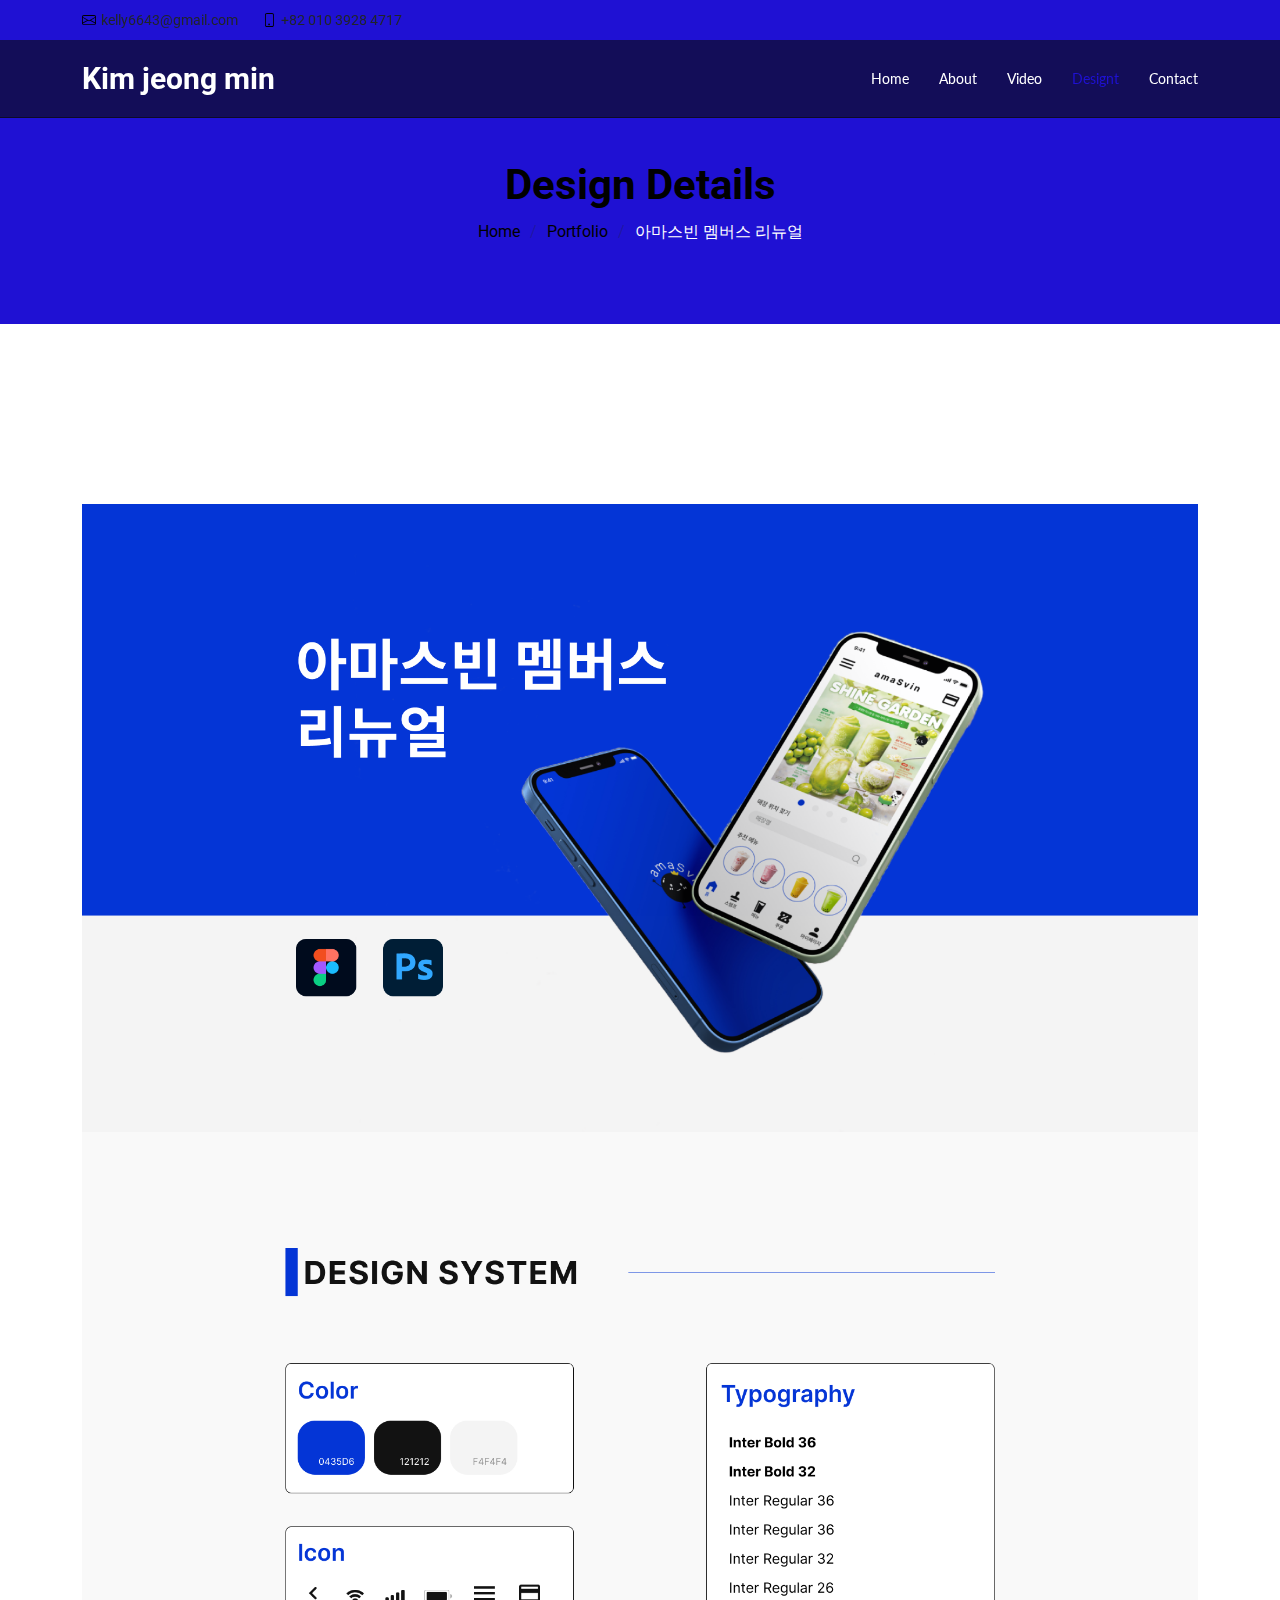
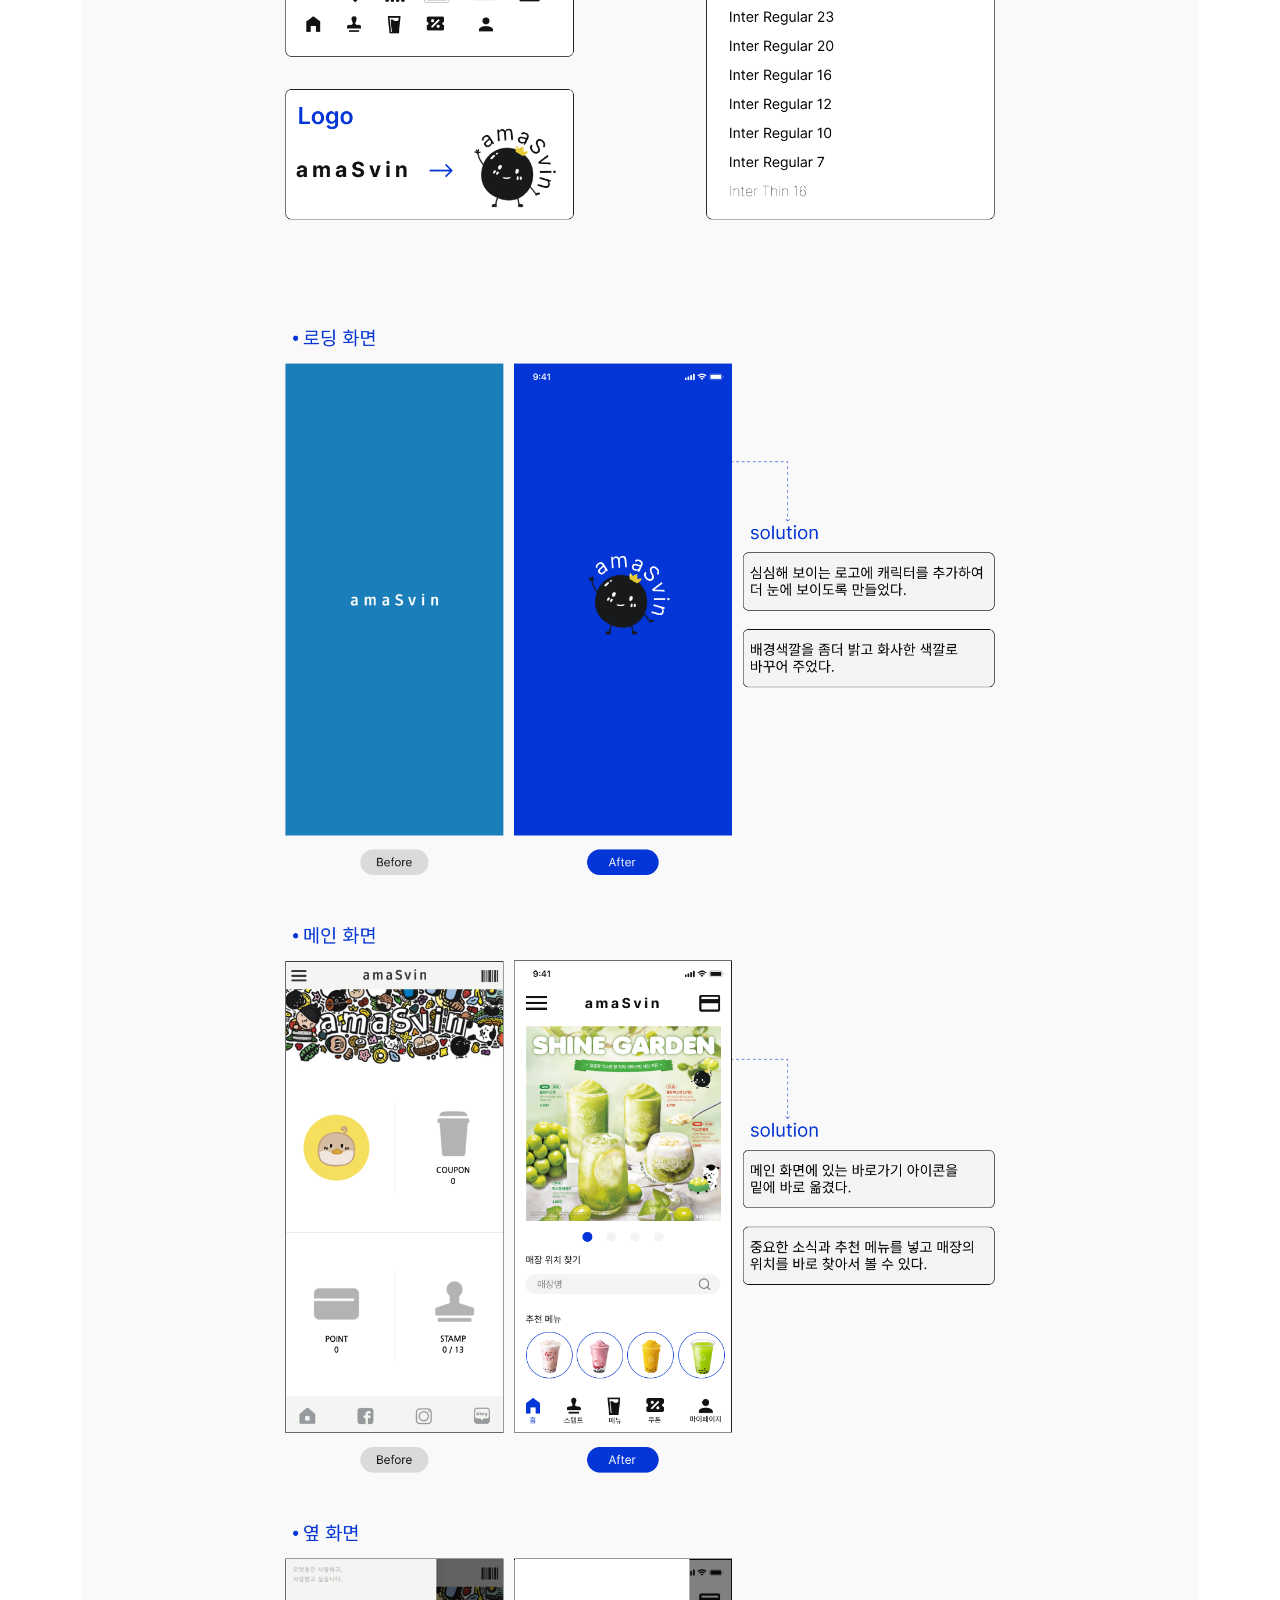
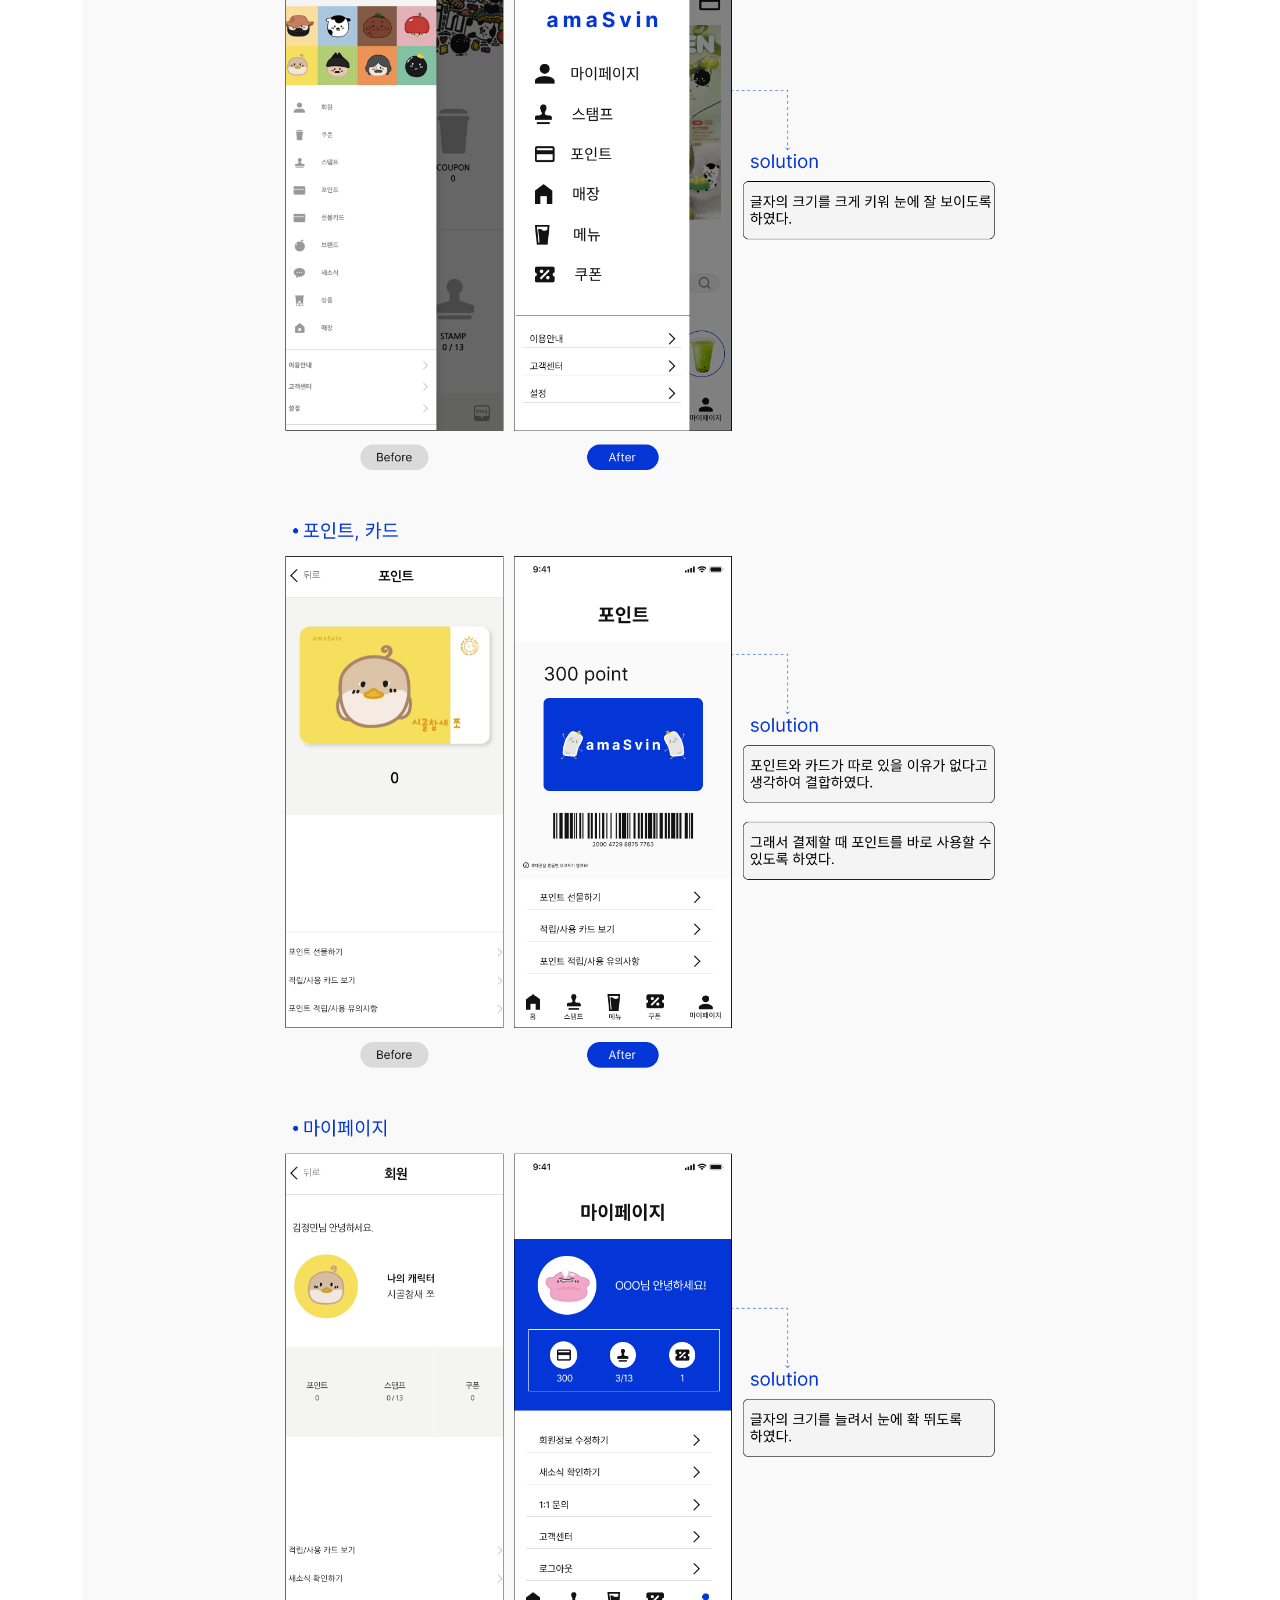
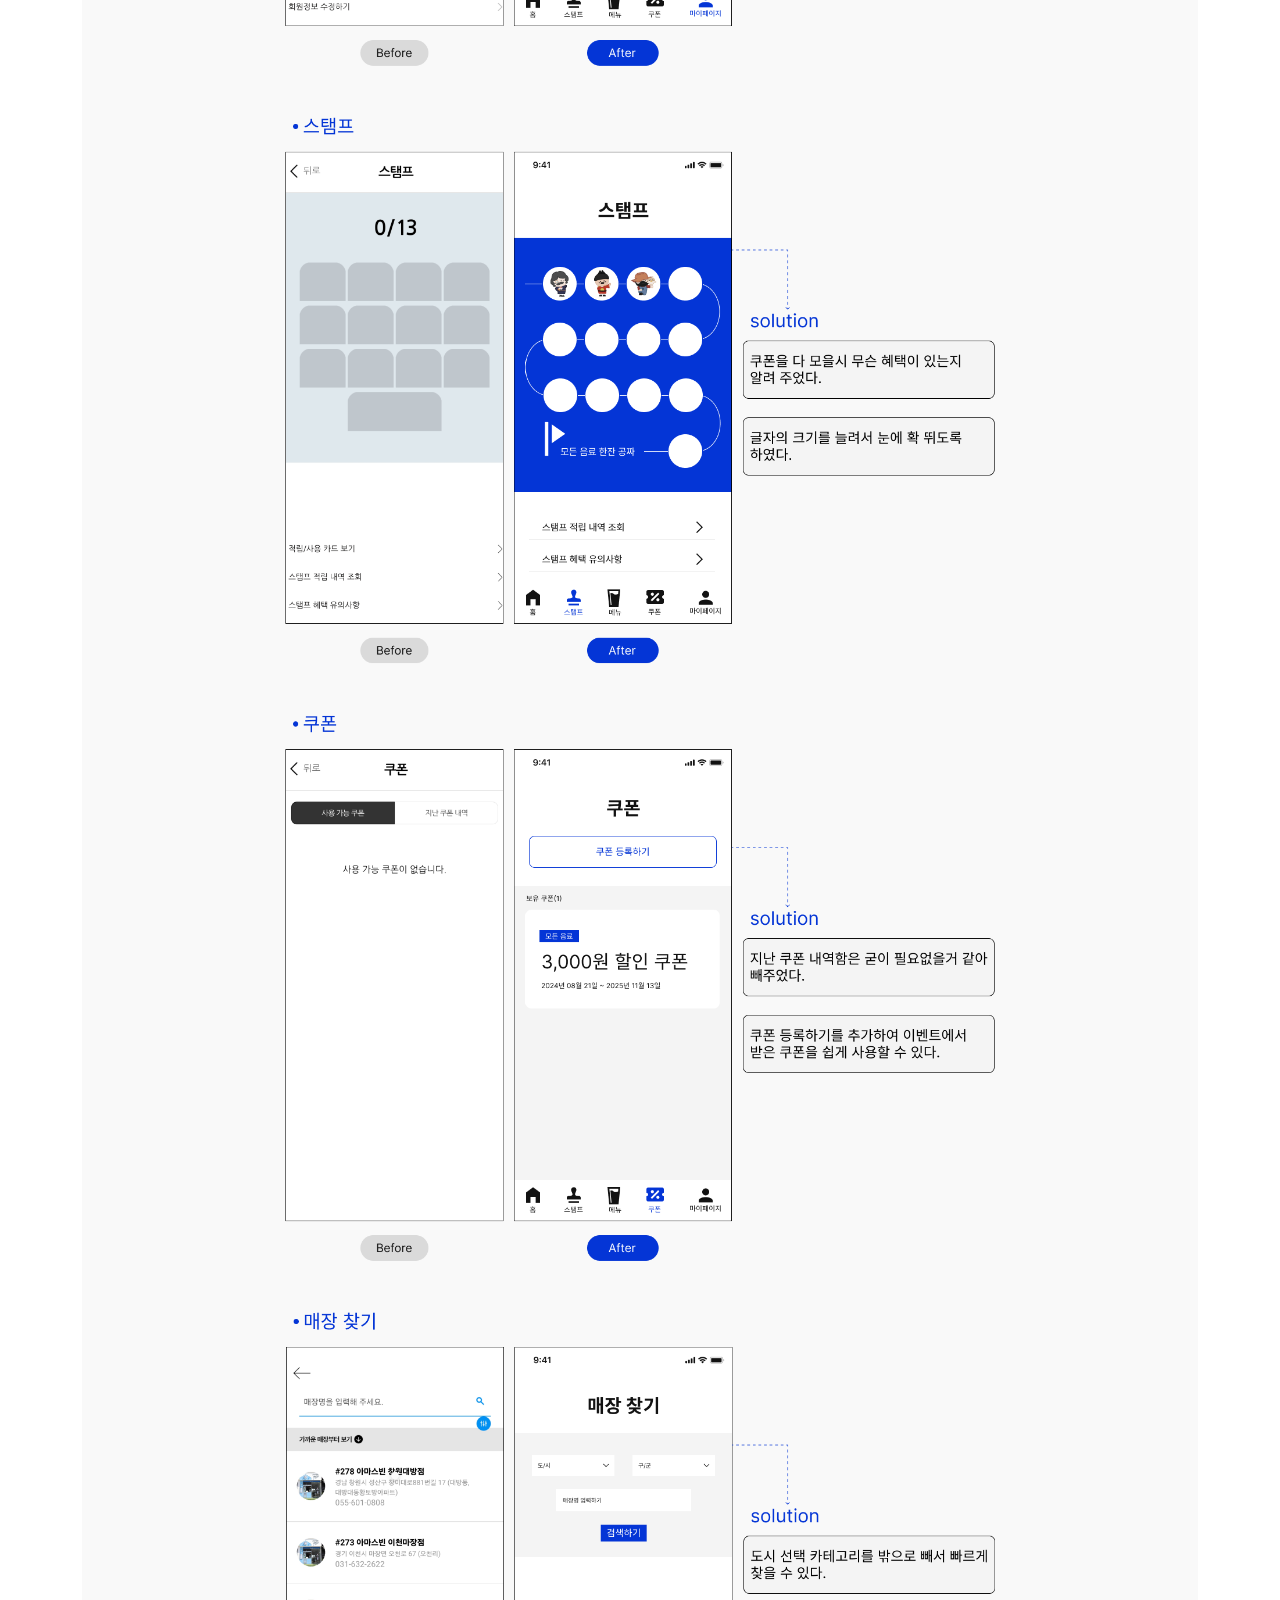
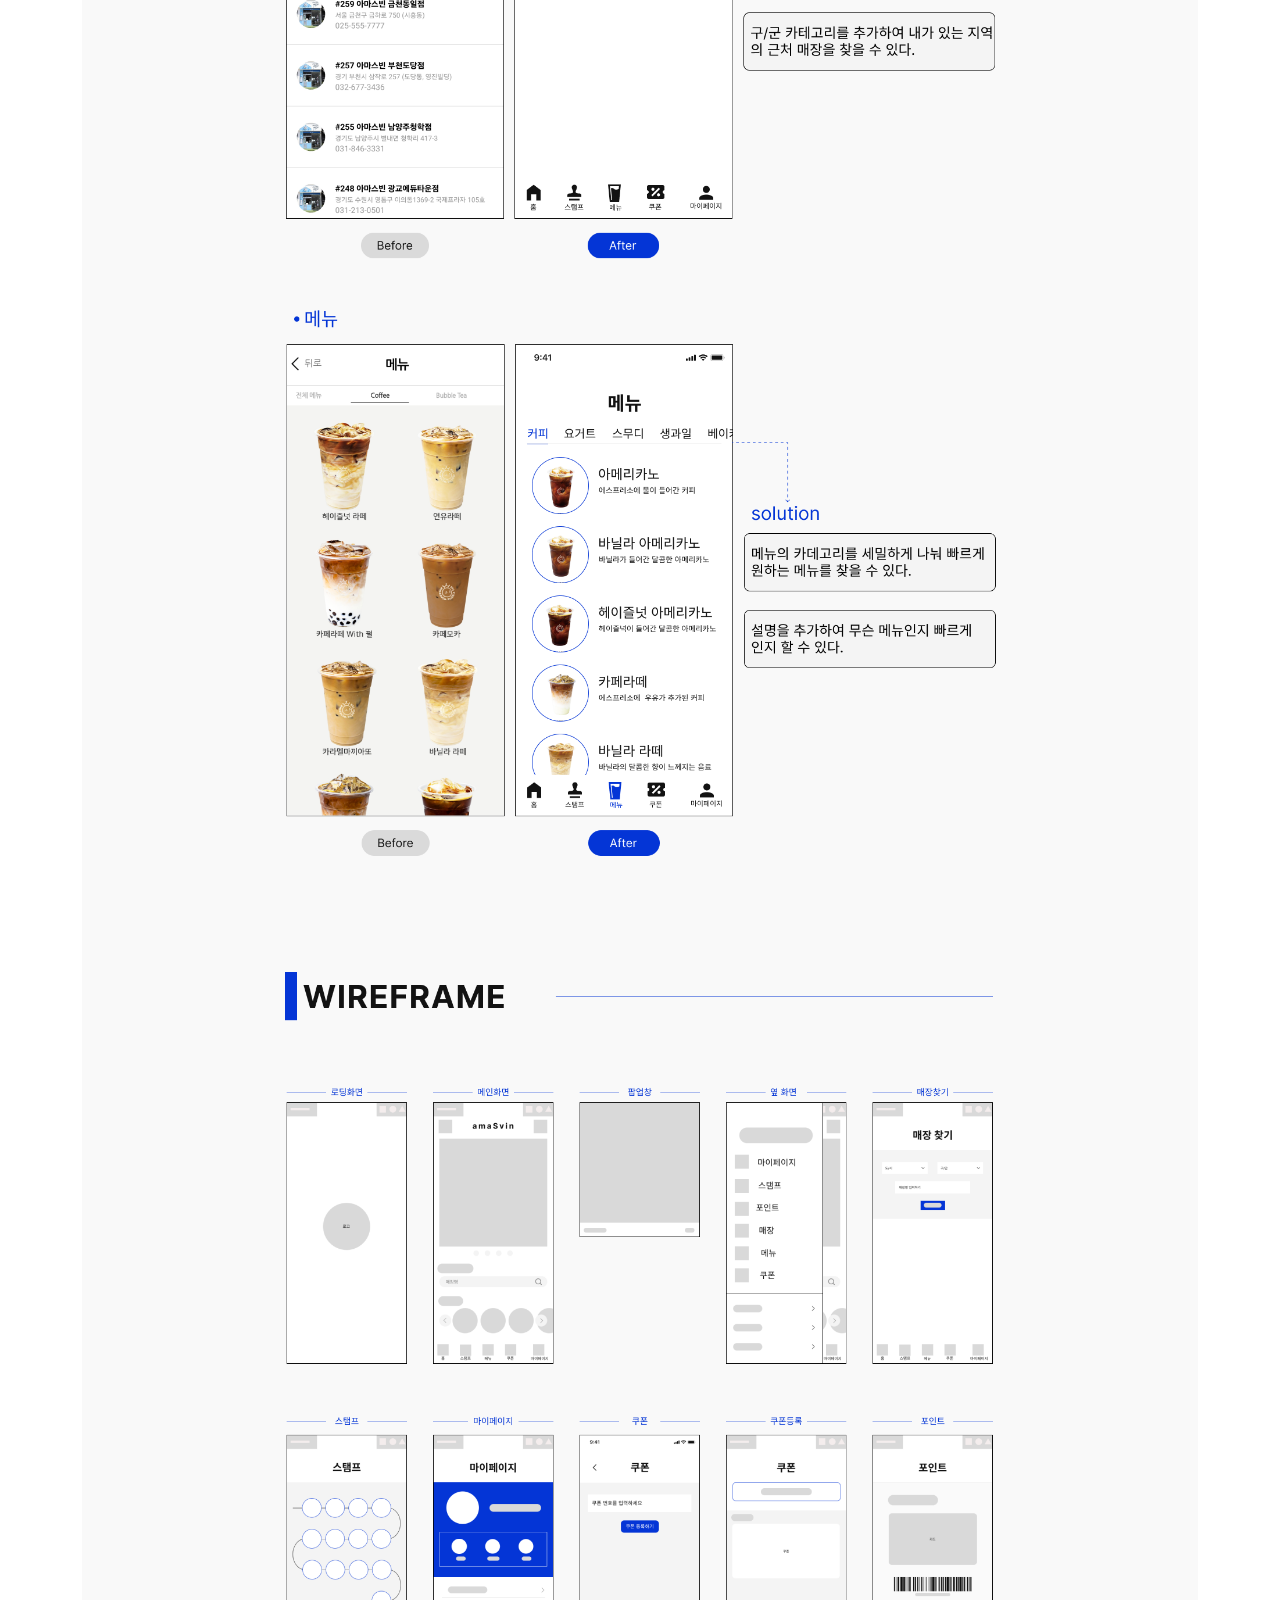
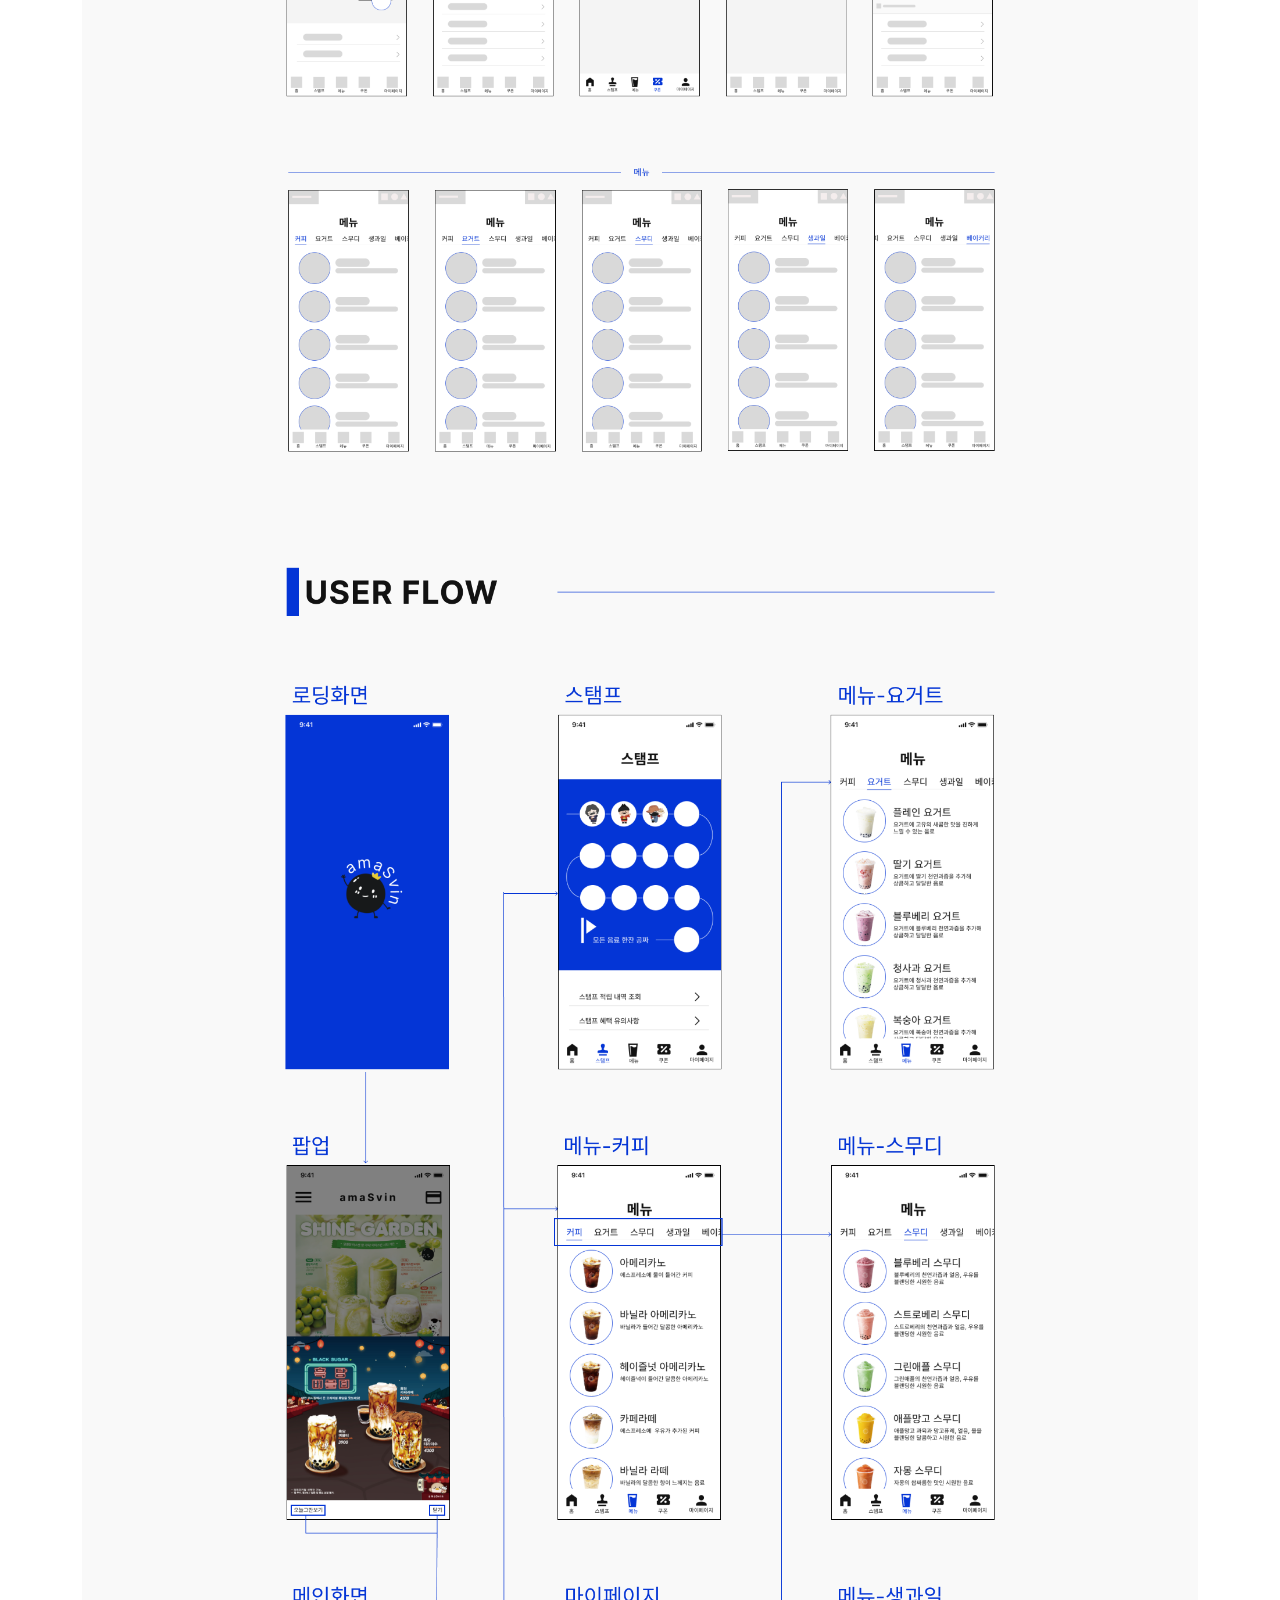
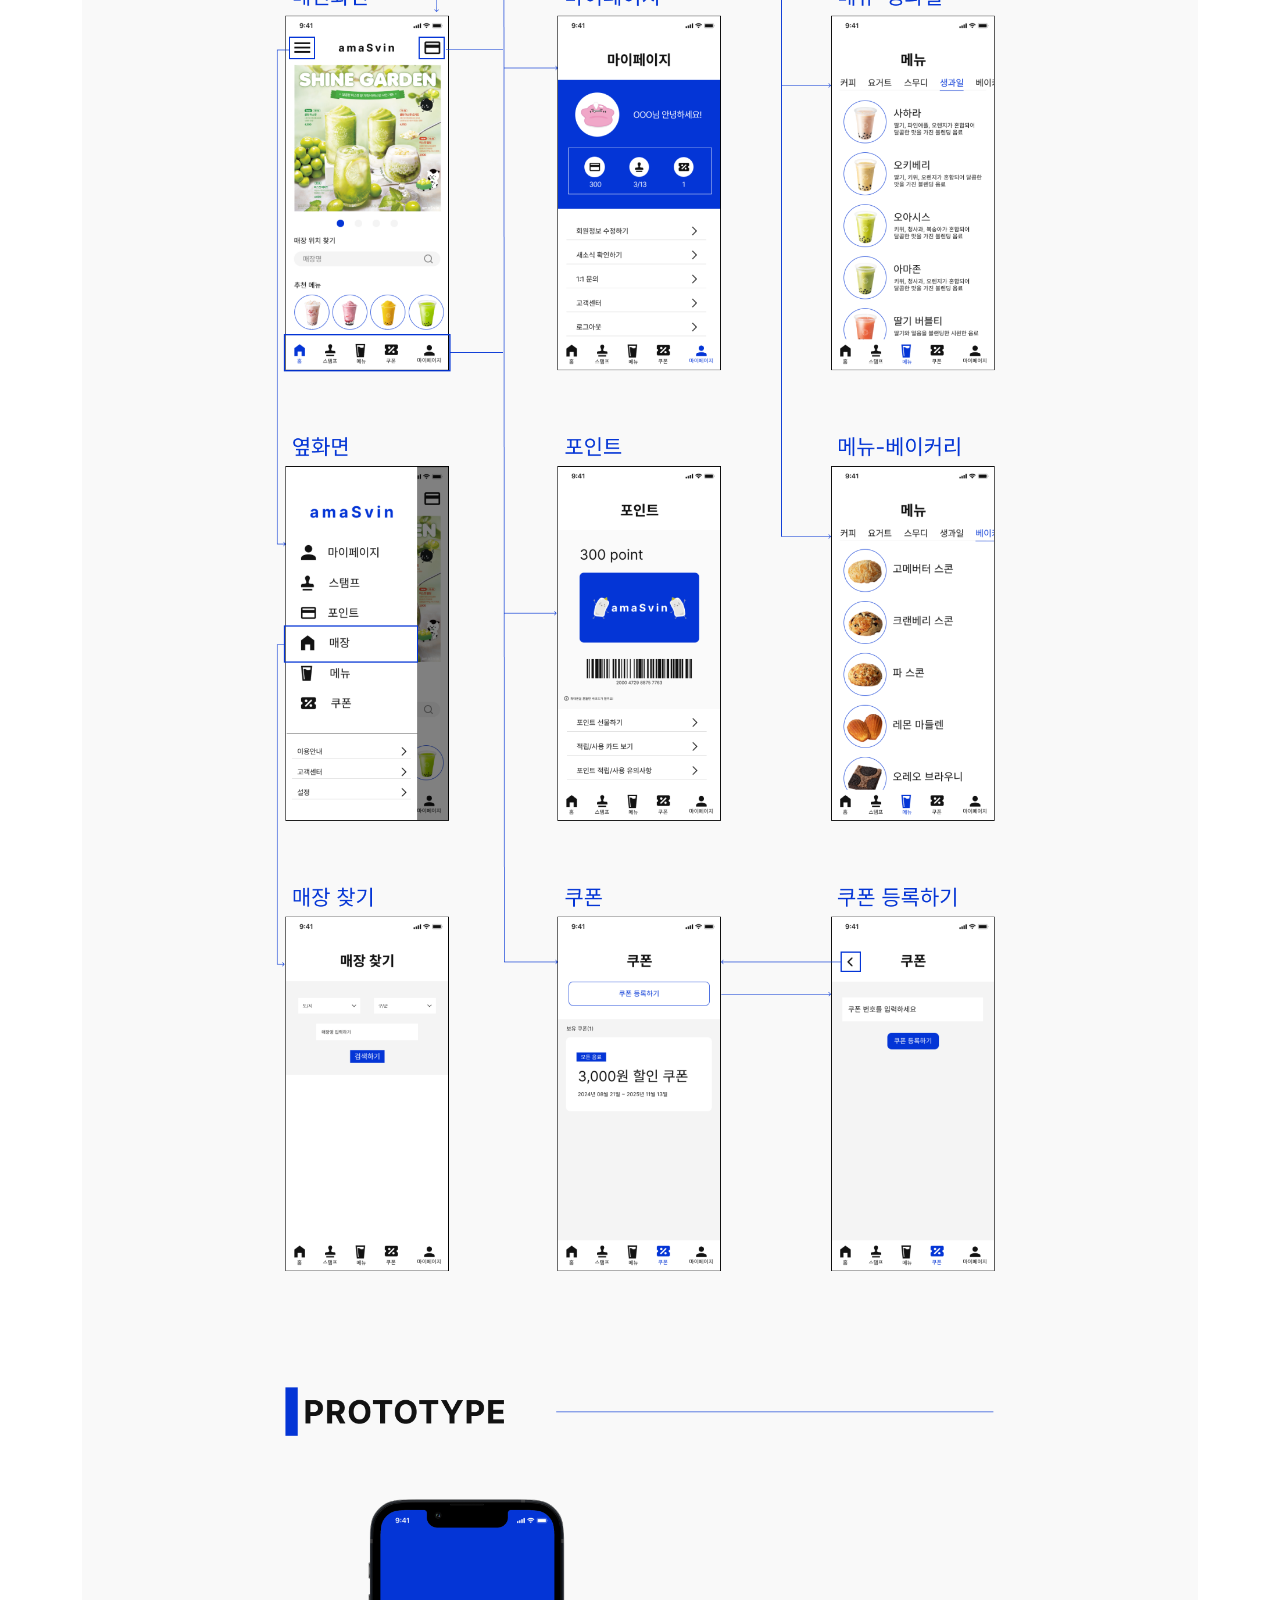
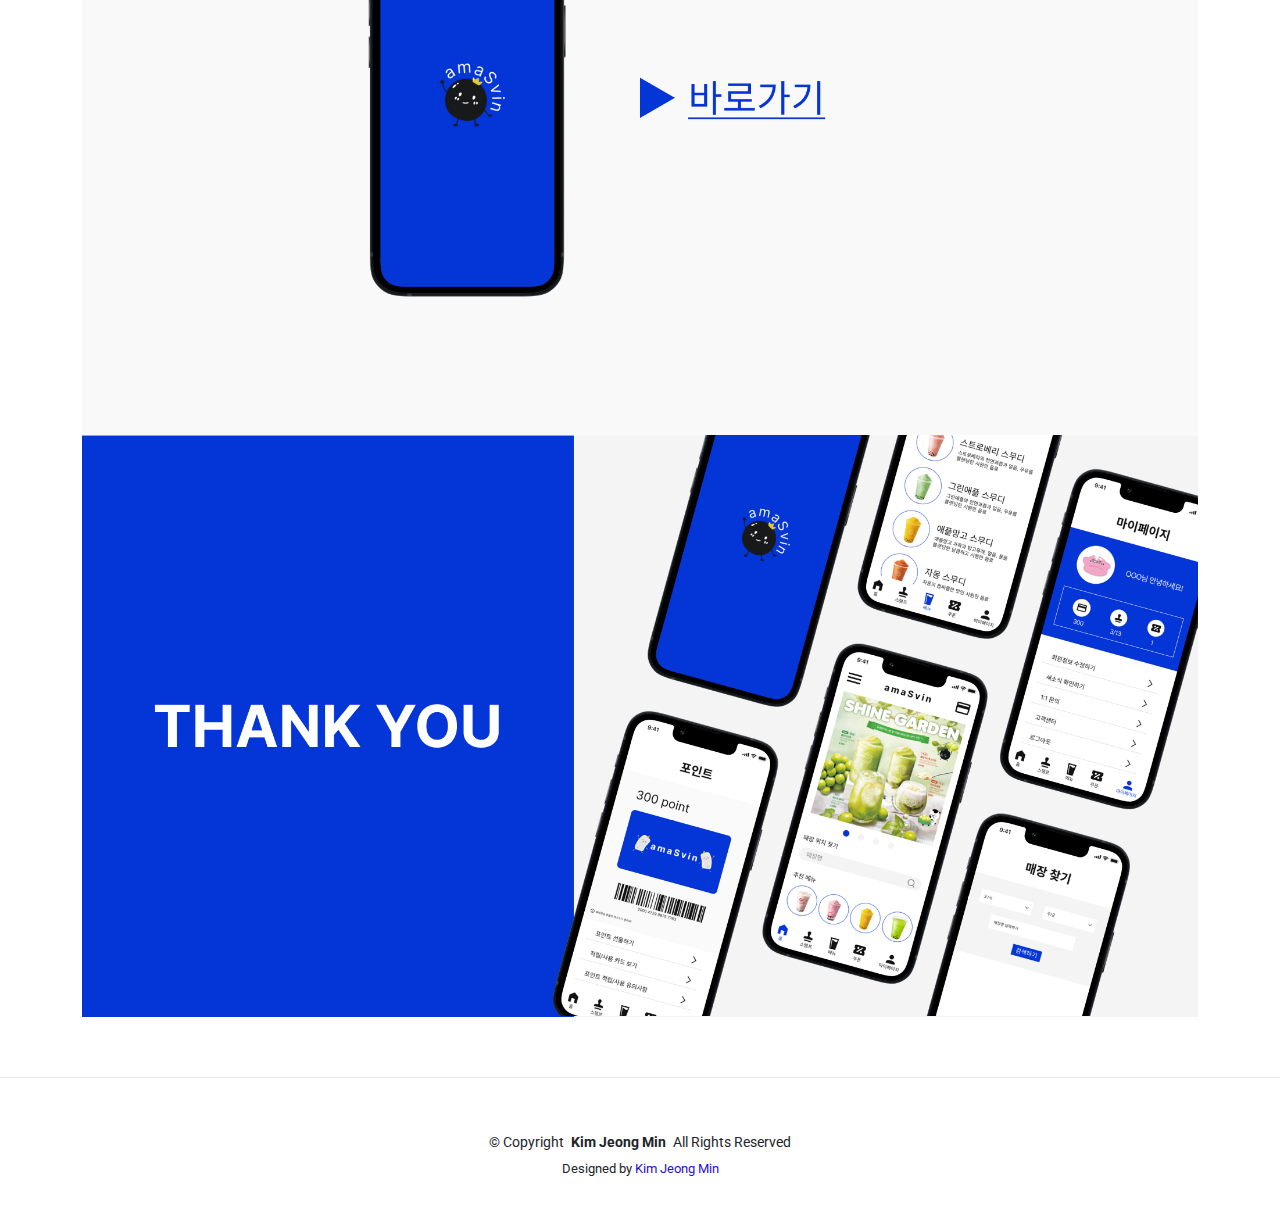
<file: detail(ama).html>
<!DOCTYPE html>
<html lang="ko">

<head>
  <meta charset="utf-8">
  <meta content="width=device-width, initial-scale=1.0" name="viewport">
  <title>김정민 포트폴리오</title>
  <meta name="description" content="">
  <meta name="keywords" content="">
  <meta name="author" content="김정민">

  <!-- Favicons -->
  <link href="assets/img/favicon-16x16.png" rel="icon">

  <!-- Fonts -->
  <link href="https://fonts.googleapis.com" rel="preconnect">
  <link href="https://fonts.gstatic.com" rel="preconnect" crossorigin>
  <link href="https://fonts.googleapis.com/css2?family=Roboto:ital,wght@0,100;0,300;0,400;0,500;0,700;0,900;1,100;1,300;1,400;1,500;1,700;1,900&family=Lato:ital,wght@0,100;0,300;0,400;0,700;0,900;1,100;1,300;1,400;1,700;1,900&display=swap" rel="stylesheet">
  <link href="https://fonts.googleapis.com/css2?family=Roboto:ital,wght@0,100;0,300;0,400;0,500;0,700;0,900;1,100;1,300;1,400;1,500;1,700;1,900&family=Poppins:ital,wght@0,100;0,200;0,300;0,400;0,500;0,600;0,700;0,800;0,900;1,100;1,200;1,300;1,400;1,500;1,600;1,700;1,800;1,900&family=Playfair+Display:ital,wght@0,400;0,500;0,600;0,700;0,800;0,900;1,400;1,500;1,600;1,700;1,800;1,900&display=swap" rel="stylesheet">


  <!-- Vendor CSS Files -->
  <link href="assets/vendor/bootstrap/css/bootstrap.min.css" rel="stylesheet">
  <link href="assets/vendor/bootstrap-icons/bootstrap-icons.css" rel="stylesheet">
  <link href="assets/vendor/aos/aos.css" rel="stylesheet">
  <link href="assets/vendor/swiper/swiper-bundle.min.css" rel="stylesheet">
  <link href="assets/vendor/glightbox/css/glightbox.min.css" rel="stylesheet">

  <!-- Main CSS File -->
  <link href="assets/css/main.css" rel="stylesheet">
</head>
<body class="starter-page-page">

  <header id="header" class="header fixed-top">

    <div class="topbar d-flex align-items-center">
      <div class="container d-flex justify-content-center justify-content-md-between">
        <div class="contact-info d-flex align-items-center">
          <i class="bi bi-envelope d-flex align-items-center" style="color: #000000;"><a href="mailto:kelly6643@gmail.com">kelly6643@gmail.com</a></i>
          <i class="bi bi-phone d-flex align-items-center ms-4" style="color: #000000;"><span>+82 010 3928 4717</span></i>
        </div>
      </div>
    </div><!-- End Top Bar -->

    <div class="branding d-flex align-items-cente">

      <div class="container position-relative d-flex align-items-center justify-content-between" >
        <a href="index.html" class="logo d-flex align-items-center me-auto me-xl-0">
          <!-- Uncomment the line below if you also wish to use an image logo -->
          <!-- <img src="assets/img/logo.png" alt=""> -->
          <h1 class="sitename" style="color: #ffffff;">Kim jeong min</h1>
        </a>

        <nav id="navmenu" class="navmenu">
          <ul>
            <li><a href="index.html#hero" >Home<br></a></li>
            <li><a href="index.html#about">About</a></li>
            <li><a href="index.html#tabs">Video<br></a></li>
            <li><a href="index.html#blog-posts" class="active">Designt</a></li>
            <li><a href="index.html#contact">Contact</a></li>
          </ul>
          <i class="mobile-nav-toggle d-xl-none bi bi-list"></i>
        </nav>

      </div>

    </div>

  </header>

  <main class="main">

    <!-- Page Title -->
    <div class="page-title position-relative" data-aos="fade" style="background-color: #1f11d3;">
      <div class="container position-relative">
        <h1 style="color: #000000;">Design Details<br></h1>
        <nav class="breadcrumbs">
          <ol>
            <li><a href="index.html" style="color: #000000;">Home</a></li>
            <li><a href="index.html#blog-posts" style="color: #000000;">Portfolio</a></li>
            <li class="current" style="color: #ffffff;">아마스빈 멤버스 리뉴얼</li>
          </ol>
        </nav>
      </div>
    </div><!-- End Page Title -->

    <!-- Starter Section Section -->
    <section id="starter-section" class="starter-section section">

      <!-- Section Title -->
      
    </section><!-- /Starter Section Section -->

    <section id="portfolio-details" class="portfolio-details section">
      <div class="container" data-aos="fade-up" data-aos-delay="100">

        <div class="row gy-4">
          <div class="col-lg-12">
            <div class="portfolio-details-slider swiper init-swiper">

              <script type="application/json" class="swiper-config">
                {
                  "loop": true,
                  "speed": 600,
                  "autoplay": {
                    "delay": 3000
                  },
                  "slidesPerView": "auto",
                  "pagination": {
                    "el": ".swiper-pagination",
                    "type": "bullets",
                    "clickable": true
                  }
                }
              </script>

              <div class="swiper-wrapper align-items-center">

                <div class="swiper-slide">
                  <a href="https://www.figma.com/design/2zqYf4ukNL56aYhhLOXnXq/%EC%95%84%EB%A7%88%EC%8A%A4%EB%B9%88?node-id=47-2749&t=EQIAceDkj154n6s7-1"><img src="assets/img/ama.png" alt=""></a>
                </div>


              </div>
              <div class="swiper-pagination"></div>
            </div>
          </div>
        </div>

      </div>

    </section><!-- /Portfolio Details Section -->
  </main>

  <footer id="footer" class="footer">
    <div class="container copyright text-center mt-4">
      <p>© <span>Copyright</span> <strong class="px-1 sitename">Kim Jeong Min</strong> <span>All Rights Reserved</span></p>
      <div class="credits">
        Designed by <a href="index.html">Kim Jeong Min</a>
      </div>
    </div>

  </footer>

  <!-- Scroll Top -->
  <a href="#" id="scroll-top" class="scroll-top d-flex align-items-center justify-content-center"><i class="bi bi-arrow-up-short"></i></a>

  <!-- Preloader -->
  <div id="preloader"></div>

  <!-- Vendor JS Files -->
  <script src="assets/vendor/bootstrap/js/bootstrap.bundle.min.js"></script>
  <script src="assets/vendor/php-email-form/validate.js"></script>
  <script src="assets/vendor/aos/aos.js"></script>
  <script src="assets/vendor/glightbox/js/glightbox.min.js"></script>
  <script src="assets/vendor/imagesloaded/imagesloaded.pkgd.min.js"></script>
  <script src="assets/vendor/isotope-layout/isotope.pkgd.min.js"></script>
  <script src="assets/vendor/swiper/swiper-bundle.min.js"></script>

  <!-- Main JS File -->
  <script src="assets/js/main.js"></script>

</body>

</html>
</file>
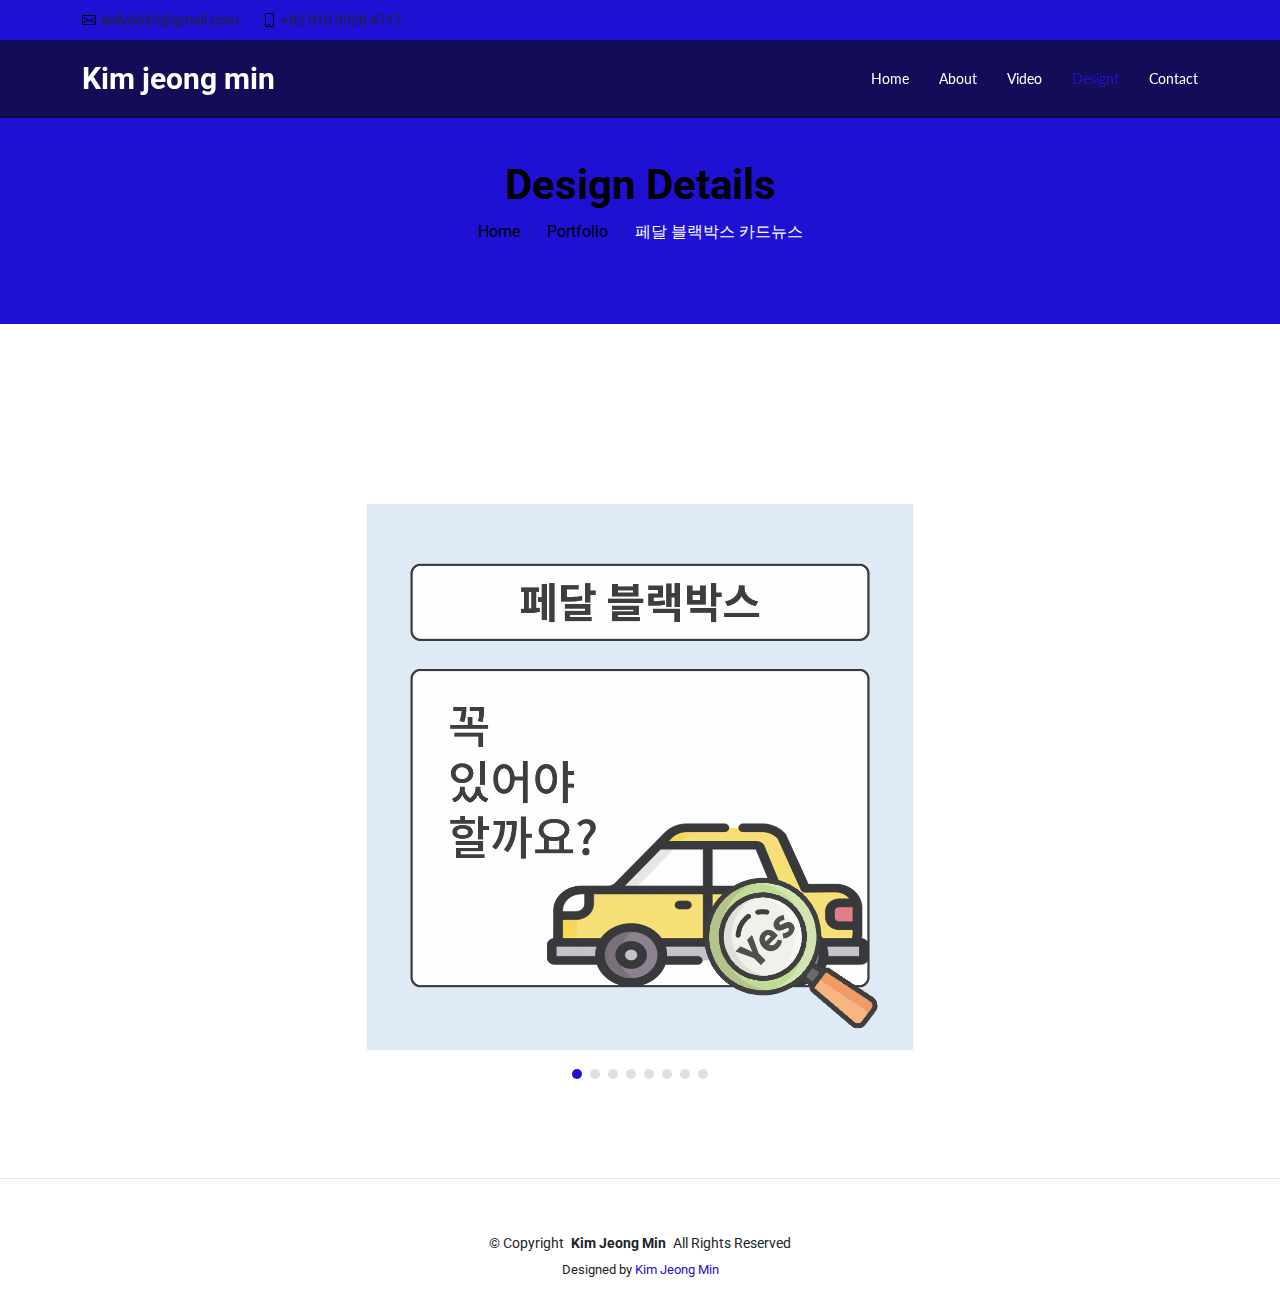
<file: detail(blackbox).html>
<!DOCTYPE html>
<html lang="ko">

<head>
  <meta charset="utf-8">
  <meta content="width=device-width, initial-scale=1.0" name="viewport">
  <title>김정민 포트폴리오</title>
  <meta name="description" content="">
  <meta name="keywords" content="">
  <meta name="author" content="김정민">

  <!-- Favicons -->
  <link href="assets/img/favicon-16x16.png" rel="icon">

  <!-- Fonts -->
  <link href="https://fonts.googleapis.com" rel="preconnect">
  <link href="https://fonts.gstatic.com" rel="preconnect" crossorigin>
  <link href="https://fonts.googleapis.com/css2?family=Roboto:ital,wght@0,100;0,300;0,400;0,500;0,700;0,900;1,100;1,300;1,400;1,500;1,700;1,900&family=Lato:ital,wght@0,100;0,300;0,400;0,700;0,900;1,100;1,300;1,400;1,700;1,900&display=swap" rel="stylesheet">
  <link href="https://fonts.googleapis.com/css2?family=Roboto:ital,wght@0,100;0,300;0,400;0,500;0,700;0,900;1,100;1,300;1,400;1,500;1,700;1,900&family=Poppins:ital,wght@0,100;0,200;0,300;0,400;0,500;0,600;0,700;0,800;0,900;1,100;1,200;1,300;1,400;1,500;1,600;1,700;1,800;1,900&family=Playfair+Display:ital,wght@0,400;0,500;0,600;0,700;0,800;0,900;1,400;1,500;1,600;1,700;1,800;1,900&display=swap" rel="stylesheet">


  <!-- Vendor CSS Files -->
  <link href="assets/vendor/bootstrap/css/bootstrap.min.css" rel="stylesheet">
  <link href="assets/vendor/bootstrap-icons/bootstrap-icons.css" rel="stylesheet">
  <link href="assets/vendor/aos/aos.css" rel="stylesheet">
  <link href="assets/vendor/swiper/swiper-bundle.min.css" rel="stylesheet">
  <link href="assets/vendor/glightbox/css/glightbox.min.css" rel="stylesheet">

  <!-- Main CSS File -->
  <link href="assets/css/main.css" rel="stylesheet">
</head>
<body class="starter-page-page">

  <header id="header" class="header fixed-top">

    <div class="topbar d-flex align-items-center">
      <div class="container d-flex justify-content-center justify-content-md-between">
        <div class="contact-info d-flex align-items-center">
          <i class="bi bi-envelope d-flex align-items-center" style="color: #000000;"><a href="mailto:kelly6643@gmail.com">kelly6643@gmail.com</a></i>
          <i class="bi bi-phone d-flex align-items-center ms-4" style="color: #000000;"><span>+82 010 3928 4717</span></i>
        </div>
      </div>
    </div><!-- End Top Bar -->

    <div class="branding d-flex align-items-cente">

      <div class="container position-relative d-flex align-items-center justify-content-between" >
        <a href="index.html" class="logo d-flex align-items-center me-auto me-xl-0">
          <!-- Uncomment the line below if you also wish to use an image logo -->
          <!-- <img src="assets/img/logo.png" alt=""> -->
          <h1 class="sitename" style="color: #ffffff;">Kim jeong min</h1>
        </a>

        <nav id="navmenu" class="navmenu">
          <ul>
            <li><a href="index.html#hero" >Home<br></a></li>
            <li><a href="index.html#about">About</a></li>
            <li><a href="index.html#tabs">Video<br></a></li>
            <li><a href="index.html#blog-posts" class="active">Designt</a></li>
            <li><a href="index.html#contact">Contact</a></li>
          </ul>
          <i class="mobile-nav-toggle d-xl-none bi bi-list"></i>
        </nav>

      </div>

    </div>

  </header>

  <main class="main">

    <!-- Page Title -->
    <div class="page-title position-relative" data-aos="fade" style="background-color: #1f11d3;">
      <div class="container position-relative">
        <h1 style="color: #000000;">Design Details<br></h1>
        <nav class="breadcrumbs">
          <ol>
            <li><a href="index.html" style="color: #000000;">Home</a></li>
            <li><a href="index.html#blog-posts" style="color: #000000;">Portfolio</a></li>
            <li class="current" style="color: #ffffff;">페달 블랙박스 카드뉴스</li>
          </ol>
        </nav>
      </div>
    </div><!-- End Page Title -->

    <!-- Starter Section Section -->
    <section id="starter-section" class="starter-section section">

      <!-- Section Title -->
      
    </section><!-- /Starter Section Section -->

    <section id="portfolio-details" class="portfolio-details section">

      <div class="container" data-aos="fade-up" data-aos-delay="100">

        <div class="row gy-4">
          <div class="col-lg-3"></div>
          <div class="col-lg-6">
            <div class="portfolio-details-slider swiper init-swiper">

              <script type="application/json" class="swiper-config">
                {
                  "loop": true,
                  "speed": 600,
                  "autoplay": {
                    "delay": 3000
                  },
                  "slidesPerView": "auto",
                  "pagination": {
                    "el": ".swiper-pagination",
                    "type": "bullets",
                    "clickable": true
                  }
                }
              </script>

              <div class="swiper-wrapper align-items-center">

                <div class="swiper-slide">
                  <img src="assets/img/카드뉴스(페달블랙박스)/카드뉴스.jpg" alt="">
                </div>

                <div class="swiper-slide">
                  <img src="assets/img/카드뉴스(페달블랙박스)/카드뉴스1.jpg" alt="">
                </div>

                <div class="swiper-slide">
                  <img src="assets/img/카드뉴스(페달블랙박스)/카드뉴스2.jpg" alt="">
                </div>

                <div class="swiper-slide">
                  <img src="assets/img/카드뉴스(페달블랙박스)/카드뉴스3.jpg" alt="">
                </div>

                <div class="swiper-slide">
                  <img src="assets/img/카드뉴스(페달블랙박스)/카드뉴스4.jpg" alt="">
                </div>

                <div class="swiper-slide">
                  <img src="assets/img/카드뉴스(페달블랙박스)/카드뉴스5.jpg" alt="">
                </div>

                <div class="swiper-slide">
                  <img src="assets/img/카드뉴스(페달블랙박스)/카드뉴스6.jpg" alt="">
                </div>

                <div class="swiper-slide">
                  <img src="assets/img/카드뉴스(페달블랙박스)/카드뉴스7.jpg" alt="">
                </div>

              </div>
              <div class="swiper-pagination"></div>
            </div>
          </div>
          <div class="col-lg-4 ms-5">
          </div>
          <div class="col-lg-3"></div>

        </div>

      </div>

    </section><!-- /Portfolio Details Section -->

  </main>

  <footer id="footer" class="footer">
    <div class="container copyright text-center mt-4">
      <p>© <span>Copyright</span> <strong class="px-1 sitename">Kim Jeong Min</strong> <span>All Rights Reserved</span></p>
      <div class="credits">
        Designed by <a href="index.html">Kim Jeong Min</a>
      </div>
    </div>

  </footer>

  <!-- Scroll Top -->
  <a href="#" id="scroll-top" class="scroll-top d-flex align-items-center justify-content-center"><i class="bi bi-arrow-up-short"></i></a>

  <!-- Preloader -->
  <div id="preloader"></div>

  <!-- Vendor JS Files -->
  <script src="assets/vendor/bootstrap/js/bootstrap.bundle.min.js"></script>
  <script src="assets/vendor/php-email-form/validate.js"></script>
  <script src="assets/vendor/aos/aos.js"></script>
  <script src="assets/vendor/glightbox/js/glightbox.min.js"></script>
  <script src="assets/vendor/imagesloaded/imagesloaded.pkgd.min.js"></script>
  <script src="assets/vendor/isotope-layout/isotope.pkgd.min.js"></script>
  <script src="assets/vendor/swiper/swiper-bundle.min.js"></script>

  <!-- Main JS File -->
  <script src="assets/js/main.js"></script>

</body>

</html>
</file>
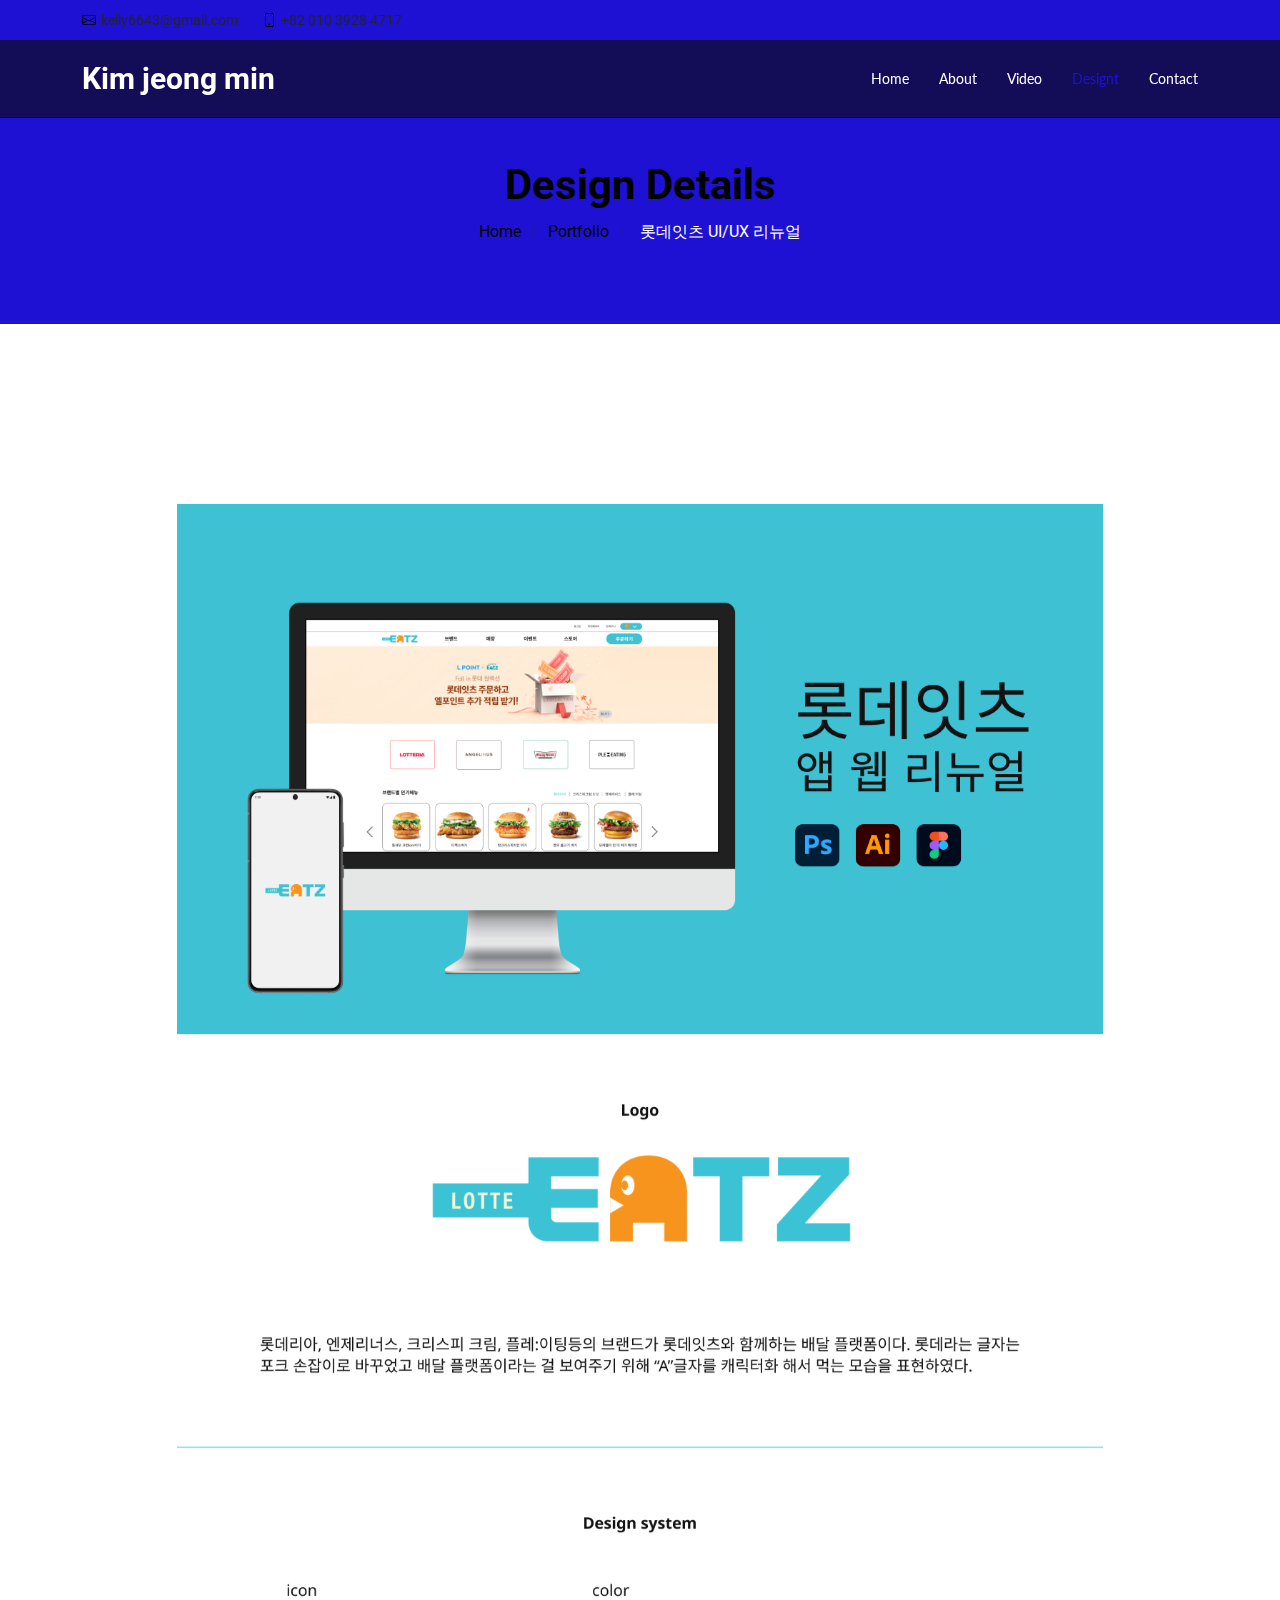
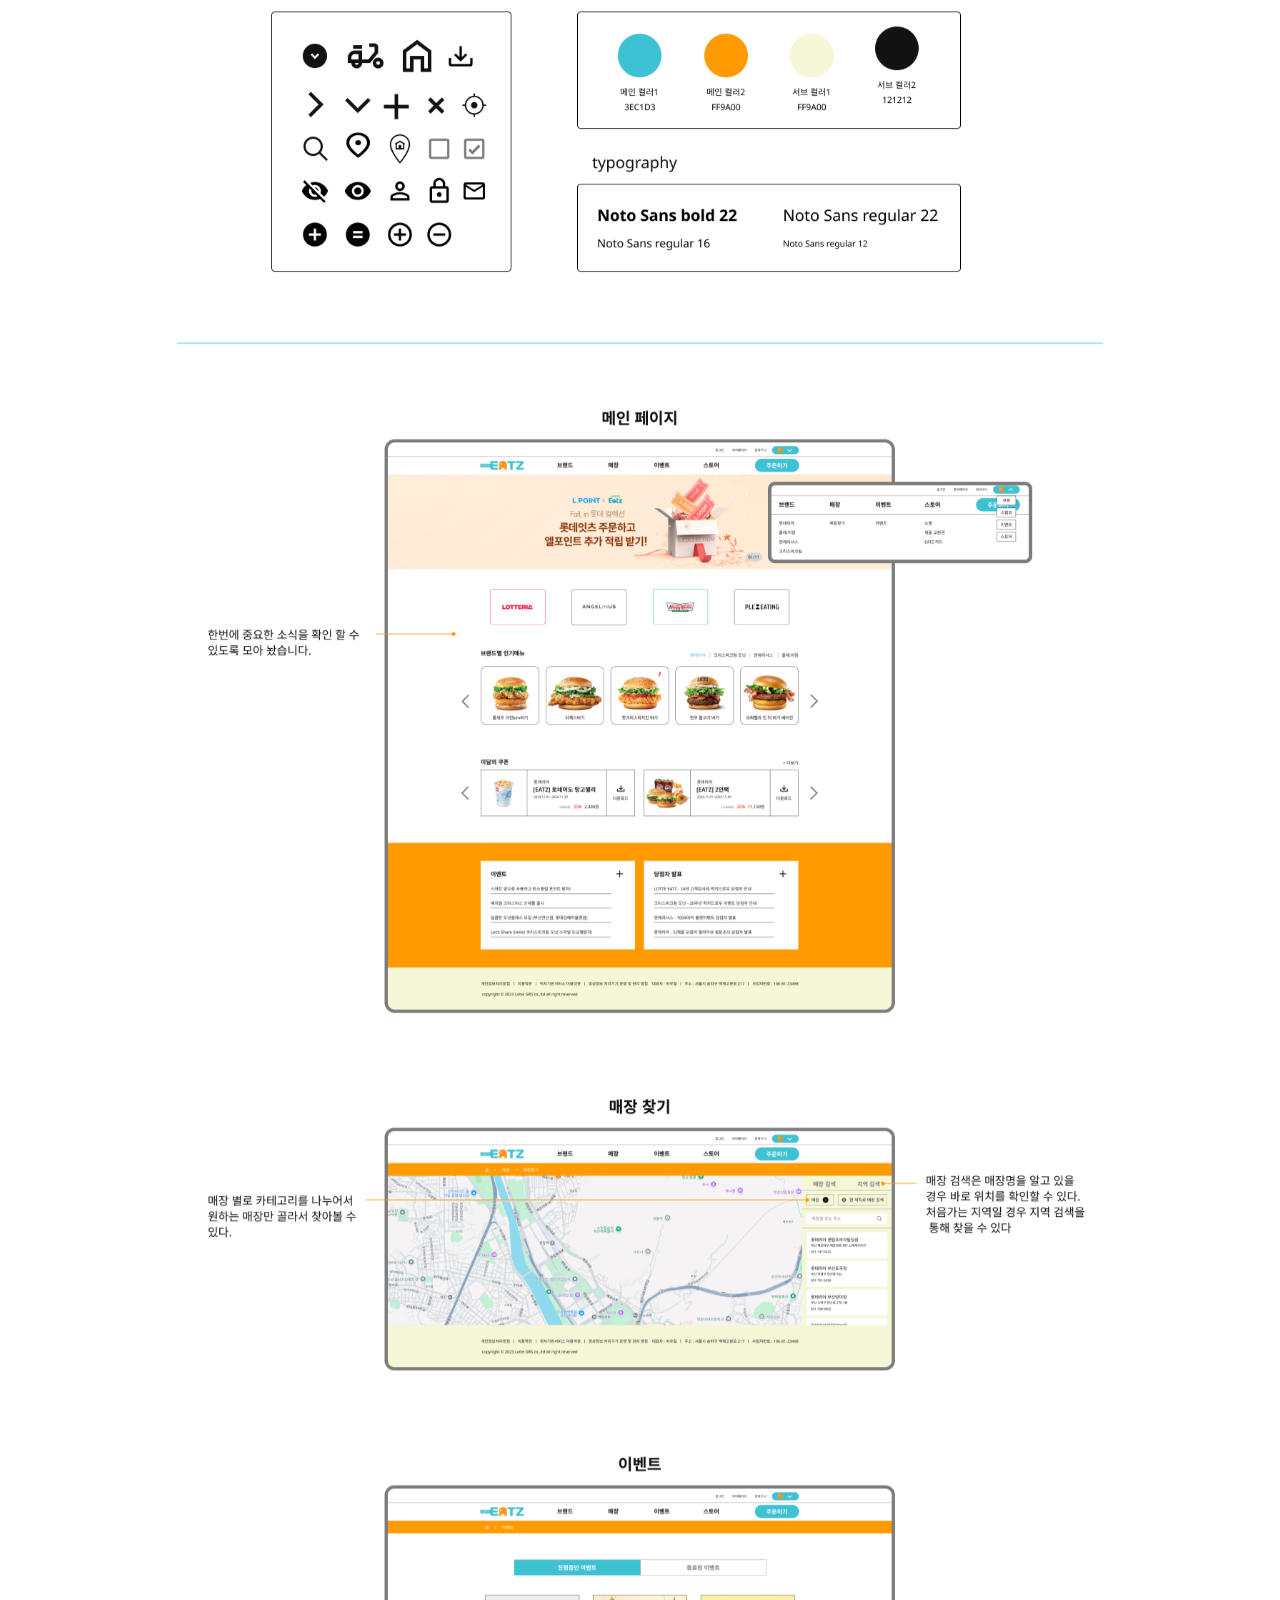
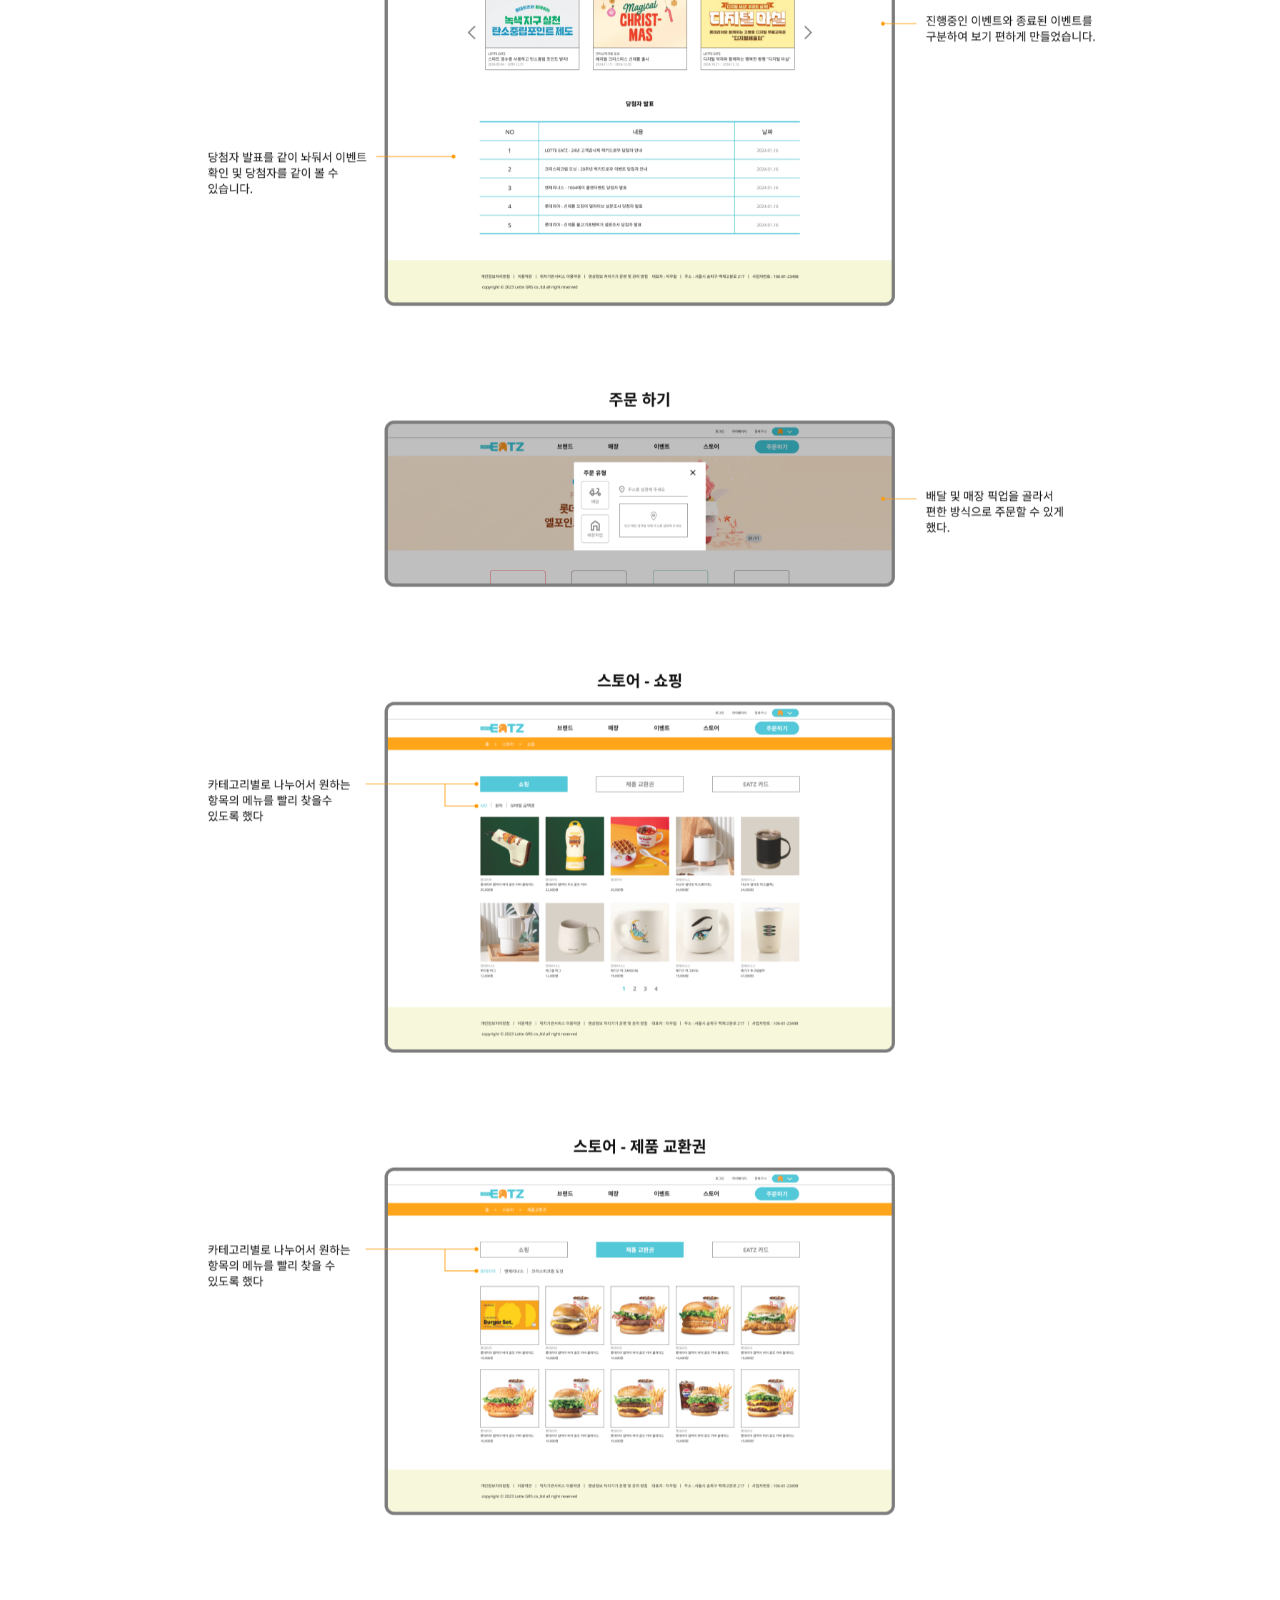
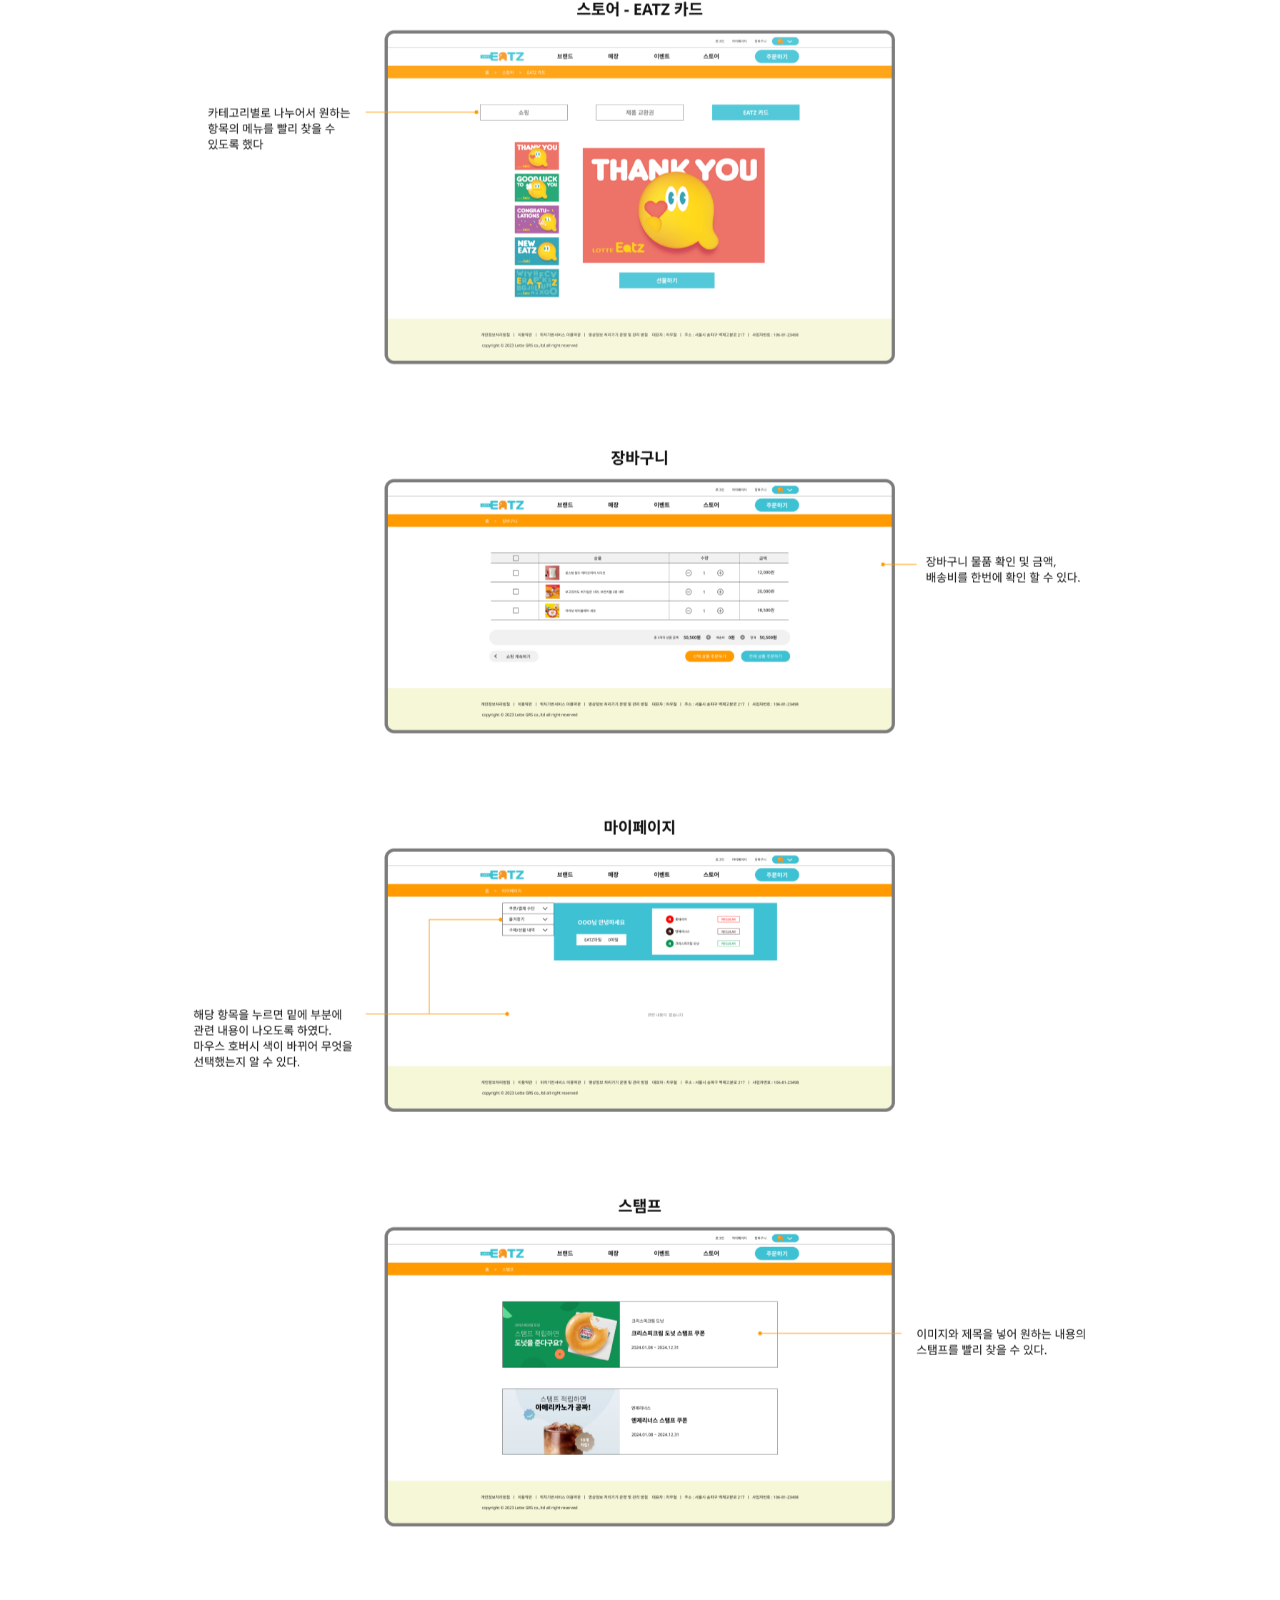
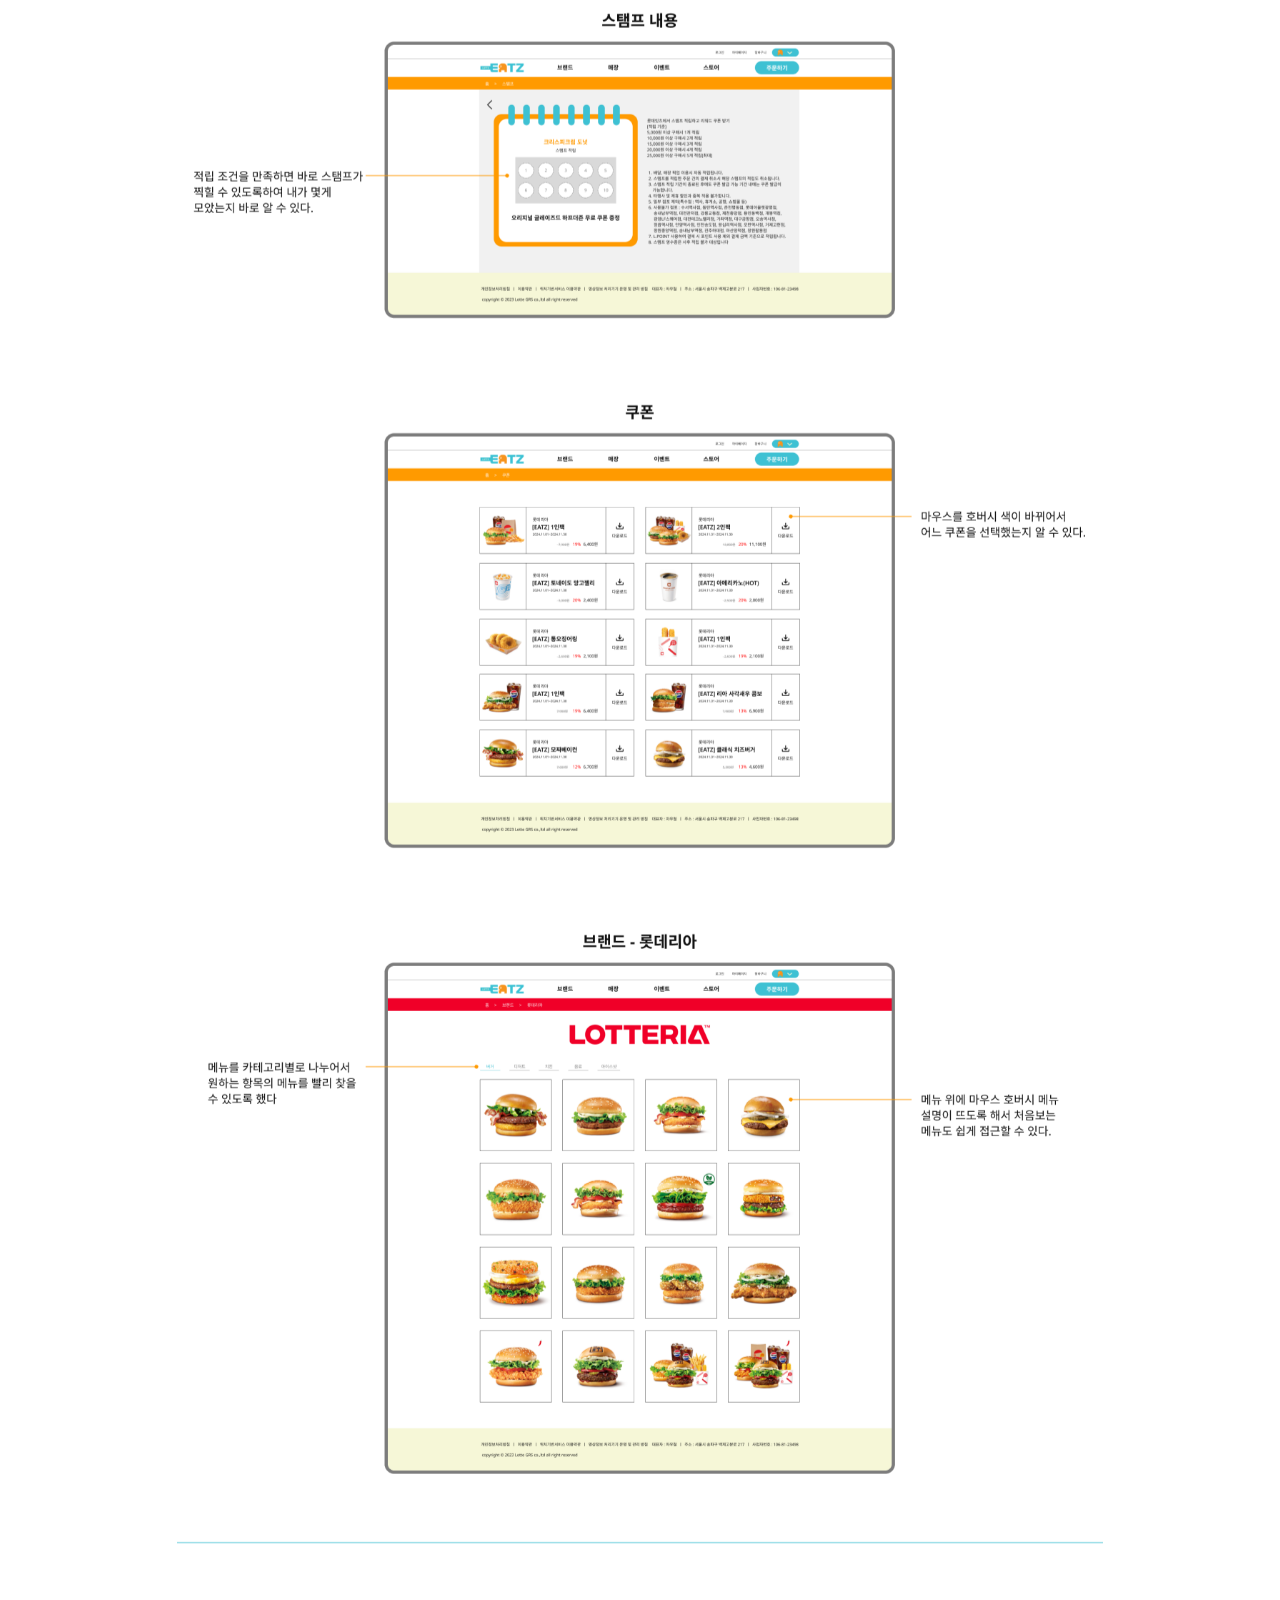
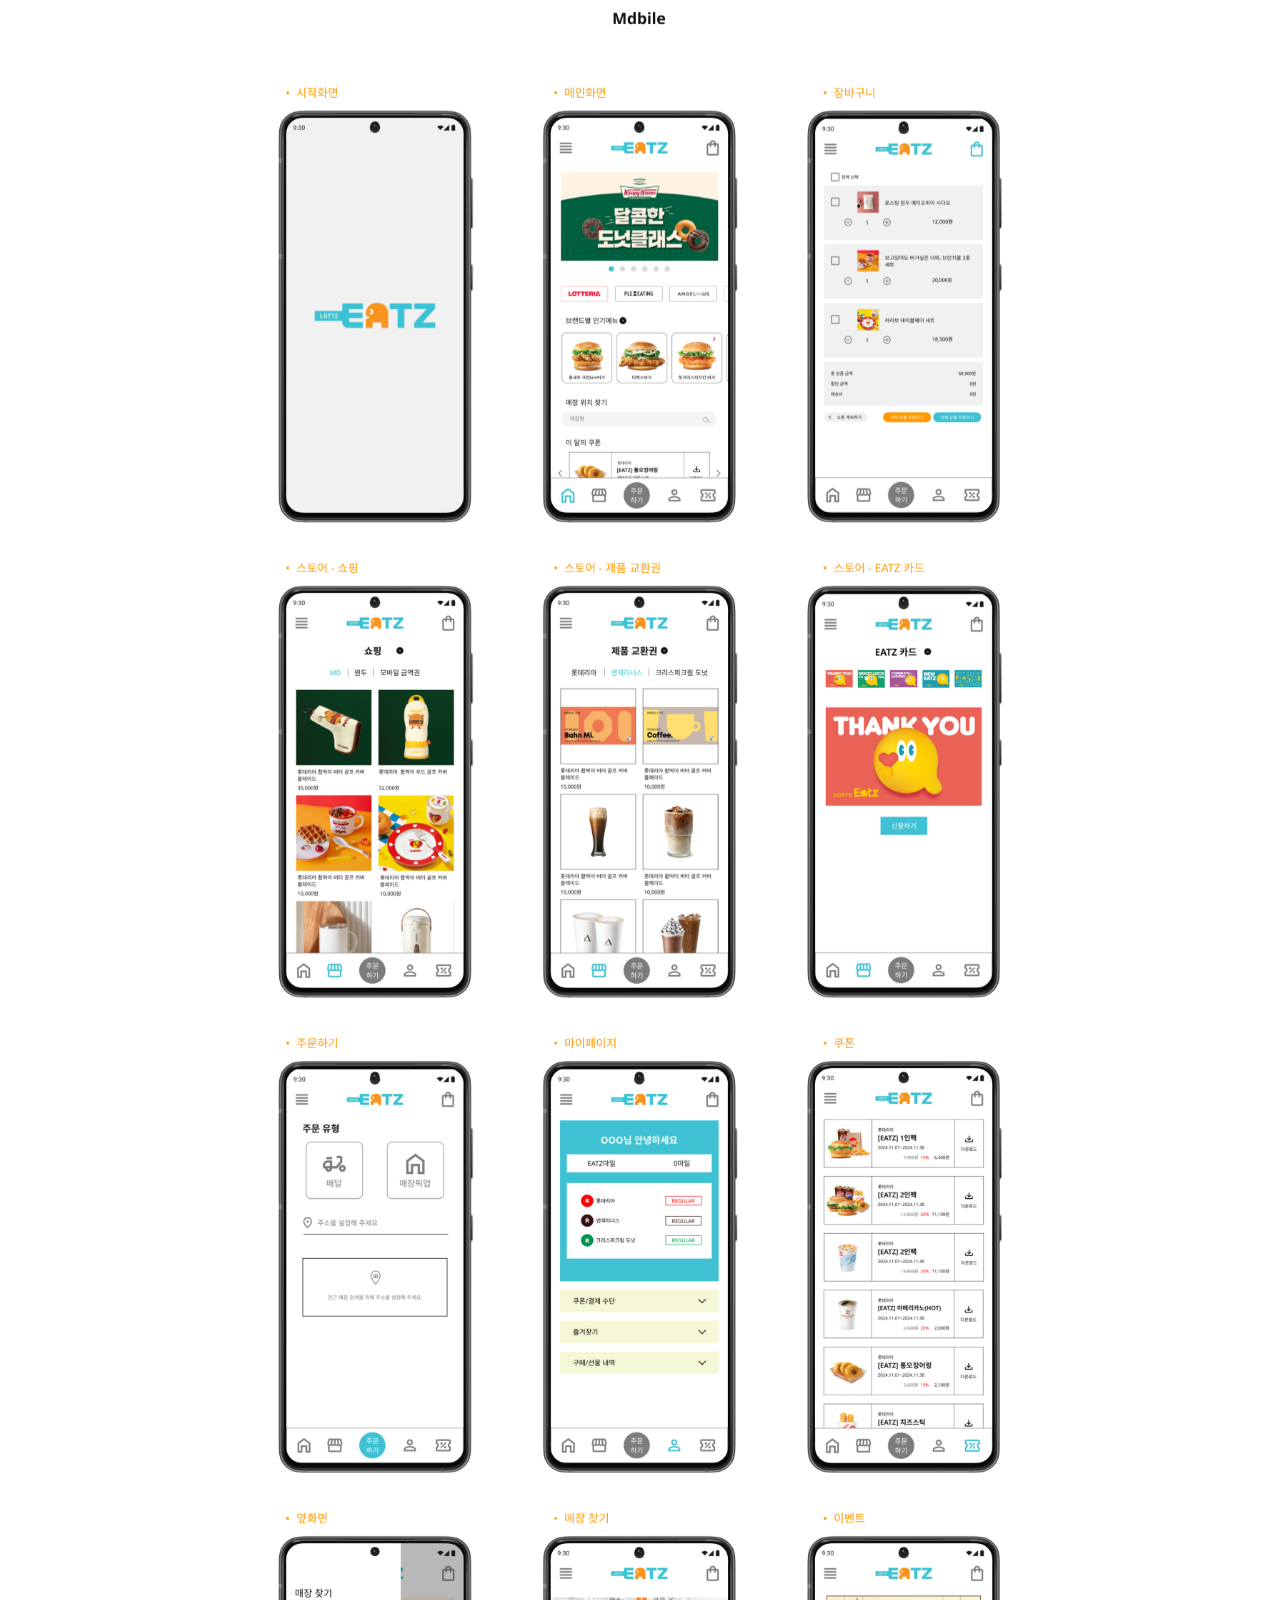
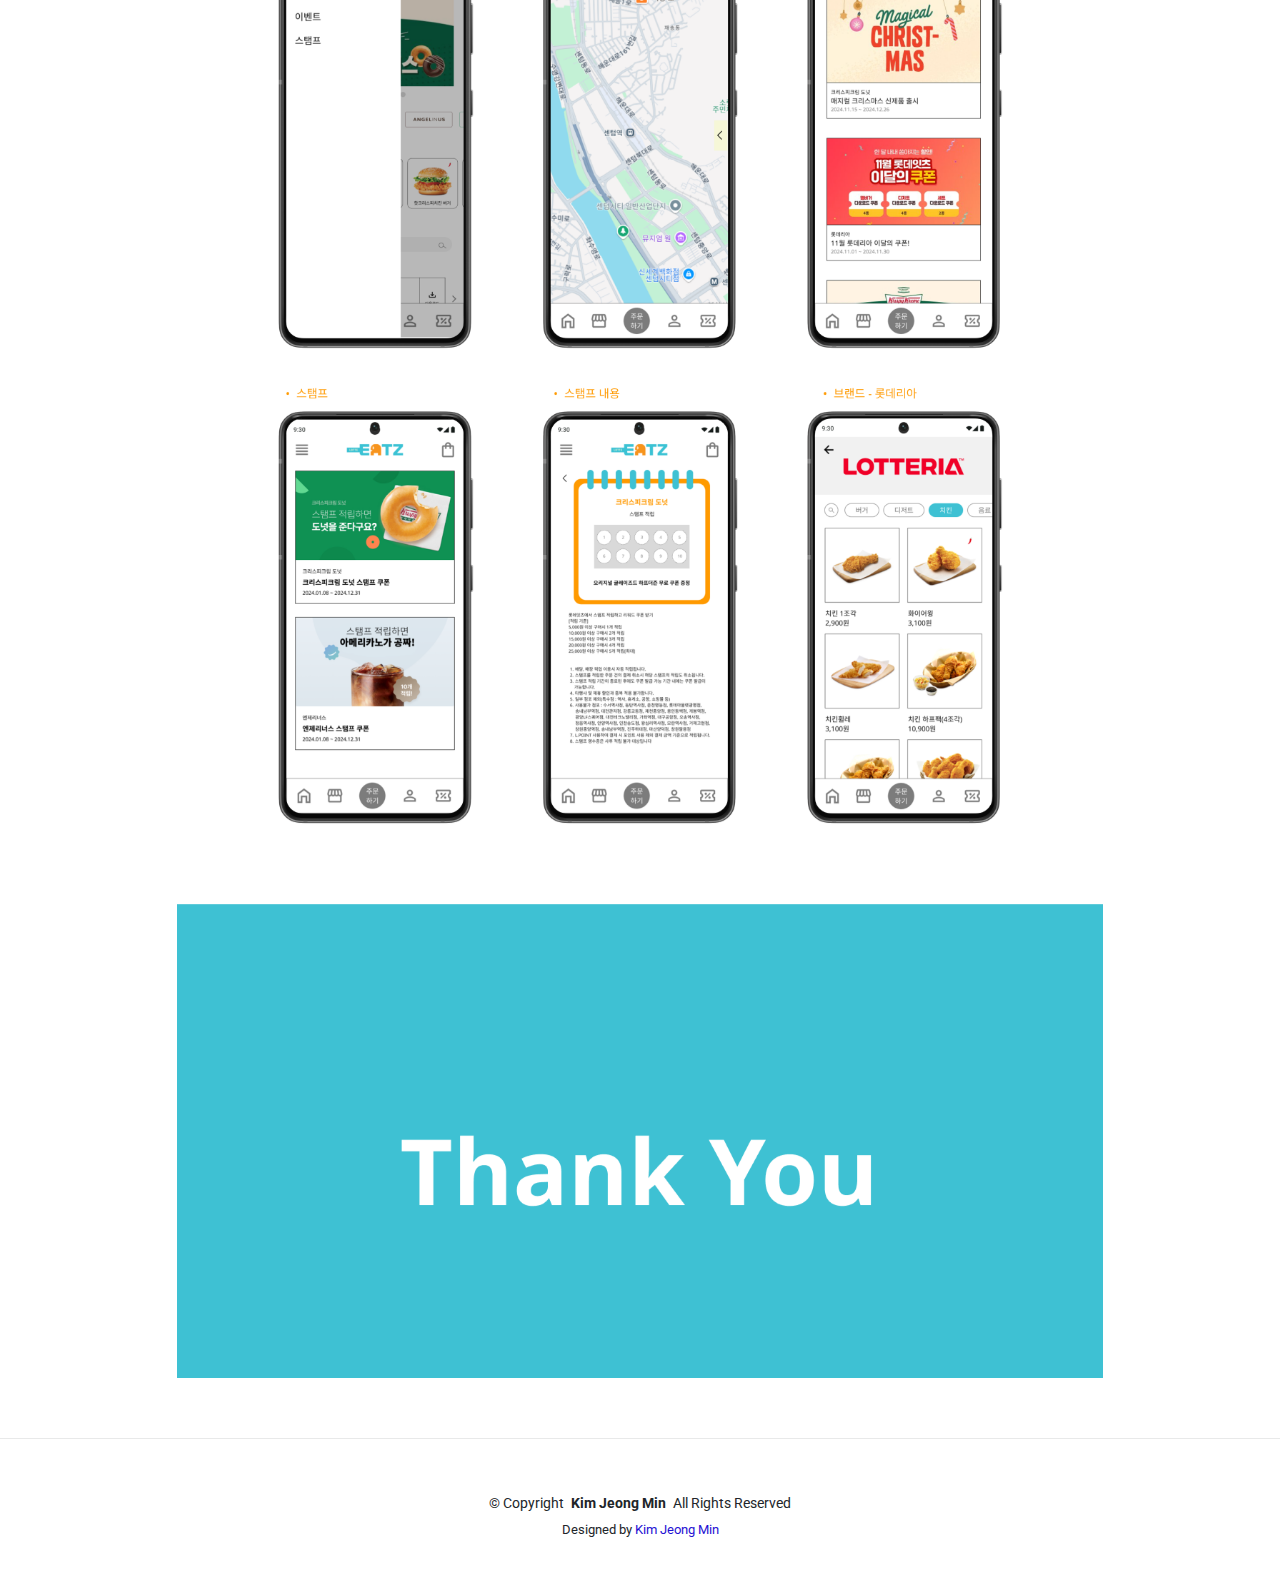
<file: detail(lotte).html>
<!DOCTYPE html>
<html lang="ko">

<head>
  <meta charset="utf-8">
  <meta content="width=device-width, initial-scale=1.0" name="viewport">
  <title>김정민 포트폴리오</title>
  <meta name="description" content="">
  <meta name="keywords" content="">
  <meta name="author" content="김정민">

  <!-- Favicons -->
  <link href="assets/img/favicon-16x16.png" rel="icon">

  <!-- Fonts -->
  <link href="https://fonts.googleapis.com" rel="preconnect">
  <link href="https://fonts.gstatic.com" rel="preconnect" crossorigin>
  <link href="https://fonts.googleapis.com/css2?family=Roboto:ital,wght@0,100;0,300;0,400;0,500;0,700;0,900;1,100;1,300;1,400;1,500;1,700;1,900&family=Lato:ital,wght@0,100;0,300;0,400;0,700;0,900;1,100;1,300;1,400;1,700;1,900&display=swap" rel="stylesheet">
  <link href="https://fonts.googleapis.com/css2?family=Roboto:ital,wght@0,100;0,300;0,400;0,500;0,700;0,900;1,100;1,300;1,400;1,500;1,700;1,900&family=Poppins:ital,wght@0,100;0,200;0,300;0,400;0,500;0,600;0,700;0,800;0,900;1,100;1,200;1,300;1,400;1,500;1,600;1,700;1,800;1,900&family=Playfair+Display:ital,wght@0,400;0,500;0,600;0,700;0,800;0,900;1,400;1,500;1,600;1,700;1,800;1,900&display=swap" rel="stylesheet">


  <!-- Vendor CSS Files -->
  <link href="assets/vendor/bootstrap/css/bootstrap.min.css" rel="stylesheet">
  <link href="assets/vendor/bootstrap-icons/bootstrap-icons.css" rel="stylesheet">
  <link href="assets/vendor/aos/aos.css" rel="stylesheet">
  <link href="assets/vendor/swiper/swiper-bundle.min.css" rel="stylesheet">
  <link href="assets/vendor/glightbox/css/glightbox.min.css" rel="stylesheet">

  <!-- Main CSS File -->
  <link href="assets/css/main.css" rel="stylesheet">
</head>
<body class="starter-page-page">

  <header id="header" class="header fixed-top">

    <div class="topbar d-flex align-items-center">
      <div class="container d-flex justify-content-center justify-content-md-between">
        <div class="contact-info d-flex align-items-center">
          <i class="bi bi-envelope d-flex align-items-center" style="color: #000000;"><a href="mailto:kelly6643@gmail.com">kelly6643@gmail.com</a></i>
          <i class="bi bi-phone d-flex align-items-center ms-4" style="color: #000000;"><span>+82 010 3928 4717</span></i>
        </div>
      </div>
    </div><!-- End Top Bar -->

    <div class="branding d-flex align-items-cente">

      <div class="container position-relative d-flex align-items-center justify-content-between" >
        <a href="index.html" class="logo d-flex align-items-center me-auto me-xl-0">
          <!-- Uncomment the line below if you also wish to use an image logo -->
          <!-- <img src="assets/img/logo.png" alt=""> -->
          <h1 class="sitename" style="color: #ffffff;">Kim jeong min</h1>
        </a>

        <nav id="navmenu" class="navmenu">
          <ul>
            <li><a href="index.html#hero" >Home<br></a></li>
            <li><a href="index.html#about">About</a></li>
            <li><a href="index.html#tabs">Video<br></a></li>
            <li><a href="index.html#blog-posts" class="active">Designt</a></li>
            <li><a href="index.html#contact">Contact</a></li>
          </ul>
          <i class="mobile-nav-toggle d-xl-none bi bi-list"></i>
        </nav>

      </div>

    </div>

  </header>

  <main class="main">

    <!-- Page Title -->
    <div class="page-title position-relative" data-aos="fade" style="background-color: #1f11d3;">
      <div class="container position-relative">
        <h1 style="color: #000000;">Design Details<br></h1>
        <nav class="breadcrumbs">
          <ol>
            <li><a href="index.html" style="color: #000000;">Home</a></li>
            <li><a href="index.html#blog-posts" style="color: #000000;">Portfolio</a></li>
            <li class="current" style="color: #ffffff;"> 롯데잇츠 UI/UX 리뉴얼</li>
          </ol>
        </nav>
      </div>
    </div><!-- End Page Title -->

    <!-- Starter Section Section -->
    <section id="starter-section" class="starter-section section">

      <!-- Section Title -->
      
    </section><!-- /Starter Section Section -->

    <section id="portfolio-details" class="portfolio-details section">
      <div class="container" data-aos="fade-up" data-aos-delay="100">

        <div class="row gy-4">
          <div class="col-lg-1"></div>
          <div class="col-lg-10">
            <div class="portfolio-details-slider swiper init-swiper">

              <script type="application/json" class="swiper-config">
                {
                  "loop": true,
                  "speed": 600,
                  "autoplay": {
                    "delay": 3000
                  },
                  "slidesPerView": "auto",
                  "pagination": {
                    "el": ".swiper-pagination",
                    "type": "bullets",
                    "clickable": true
                  }
                }
              </script>

              <div class="swiper-wrapper align-items-center">

                <div class="swiper-slide">
                  <a href="https://www.figma.com/design/zXYcDbjL0VQsdA8vruxxWm/%EB%A1%AF%EB%8D%B0%EC%9E%87%EC%B8%A0%EC%9B%B9-%EB%A6%AC%EB%89%B4%EC%96%BC?node-id=0-1&t=wSLLNgDp0hcPKZ5t-1"><img src="assets/img/lotte.png" alt=""></a>
                </div>


              </div>
              <div class="swiper-pagination"></div>
            </div>
          </div>
          <div class="col-lg-1"></div>
        </div>

      </div>

    </section><!-- /Portfolio Details Section -->
  </main>

  <footer id="footer" class="footer">
    <div class="container copyright text-center mt-4">
      <p>© <span>Copyright</span> <strong class="px-1 sitename">Kim Jeong Min</strong> <span>All Rights Reserved</span></p>
      <div class="credits">
        Designed by <a href="index.html">Kim Jeong Min</a>
      </div>
    </div>

  </footer>

  <!-- Scroll Top -->
  <a href="#" id="scroll-top" class="scroll-top d-flex align-items-center justify-content-center"><i class="bi bi-arrow-up-short"></i></a>

  <!-- Preloader -->
  <div id="preloader"></div>

  <!-- Vendor JS Files -->
  <script src="assets/vendor/bootstrap/js/bootstrap.bundle.min.js"></script>
  <script src="assets/vendor/php-email-form/validate.js"></script>
  <script src="assets/vendor/aos/aos.js"></script>
  <script src="assets/vendor/glightbox/js/glightbox.min.js"></script>
  <script src="assets/vendor/imagesloaded/imagesloaded.pkgd.min.js"></script>
  <script src="assets/vendor/isotope-layout/isotope.pkgd.min.js"></script>
  <script src="assets/vendor/swiper/swiper-bundle.min.js"></script>

  <!-- Main JS File -->
  <script src="assets/js/main.js"></script>

</body>

</html>
</file>
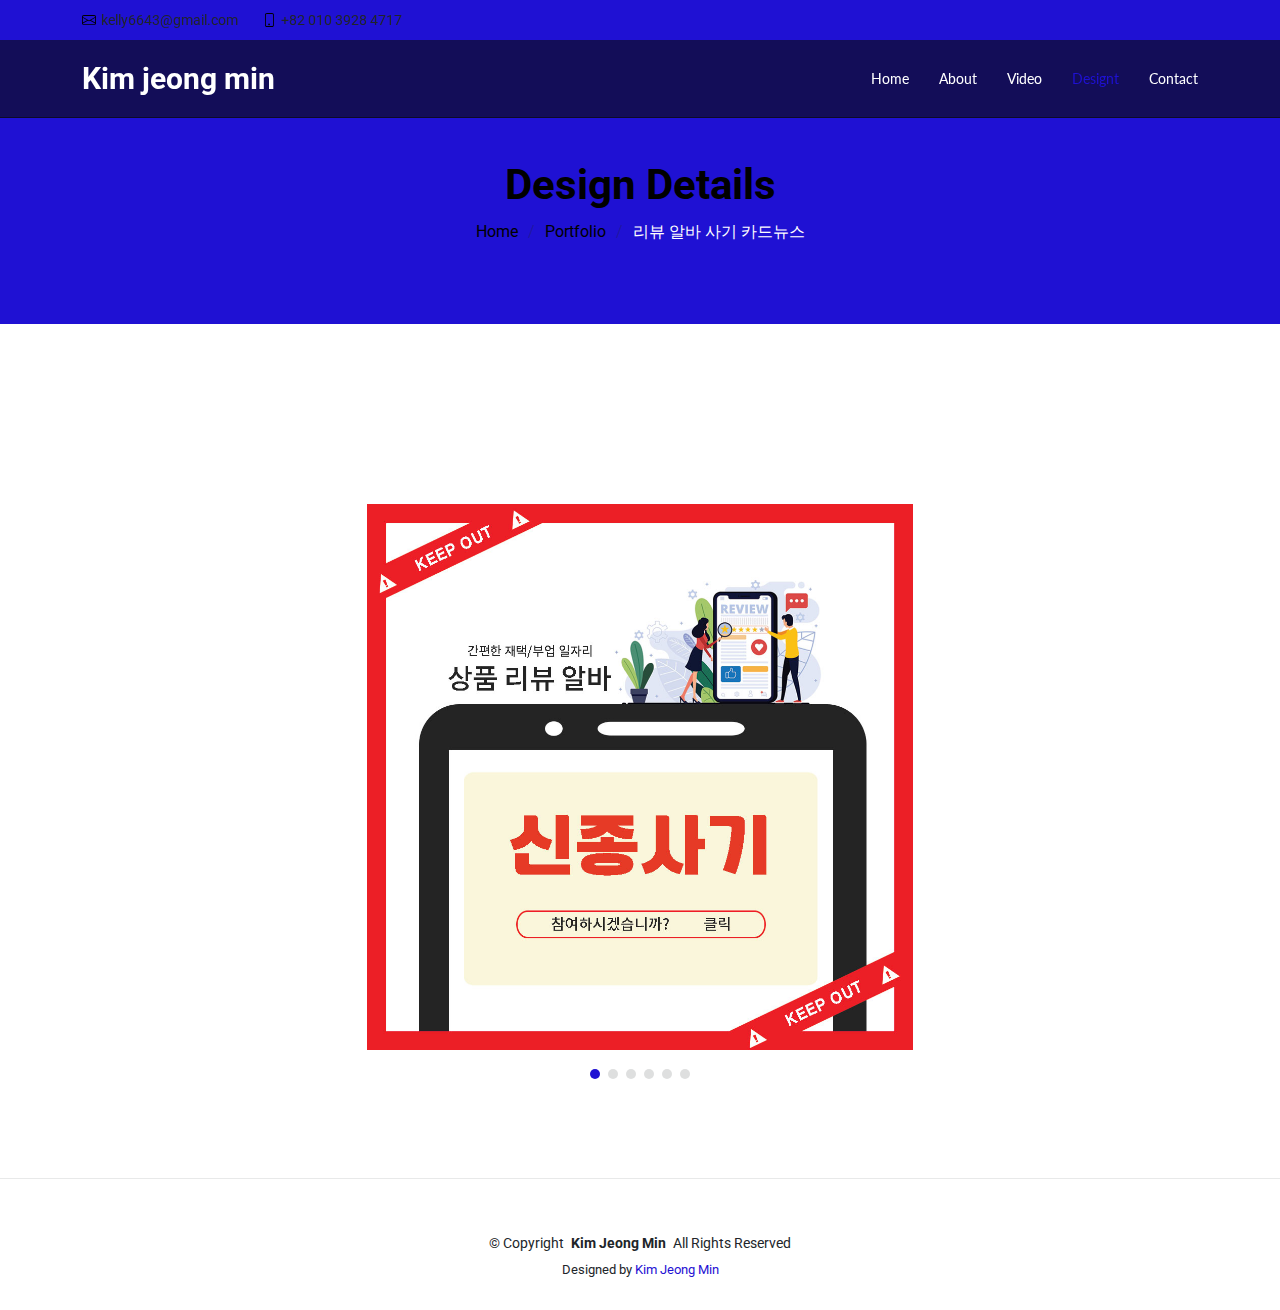
<file: detail(reviwcard).html>
<!DOCTYPE html>
<html lang="ko">

<head>
  <meta charset="utf-8">
  <meta content="width=device-width, initial-scale=1.0" name="viewport">
  <title>김정민 포트폴리오</title>
  <meta name="description" content="">
  <meta name="keywords" content="">
  <meta name="author" content="김정민">

  <!-- Favicons -->
  <link href="assets/img/favicon-16x16.png" rel="icon">

  <!-- Fonts -->
  <link href="https://fonts.googleapis.com" rel="preconnect">
  <link href="https://fonts.gstatic.com" rel="preconnect" crossorigin>
  <link href="https://fonts.googleapis.com/css2?family=Roboto:ital,wght@0,100;0,300;0,400;0,500;0,700;0,900;1,100;1,300;1,400;1,500;1,700;1,900&family=Lato:ital,wght@0,100;0,300;0,400;0,700;0,900;1,100;1,300;1,400;1,700;1,900&display=swap" rel="stylesheet">
  <link href="https://fonts.googleapis.com/css2?family=Roboto:ital,wght@0,100;0,300;0,400;0,500;0,700;0,900;1,100;1,300;1,400;1,500;1,700;1,900&family=Poppins:ital,wght@0,100;0,200;0,300;0,400;0,500;0,600;0,700;0,800;0,900;1,100;1,200;1,300;1,400;1,500;1,600;1,700;1,800;1,900&family=Playfair+Display:ital,wght@0,400;0,500;0,600;0,700;0,800;0,900;1,400;1,500;1,600;1,700;1,800;1,900&display=swap" rel="stylesheet">


  <!-- Vendor CSS Files -->
  <link href="assets/vendor/bootstrap/css/bootstrap.min.css" rel="stylesheet">
  <link href="assets/vendor/bootstrap-icons/bootstrap-icons.css" rel="stylesheet">
  <link href="assets/vendor/aos/aos.css" rel="stylesheet">
  <link href="assets/vendor/swiper/swiper-bundle.min.css" rel="stylesheet">
  <link href="assets/vendor/glightbox/css/glightbox.min.css" rel="stylesheet">

  <!-- Main CSS File -->
  <link href="assets/css/main.css" rel="stylesheet">
</head>
<body class="starter-page-page">

  <header id="header" class="header fixed-top">

    <div class="topbar d-flex align-items-center">
      <div class="container d-flex justify-content-center justify-content-md-between">
        <div class="contact-info d-flex align-items-center">
          <i class="bi bi-envelope d-flex align-items-center" style="color: #000000;"><a href="mailto:kelly6643@gmail.com">kelly6643@gmail.com</a></i>
          <i class="bi bi-phone d-flex align-items-center ms-4" style="color: #000000;"><span>+82 010 3928 4717</span></i>
        </div>
      </div>
    </div><!-- End Top Bar -->

    <div class="branding d-flex align-items-cente">

      <div class="container position-relative d-flex align-items-center justify-content-between" >
        <a href="index.html" class="logo d-flex align-items-center me-auto me-xl-0">
          <!-- Uncomment the line below if you also wish to use an image logo -->
          <!-- <img src="assets/img/logo.png" alt=""> -->
          <h1 class="sitename" style="color: #ffffff;">Kim jeong min</h1>
        </a>

        <nav id="navmenu" class="navmenu">
          <ul>
            <li><a href="index.html#hero" >Home<br></a></li>
            <li><a href="index.html#about">About</a></li>
            <li><a href="index.html#tabs">Video<br></a></li>
            <li><a href="index.html#blog-posts" class="active">Designt</a></li>
            <li><a href="index.html#contact">Contact</a></li>
          </ul>
          <i class="mobile-nav-toggle d-xl-none bi bi-list"></i>
        </nav>

      </div>

    </div>

  </header>

  <main class="main">

    <!-- Page Title -->
    <div class="page-title position-relative" data-aos="fade" style="background-color: #1f11d3;">
      <div class="container position-relative">
        <h1 style="color: #000000;">Design Details<br></h1>
        <nav class="breadcrumbs">
          <ol>
            <li><a href="index.html" style="color: #000000;">Home</a></li>
            <li><a href="index.html#blog-posts" style="color: #000000;">Portfolio</a></li>
            <li class="current" style="color: #ffffff;">리뷰 알바 사기 카드뉴스</li>
          </ol>
        </nav>
      </div>
    </div><!-- End Page Title -->

    <!-- Starter Section Section -->
    <section id="starter-section" class="starter-section section">

      <!-- Section Title -->
      
    </section><!-- /Starter Section Section -->

    <section id="portfolio-details" class="portfolio-details section">

      <div class="container" data-aos="fade-up" data-aos-delay="100">

        <div class="row gy-4">
          <div class="col-lg-3"></div>
          <div class="col-lg-6">
            <div class="portfolio-details-slider swiper init-swiper">

              <script type="application/json" class="swiper-config">
                {
                  "loop": true,
                  "speed": 600,
                  "autoplay": {
                    "delay": 3000
                  },
                  "slidesPerView": "auto",
                  "pagination": {
                    "el": ".swiper-pagination",
                    "type": "bullets",
                    "clickable": true
                  }
                }
              </script>

              <div class="swiper-wrapper align-items-center">

                <div class="swiper-slide">
                  <img src="assets/img/cardnews1/1.jpg" alt="">
                </div>

                <div class="swiper-slide">
                  <img src="assets/img/cardnews1/2.jpg" alt="">
                </div>

                <div class="swiper-slide">
                  <img src="assets/img/cardnews1/3.jpg" alt="">
                </div>

                <div class="swiper-slide">
                  <img src="assets/img/cardnews1/4.jpg" alt="">
                </div>

                <div class="swiper-slide">
                  <img src="assets/img/cardnews1/5.jpg" alt="">
                </div>

                <div class="swiper-slide">
                  <img src="assets/img/cardnews1/6.jpg" alt="">
                </div>

              </div>
              <div class="swiper-pagination"></div>
            </div>
          </div>
          <div class="col-lg-4 ms-5">
          </div>
          <div class="col-lg-3"></div>

        </div>

      </div>

    </section><!-- /Portfolio Details Section -->

  </main>

  <footer id="footer" class="footer">
    <div class="container copyright text-center mt-4">
      <p>© <span>Copyright</span> <strong class="px-1 sitename">Kim Jeong Min</strong> <span>All Rights Reserved</span></p>
      <div class="credits">
        Designed by <a href="index.html">Kim Jeong Min</a>
      </div>
    </div>

  </footer>

  <!-- Scroll Top -->
  <a href="#" id="scroll-top" class="scroll-top d-flex align-items-center justify-content-center"><i class="bi bi-arrow-up-short"></i></a>

  <!-- Preloader -->
  <div id="preloader"></div>

  <!-- Vendor JS Files -->
  <script src="assets/vendor/bootstrap/js/bootstrap.bundle.min.js"></script>
  <script src="assets/vendor/php-email-form/validate.js"></script>
  <script src="assets/vendor/aos/aos.js"></script>
  <script src="assets/vendor/glightbox/js/glightbox.min.js"></script>
  <script src="assets/vendor/imagesloaded/imagesloaded.pkgd.min.js"></script>
  <script src="assets/vendor/isotope-layout/isotope.pkgd.min.js"></script>
  <script src="assets/vendor/swiper/swiper-bundle.min.js"></script>

  <!-- Main JS File -->
  <script src="assets/js/main.js"></script>

</body>

</html>
</file>
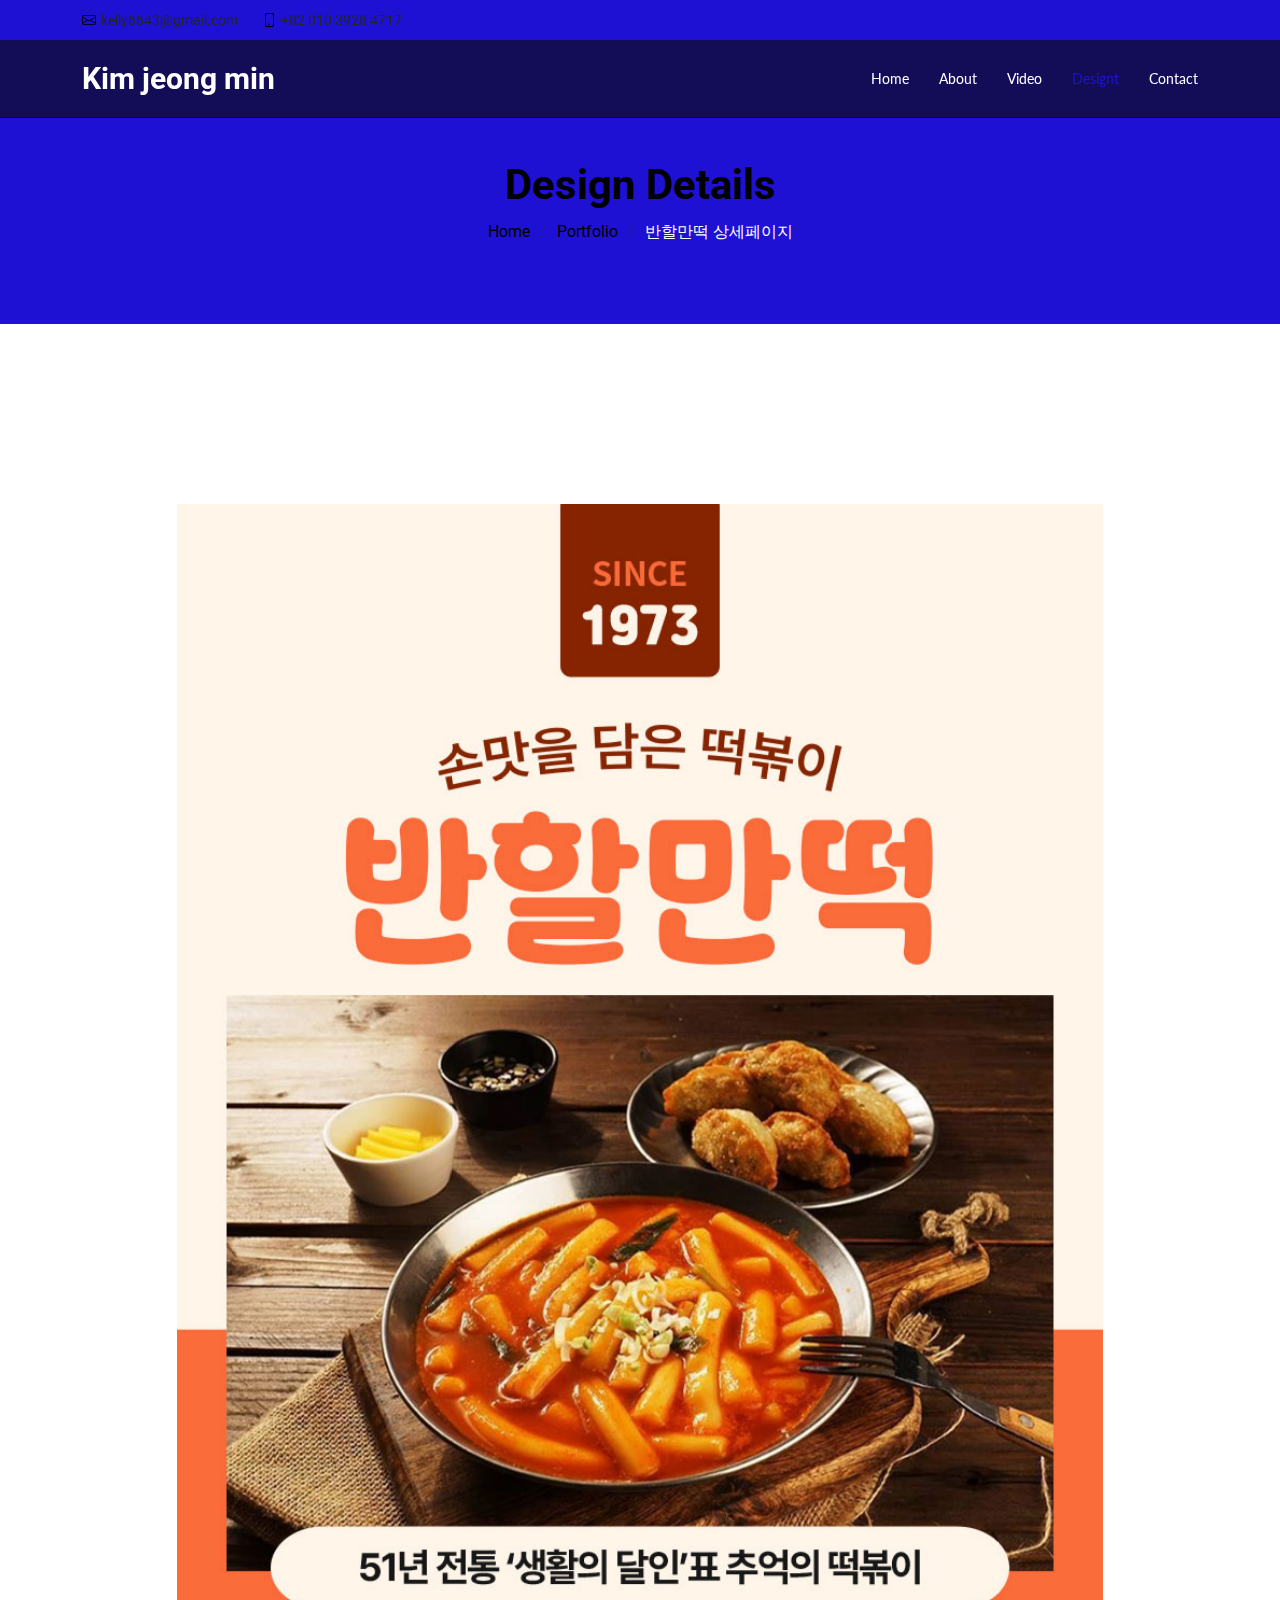
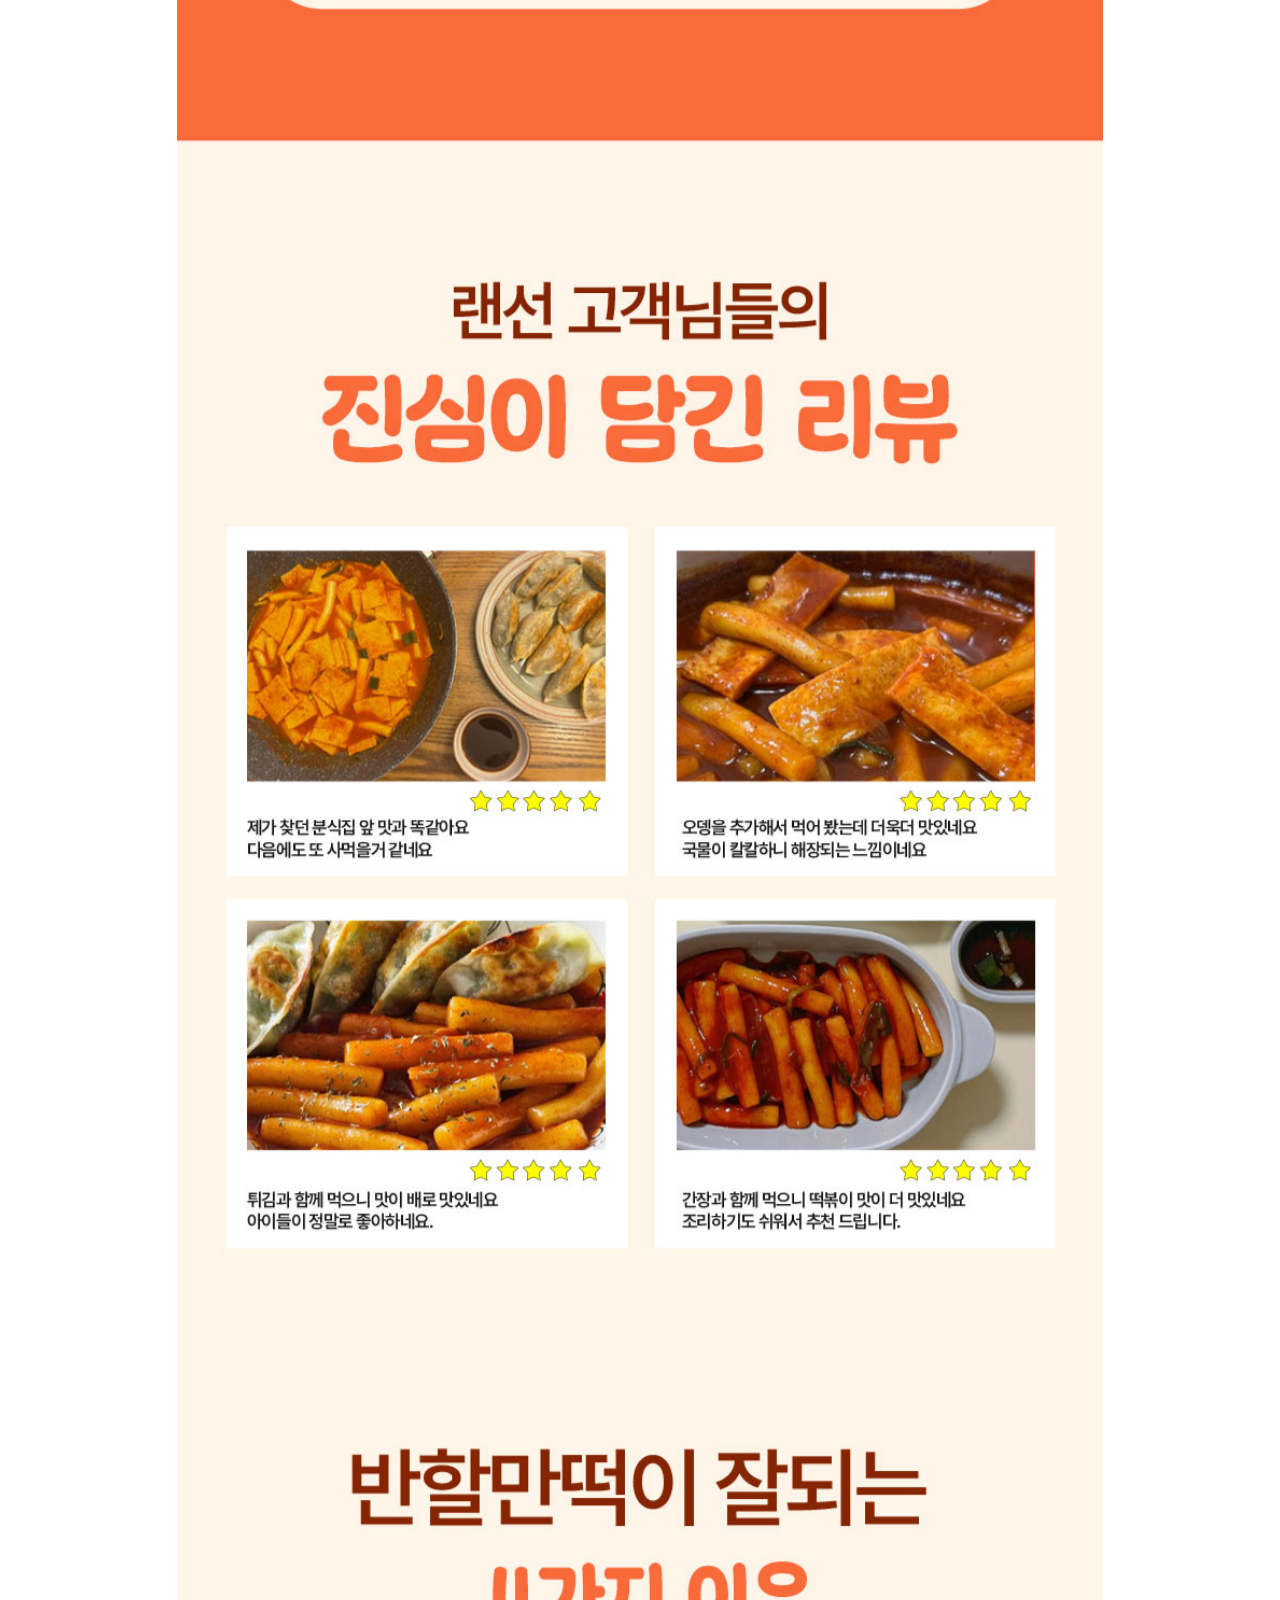
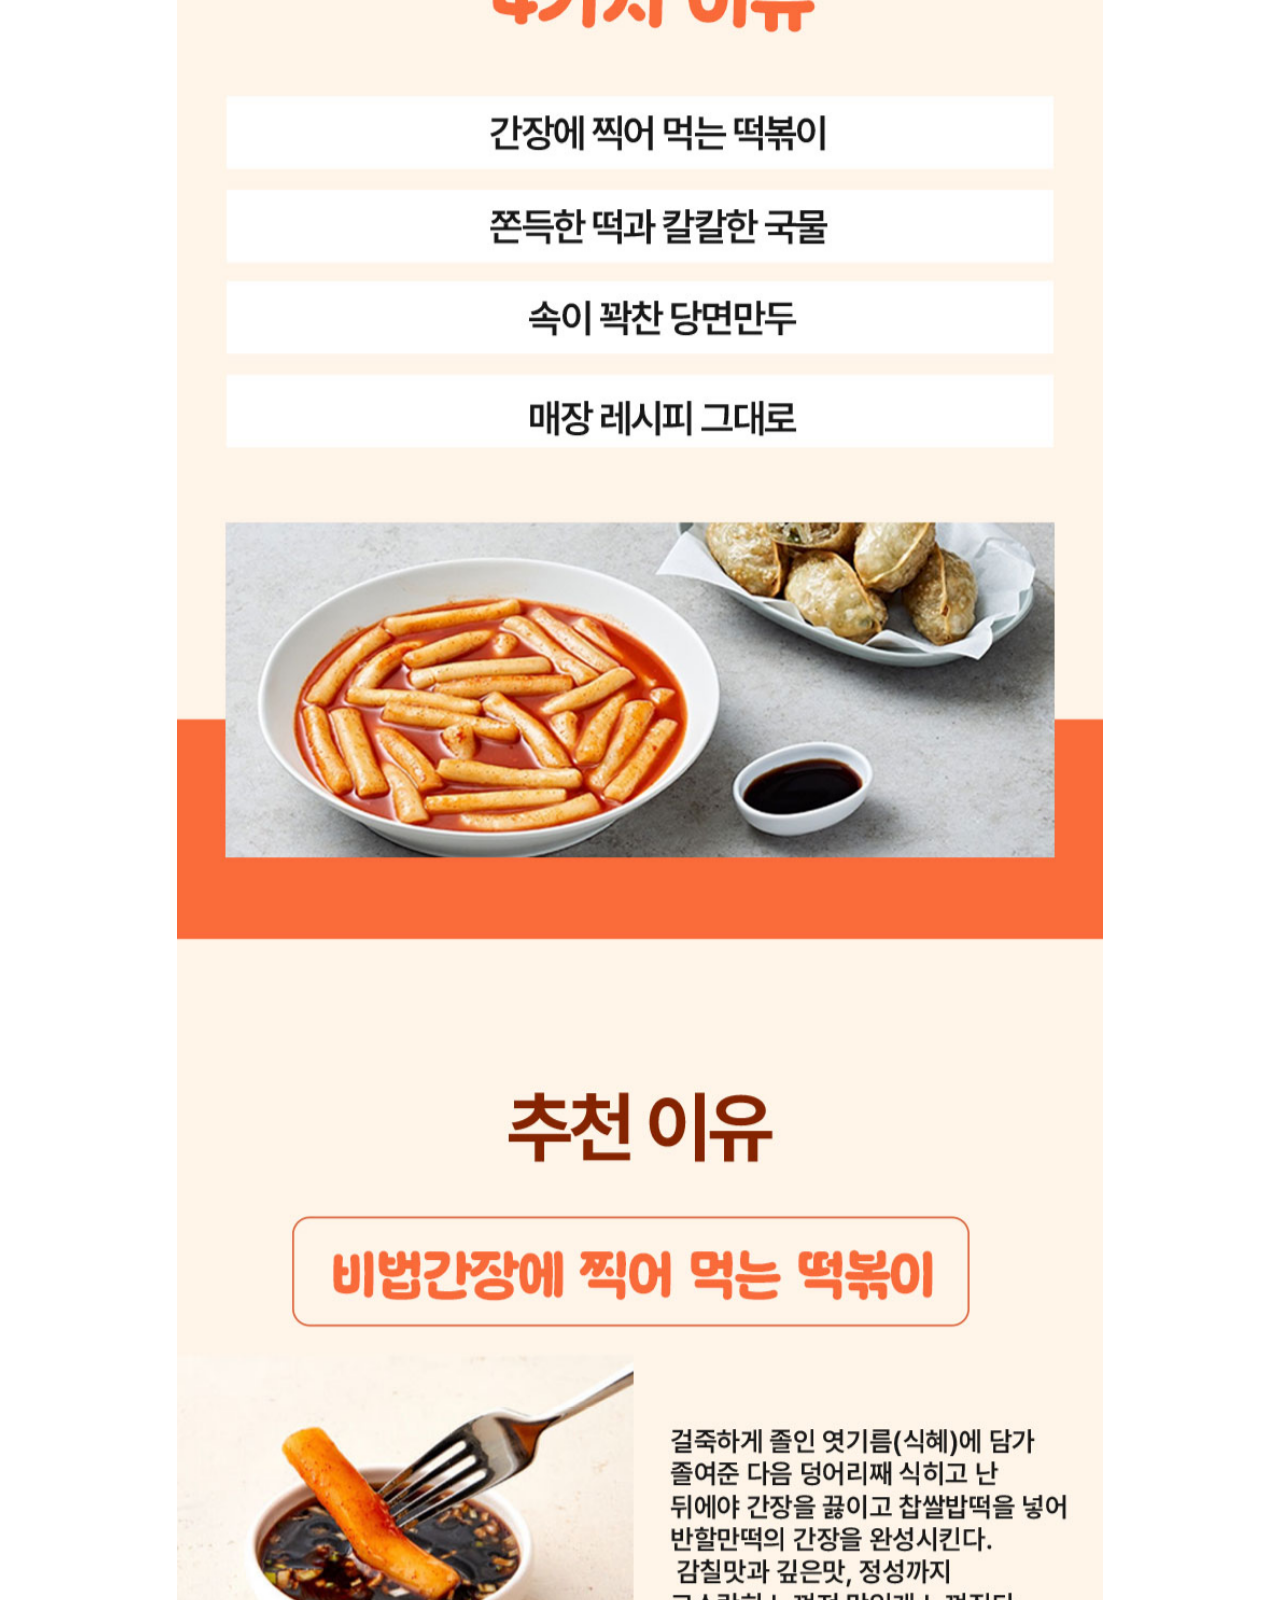
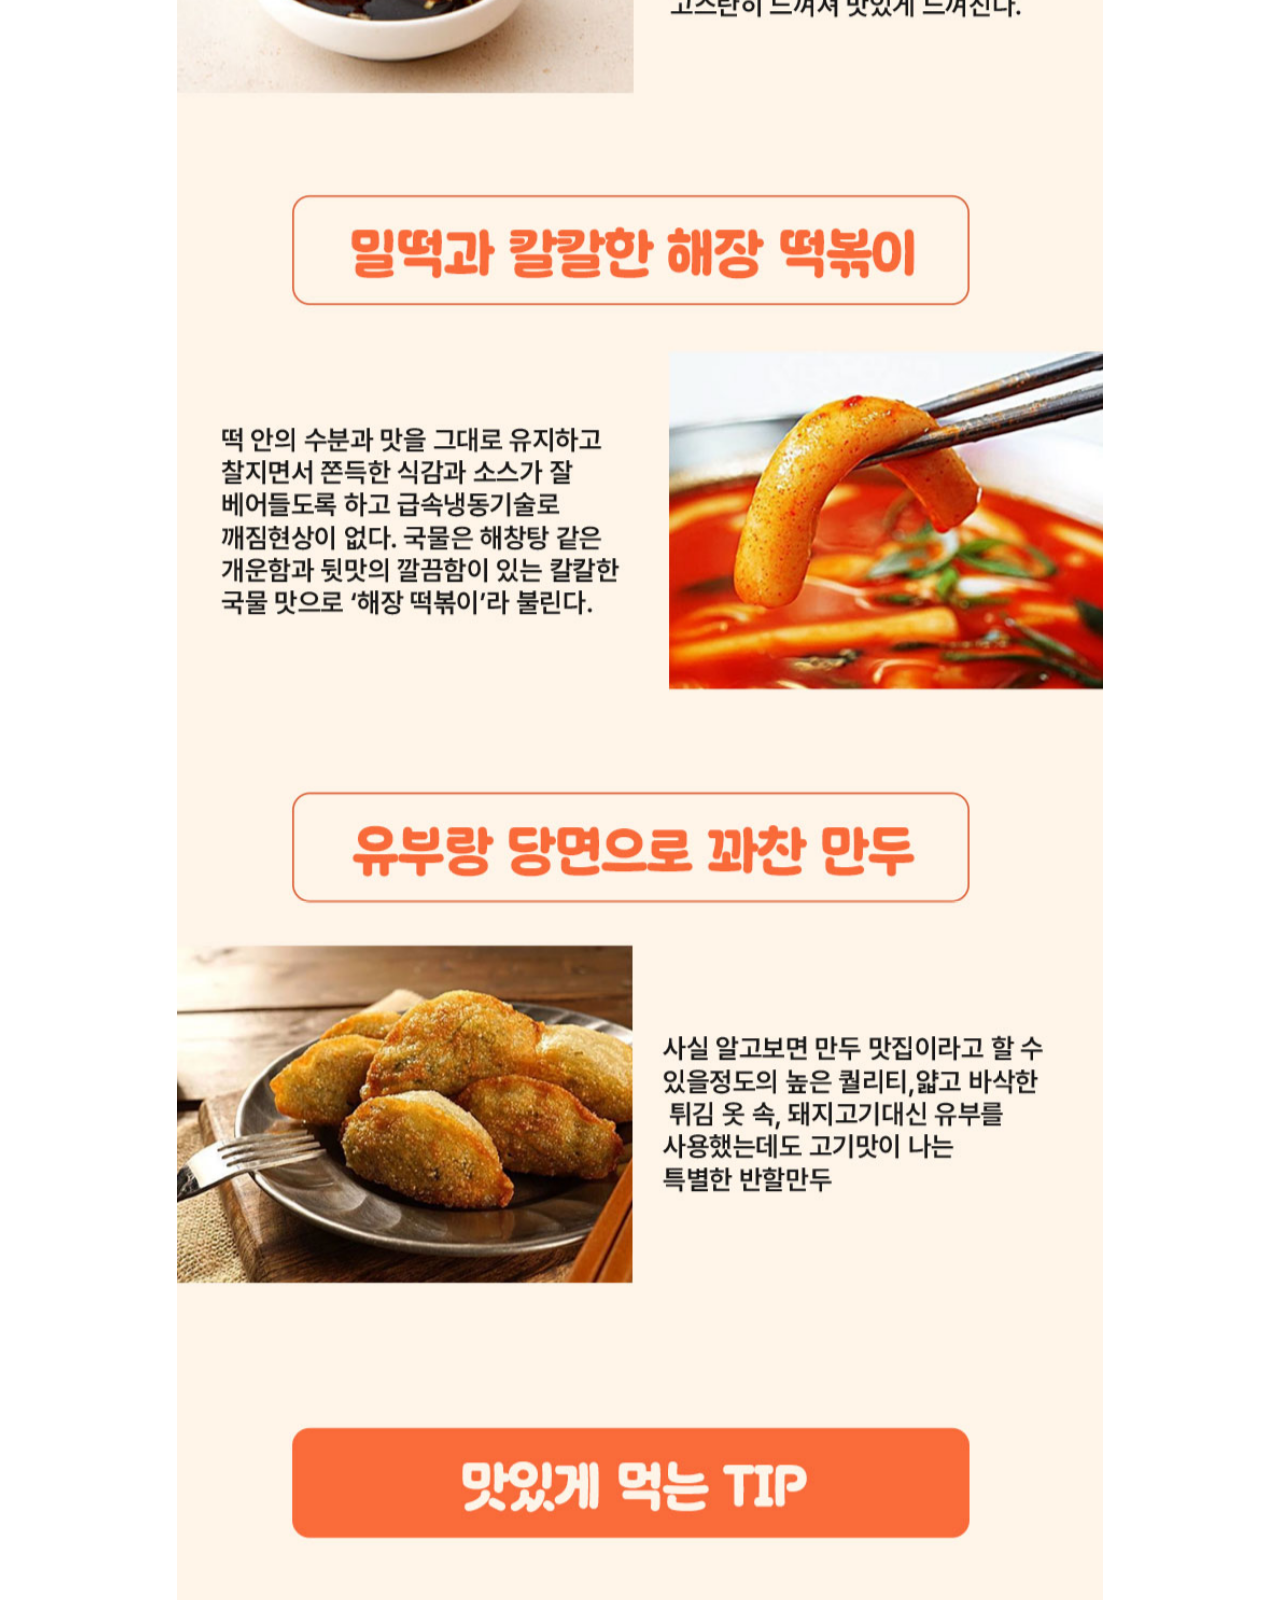
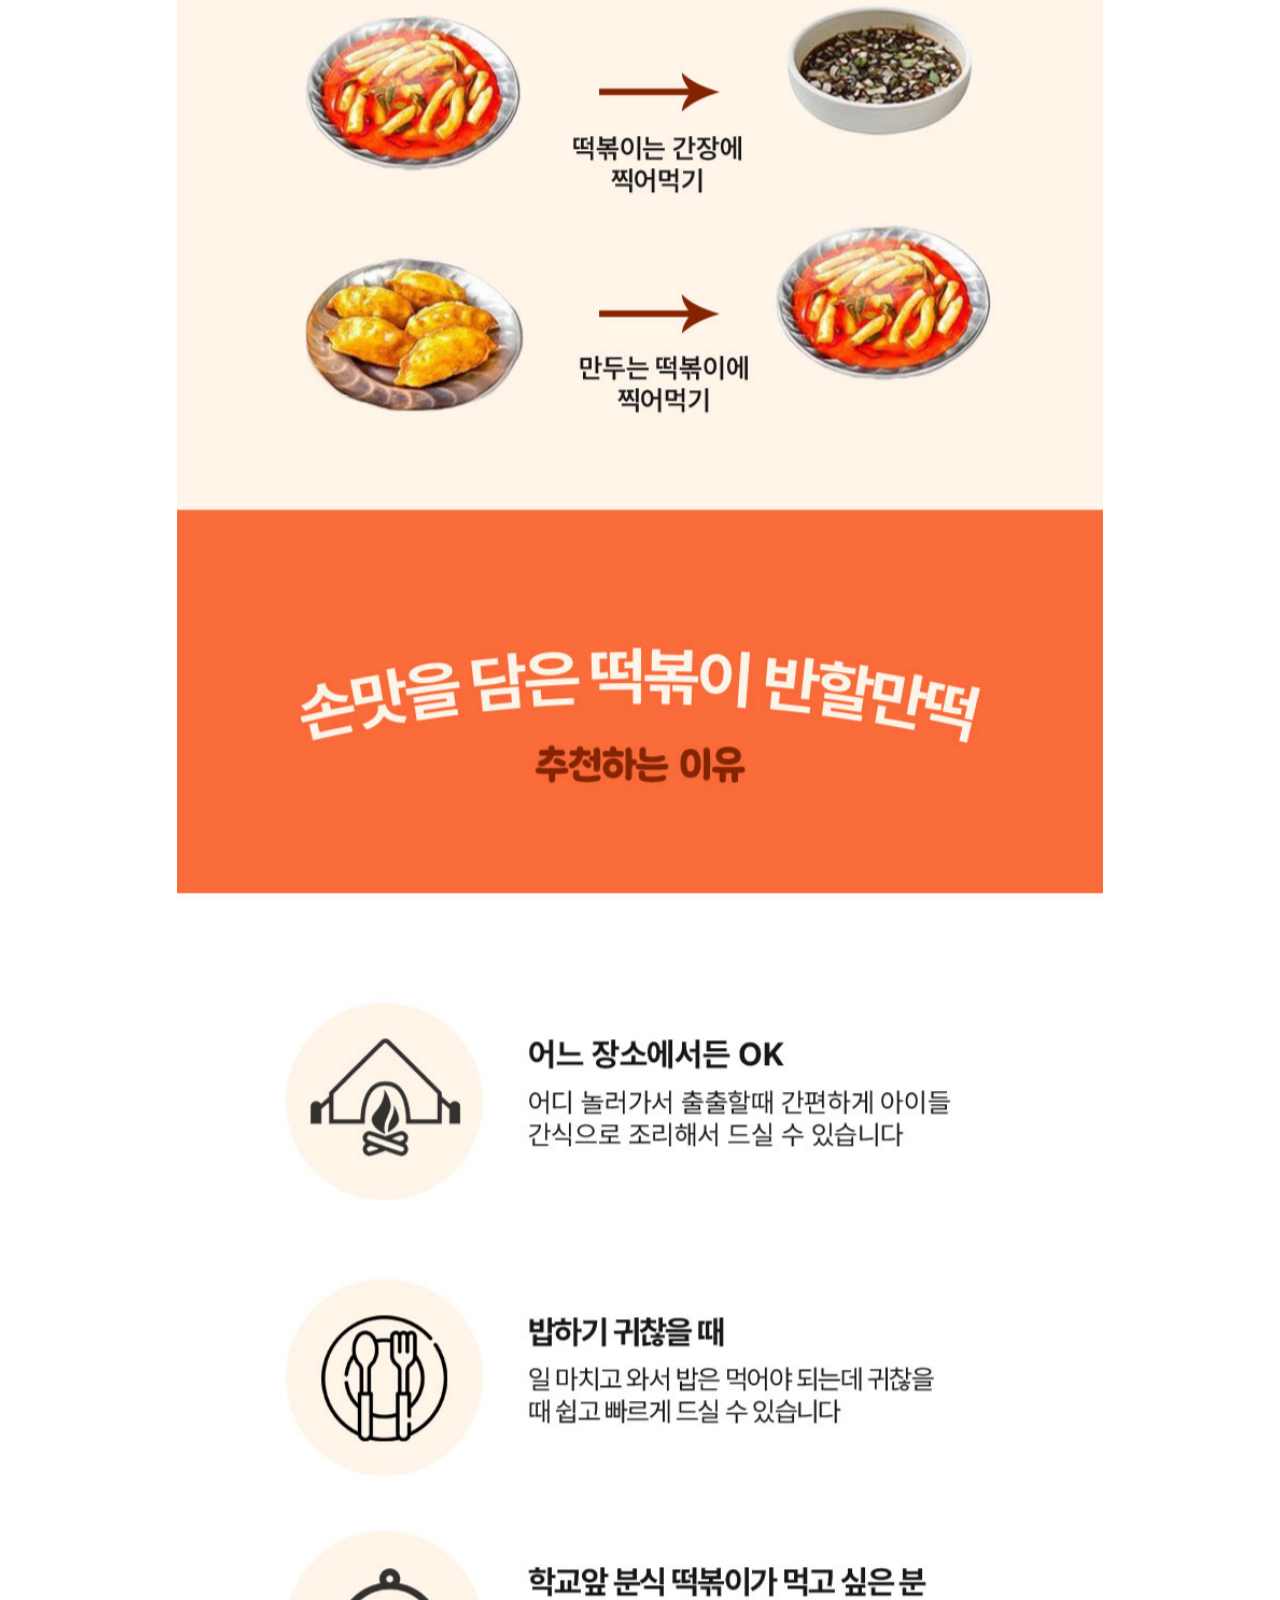
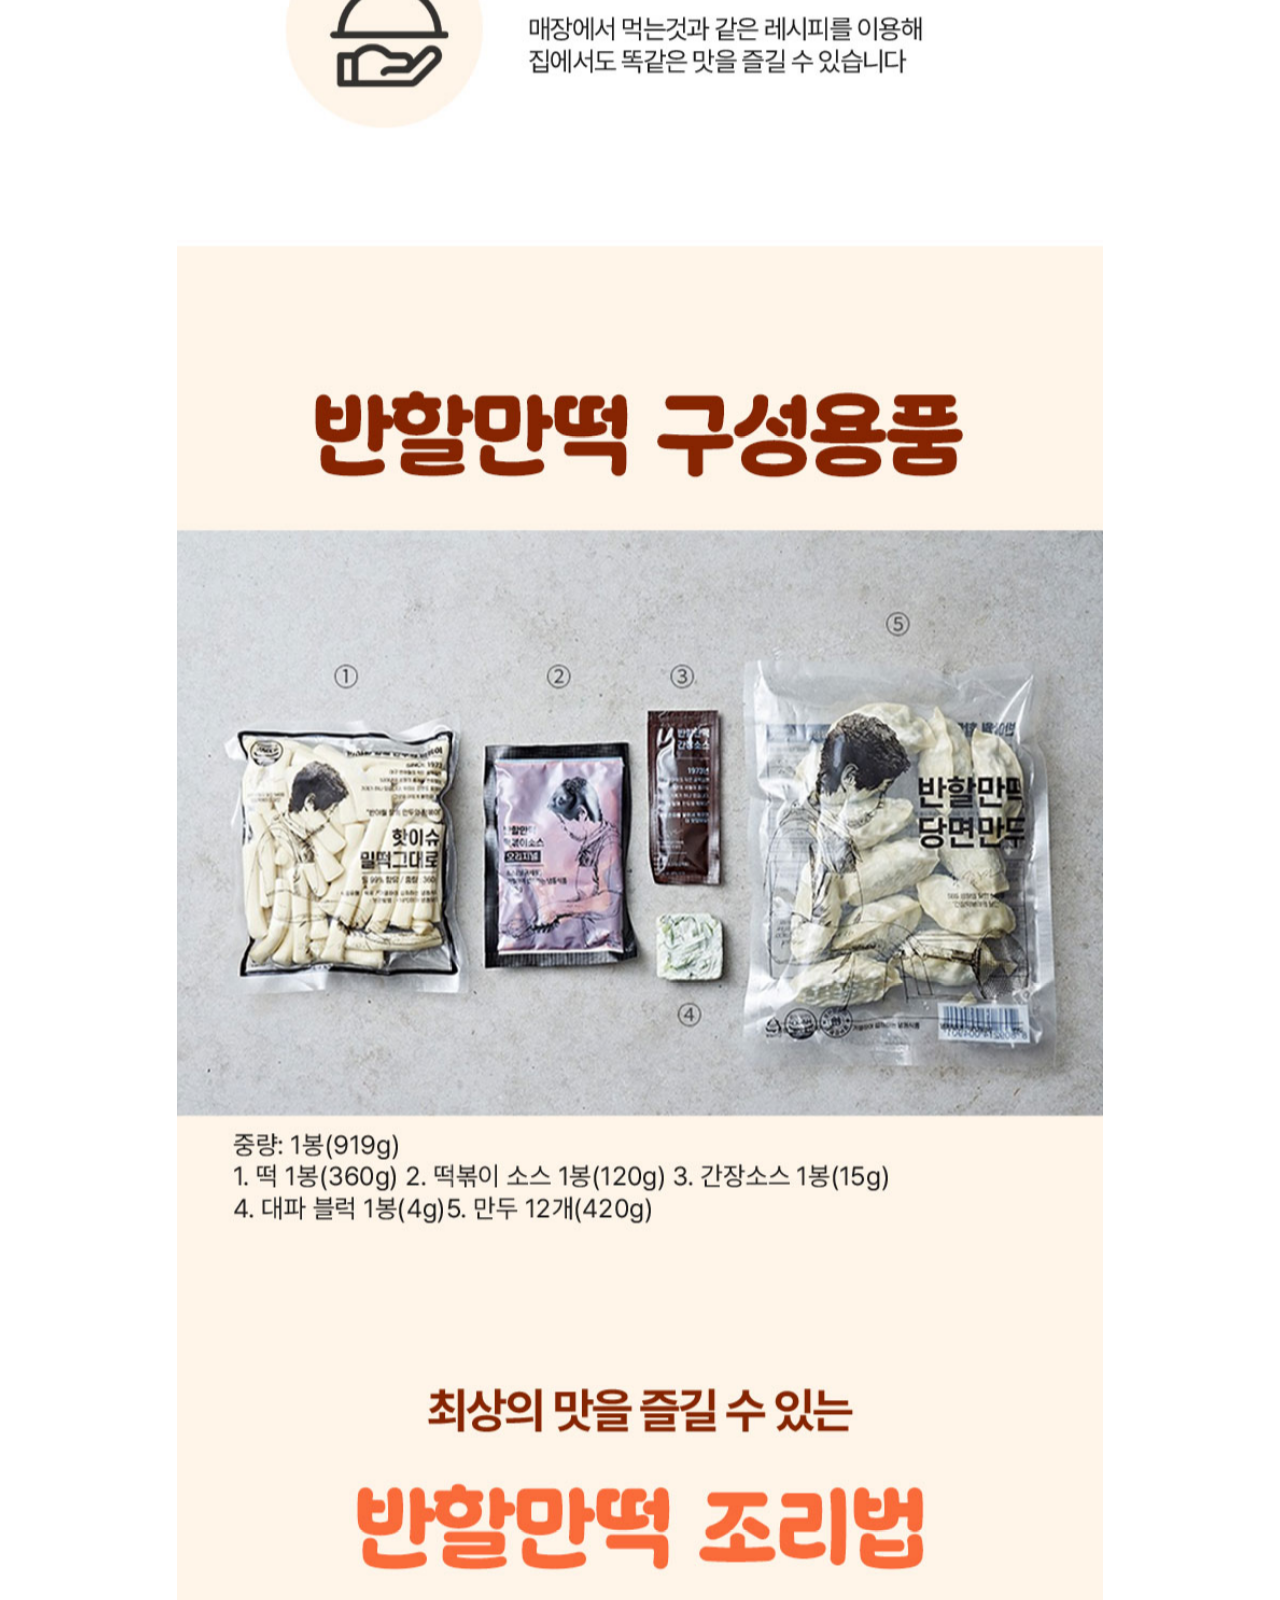
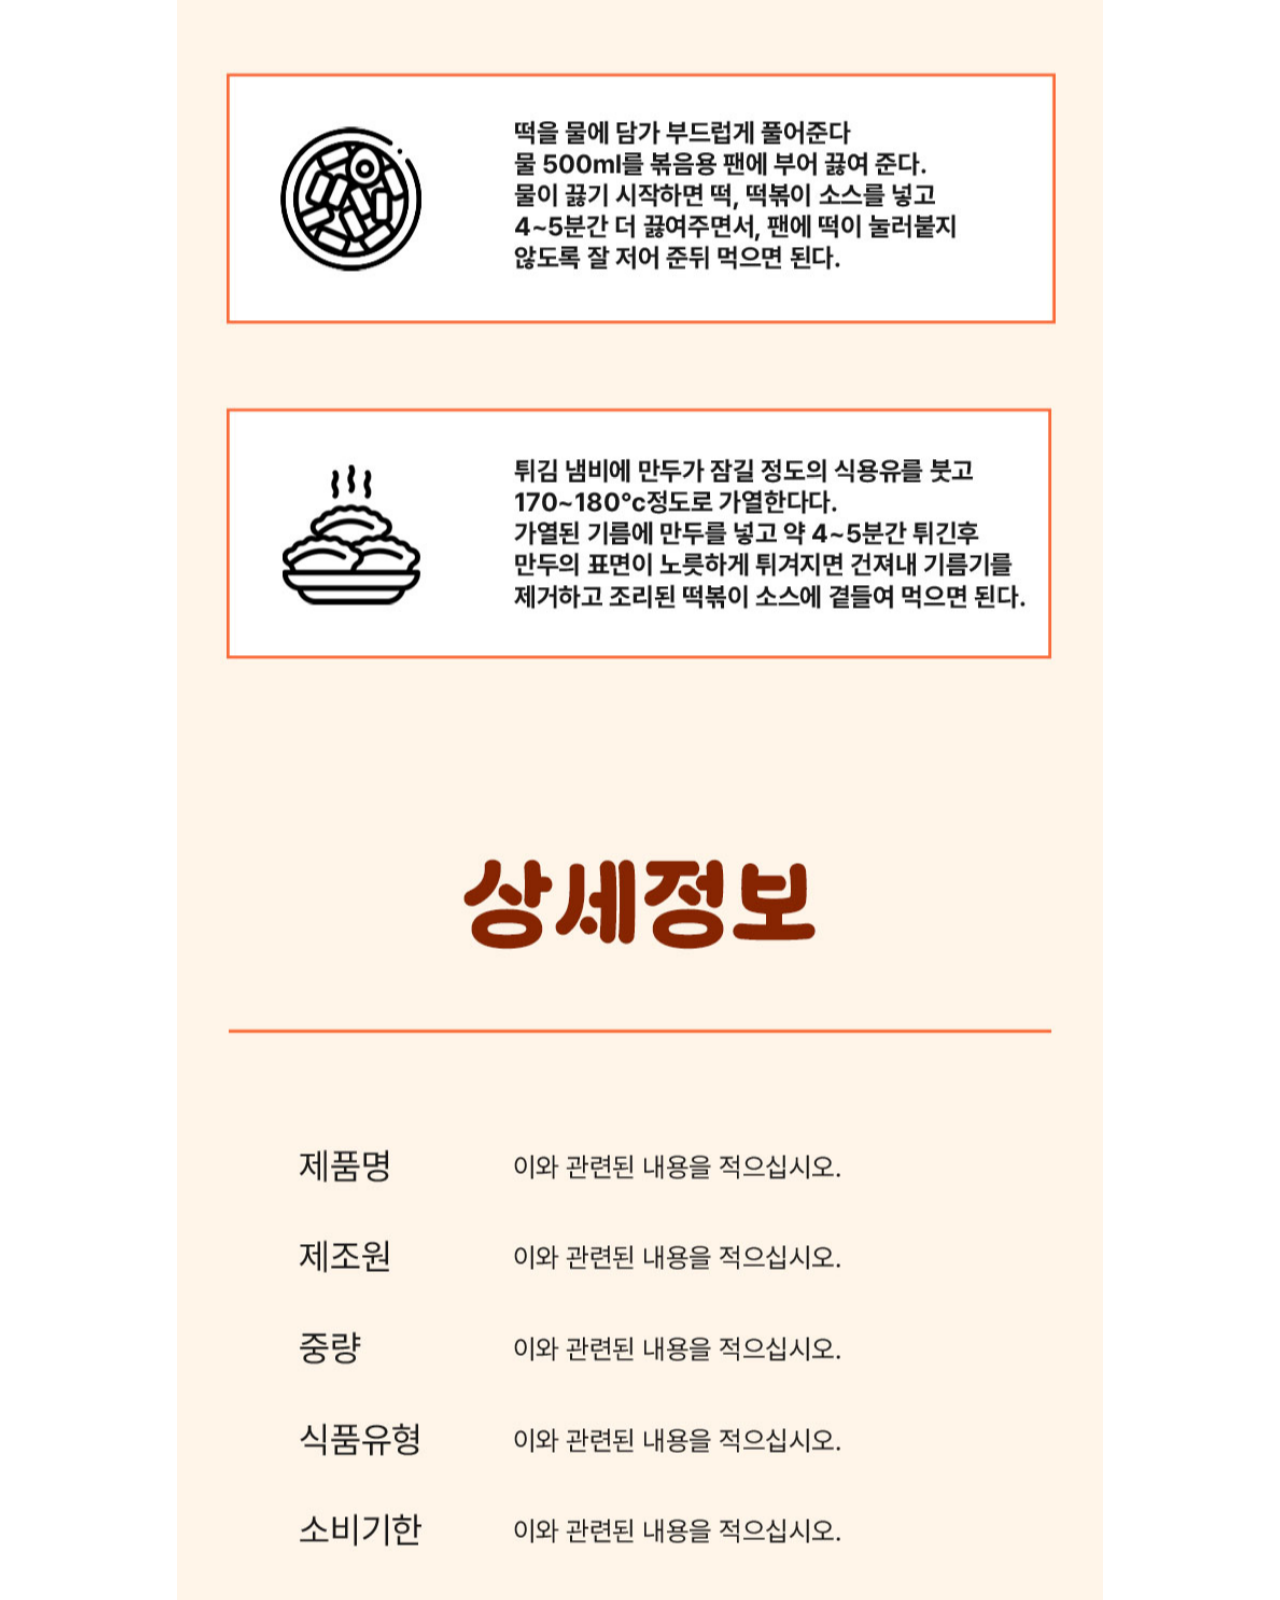
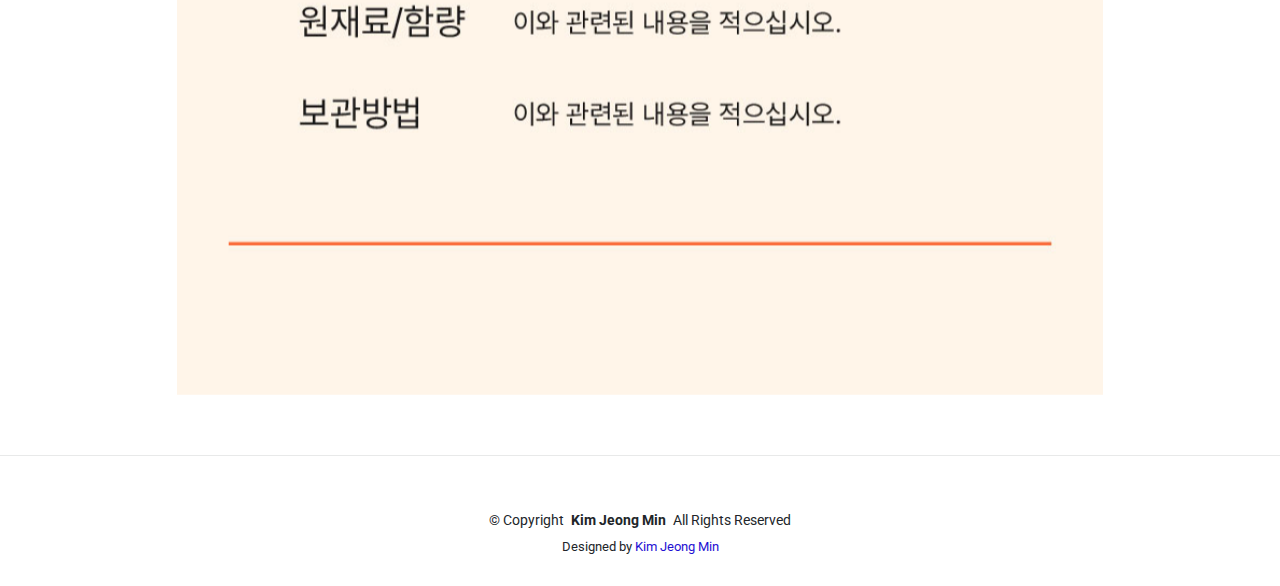
<file: detail(tjbooke).html>
<!DOCTYPE html>
<html lang="ko">

<head>
  <meta charset="utf-8">
  <meta content="width=device-width, initial-scale=1.0" name="viewport">
  <title>김정민 포트폴리오</title>
  <meta name="description" content="">
  <meta name="keywords" content="">
  <meta name="author" content="김정민">

  <!-- Favicons -->
  <link href="assets/img/favicon-16x16.png" rel="icon">

  <!-- Fonts -->
  <link href="https://fonts.googleapis.com" rel="preconnect">
  <link href="https://fonts.gstatic.com" rel="preconnect" crossorigin>
  <link href="https://fonts.googleapis.com/css2?family=Roboto:ital,wght@0,100;0,300;0,400;0,500;0,700;0,900;1,100;1,300;1,400;1,500;1,700;1,900&family=Lato:ital,wght@0,100;0,300;0,400;0,700;0,900;1,100;1,300;1,400;1,700;1,900&display=swap" rel="stylesheet">
  <link href="https://fonts.googleapis.com/css2?family=Roboto:ital,wght@0,100;0,300;0,400;0,500;0,700;0,900;1,100;1,300;1,400;1,500;1,700;1,900&family=Poppins:ital,wght@0,100;0,200;0,300;0,400;0,500;0,600;0,700;0,800;0,900;1,100;1,200;1,300;1,400;1,500;1,600;1,700;1,800;1,900&family=Playfair+Display:ital,wght@0,400;0,500;0,600;0,700;0,800;0,900;1,400;1,500;1,600;1,700;1,800;1,900&display=swap" rel="stylesheet">


  <!-- Vendor CSS Files -->
  <link href="assets/vendor/bootstrap/css/bootstrap.min.css" rel="stylesheet">
  <link href="assets/vendor/bootstrap-icons/bootstrap-icons.css" rel="stylesheet">
  <link href="assets/vendor/aos/aos.css" rel="stylesheet">
  <link href="assets/vendor/swiper/swiper-bundle.min.css" rel="stylesheet">
  <link href="assets/vendor/glightbox/css/glightbox.min.css" rel="stylesheet">

  <!-- Main CSS File -->
  <link href="assets/css/main.css" rel="stylesheet">
</head>
<body class="starter-page-page">

  <header id="header" class="header fixed-top">

    <div class="topbar d-flex align-items-center">
      <div class="container d-flex justify-content-center justify-content-md-between">
        <div class="contact-info d-flex align-items-center">
          <i class="bi bi-envelope d-flex align-items-center" style="color: #000000;"><a href="mailto:kelly6643@gmail.com">kelly6643@gmail.com</a></i>
          <i class="bi bi-phone d-flex align-items-center ms-4" style="color: #000000;"><span>+82 010 3928 4717</span></i>
        </div>
      </div>
    </div><!-- End Top Bar -->

    <div class="branding d-flex align-items-cente">

      <div class="container position-relative d-flex align-items-center justify-content-between" >
        <a href="index.html" class="logo d-flex align-items-center me-auto me-xl-0">
          <!-- Uncomment the line below if you also wish to use an image logo -->
          <!-- <img src="assets/img/logo.png" alt=""> -->
          <h1 class="sitename" style="color: #ffffff;">Kim jeong min</h1>
        </a>

        <nav id="navmenu" class="navmenu">
          <ul>
            <li><a href="index.html#hero" >Home<br></a></li>
            <li><a href="index.html#about">About</a></li>
            <li><a href="index.html#tabs">Video<br></a></li>
            <li><a href="index.html#blog-posts" class="active">Designt</a></li>
            <li><a href="index.html#contact">Contact</a></li>
          </ul>
          <i class="mobile-nav-toggle d-xl-none bi bi-list"></i>
        </nav>

      </div>

    </div>

  </header>

  <main class="main">

    <!-- Page Title -->
    <div class="page-title position-relative" data-aos="fade" style="background-color: #1f11d3;">
      <div class="container position-relative">
        <h1 style="color: #000000;">Design Details<br></h1>
        <nav class="breadcrumbs">
          <ol>
            <li><a href="index.html" style="color: #000000;">Home</a></li>
            <li><a href="index.html#blog-posts" style="color: #000000;">Portfolio</a></li>
            <li class="current" style="color: #ffffff;">반할만떡 상세페이지</li>
          </ol>
        </nav>
      </div>
    </div><!-- End Page Title -->

    <!-- Starter Section Section -->
    <section id="starter-section" class="starter-section section">

      <!-- Section Title -->
      
    </section><!-- /Starter Section Section -->

    <section id="portfolio-details" class="portfolio-details section">
      <div class="container" data-aos="fade-up" data-aos-delay="100">

        <div class="row gy-4">
          <div class="col-lg-1"></div>
          <div class="col-lg-10">
            <div class="portfolio-details-slider swiper init-swiper">

              <script type="application/json" class="swiper-config">
                {
                  "loop": true,
                  "speed": 600,
                  "autoplay": {
                    "delay": 3000
                  },
                  "slidesPerView": "auto",
                  "pagination": {
                    "el": ".swiper-pagination",
                    "type": "bullets",
                    "clickable": true
                  }
                }
              </script>

              <div class="swiper-wrapper align-items-center">

                <div class="swiper-slide">
                  <img src="assets/img/상세페이지.jpg" alt="">
                </div>


              </div>
              <div class="swiper-pagination"></div>
            </div>
          </div>
          <div class="col-lg-1"></div>
        </div>

      </div>

    </section><!-- /Portfolio Details Section -->
  </main>

  <footer id="footer" class="footer">
    <div class="container copyright text-center mt-4">
      <p>© <span>Copyright</span> <strong class="px-1 sitename">Kim Jeong Min</strong> <span>All Rights Reserved</span></p>
      <div class="credits">
        Designed by <a href="index.html">Kim Jeong Min</a>
      </div>
    </div>

  </footer>

  <!-- Scroll Top -->
  <a href="#" id="scroll-top" class="scroll-top d-flex align-items-center justify-content-center"><i class="bi bi-arrow-up-short"></i></a>

  <!-- Preloader -->
  <div id="preloader"></div>

  <!-- Vendor JS Files -->
  <script src="assets/vendor/bootstrap/js/bootstrap.bundle.min.js"></script>
  <script src="assets/vendor/php-email-form/validate.js"></script>
  <script src="assets/vendor/aos/aos.js"></script>
  <script src="assets/vendor/glightbox/js/glightbox.min.js"></script>
  <script src="assets/vendor/imagesloaded/imagesloaded.pkgd.min.js"></script>
  <script src="assets/vendor/isotope-layout/isotope.pkgd.min.js"></script>
  <script src="assets/vendor/swiper/swiper-bundle.min.js"></script>

  <!-- Main JS File -->
  <script src="assets/js/main.js"></script>

</body>

</html>
</file>
<file: assets/css/main.css>
/**
* Template Name: Active
* Template URL: https://bootstrapmade.com/active-bootstrap-website-template/
* Updated: Aug 07 2024 with Bootstrap v5.3.3
* Author: BootstrapMade.com
* License: https://bootstrapmade.com/license/
*/

/*--------------------------------------------------------------
# Font & Color Variables
# Help: https://bootstrapmade.com/color-system/
--------------------------------------------------------------*/
/* Fonts */
:root {
  --default-font: "Roboto",  system-ui, -apple-system, "Segoe UI", Roboto, "Helvetica Neue", Arial, "Noto Sans", "Liberation Sans", sans-serif, "Apple Color Emoji", "Segoe UI Emoji", "Segoe UI Symbol", "Noto Color Emoji";
  --heading-font: "Roboto",  sans-serif;
  --nav-font: "Lato",  sans-serif;
}

/* Global Colors - The following color variables are used throughout the website. Updating them here will change the color scheme of the entire website */
:root { 
  --background-color: #ffffff; /* Background color for the entire website, including individual sections */
  --default-color: #212529; /* Default color used for the majority of the text content across the entire website */
  --heading-color: #2d465e; /* Color for headings, subheadings and title throughout the website */
  --accent-color: #1f11d3; /* Accent color that represents your brand on the website. It's used for buttons, links, and other elements that need to stand out */
  --surface-color: #ffffff; /* The surface color is used as a background of boxed elements within sections, such as cards, icon boxes, or other elements that require a visual separation from the global background. */
  --contrast-color: #ffffff; /* Contrast color for text, ensuring readability against backgrounds of accent, heading, or default colors. */
}

/* Nav Menu Colors - The following color variables are used specifically for the navigation menu. They are separate from the global colors to allow for more customization options */
:root {
  --nav-color: #ffffff;  /* The default color of the main navmenu links */
  --nav-hover-color: #1f11d3; /* Applied to main navmenu links when they are hovered over or active */
  --nav-mobile-background-color: #ffffff; /* Used as the background color for mobile navigation menu */
  --nav-dropdown-background-color: #ffffff; /* Used as the background color for dropdown items that appear when hovering over primary navigation items */
  --nav-dropdown-color: #212529; /* Used for navigation links of the dropdown items in the navigation menu. */
  --nav-dropdown-hover-color: #1f11d3; /* Similar to --nav-hover-color, this color is applied to dropdown navigation links when they are hovered over. */
}

/* Color Presets - These classes override global colors when applied to any section or element, providing reuse of the sam color scheme. */

.light-background {
  --background-color: #f3f4f4;
  --surface-color: #ffffff;
}

.dark-background {
  --background-color: #060606;
  --default-color: #ffffff;
  --heading-color: #ffffff;
  --surface-color: #252525;
  --contrast-color: #ffffff;
}

/* Smooth scroll */
:root {
  scroll-behavior: smooth;
}

/*--------------------------------------------------------------
# General Styling & Shared Classes
--------------------------------------------------------------*/
body {
  color: var(--default-color);
  background-color: var(--background-color);
  font-family: var(--default-font);
}

a {
  color: var(--accent-color);
  text-decoration: none;
  transition: 0.3s;
}

a:hover {
  color: color-mix(in srgb, var(--accent-color), transparent 25%);
  text-decoration: none;
}

h1,
h2,
h3,
h4,
h5,
h6 {
  color: var(--heading-color);
  font-family: var(--heading-font);
}

/* PHP Email Form Messages
------------------------------*/
.php-email-form .error-message {
  display: none;
  background: #df1529;
  color: #ffffff;
  text-align: left;
  padding: 15px;
  margin-bottom: 24px;
  font-weight: 600;
}

.php-email-form .sent-message {
  display: none;
  color: #ffffff;
  background: #059652;
  text-align: center;
  padding: 15px;
  margin-bottom: 24px;
  font-weight: 600;
}

.php-email-form .loading {
  display: none;
  background: var(--surface-color);
  text-align: center;
  padding: 15px;
  margin-bottom: 24px;
}

.php-email-form .loading:before {
  content: "";
  display: inline-block;
  border-radius: 50%;
  width: 24px;
  height: 24px;
  margin: 0 10px -6px 0;
  border: 3px solid var(--accent-color);
  border-top-color: var(--surface-color);
  animation: php-email-form-loading 1s linear infinite;
}

@keyframes php-email-form-loading {
  0% {
    transform: rotate(0deg);
  }

  100% {
    transform: rotate(360deg);
  }
}
/*--------------------------------------------------------------
# Global Header
--------------------------------------------------------------*/
.header {
  --background-color: rgba(12, 11, 9, 0.61);
  color: var(--default-color);
  transition: all 0.5s;
  z-index: 997;
}

.header .topbar {
  height: 40px;
  padding: 0;
  font-size: 14px;
  transition: all 0.5s;
}

.header .topbar .contact-info i {
  font-style: normal;
  color: var(--accent-color);
}

.header .topbar .contact-info i a,
.header .topbar .contact-info i span {
  padding-left: 5px;
  color: var(--default-color);
}

@media (max-width: 575px) {

  .header .topbar .contact-info i a,
  .header .topbar .contact-info i span {
    font-size: 13px;
  }
}

.header .topbar .contact-info i a {
  line-height: 0;
  transition: 0.3s;
}

.header .topbar .contact-info i a:hover {
  color: var(--accent-color);
  text-decoration: underline;
}

.header .topbar .languages ul {
  display: flex;
  flex-wrap: wrap;
  list-style: none;
  padding: 0;
  margin: 0;
  color: var(--accent-color);
}

.header .topbar .languages ul a {
  color: var(--default-color);
}

.header .topbar .languages ul a:hover {
  color: var(--accent-color);
}

.header .topbar .languages ul li+li {
  padding-left: 10px;
}

.header .topbar .languages ul li+li::before {
  display: inline-block;
  padding-right: 10px;
  color: color-mix(in srgb, var(--default-color), transparent 10%);
  content: "/";
}

.header .branding {
  background-color: var(--background-color);
  min-height: 60px;
  padding: 10px 0;
  transition: 0.3s;
  border-bottom: 1px solid var(--background-color);
}

.header .logo {
  line-height: 1;
}

.header .logo img {
  max-height: 36px;
  margin-right: 8px;
}

.header .logo h1 {
  font-size: 30px;
  margin: 0;
  font-weight: 700;
  color: var(--heading-color);
}

.header .btn-book-a-table,
.header .btn-book-a-table:focus {
  color: var(--default-color);
  border: 2px solid var(--accent-color);
  text-transform: uppercase;
  font-size: 14px;
  padding: 6px 24px;
  margin: 0 5px 0 30px;
  border-radius: 50px;
  transition: 0.3s;
}

.header .btn-book-a-table:hover,
.header .btn-book-a-table:focus:hover {
  color: var(--default-color);
  background: var(--accent-color);
}

.scrolled .header .topbar {
  height: 0;
  visibility: hidden;
  overflow: hidden;
}

.scrolled .header .branding {
  border-color: color-mix(in srgb, var(--accent-color), transparent 80%);
}

/* Global Header on Scroll
------------------------------*/
.scrolled .header {
  --background-color: #0c0b09;
}

/*--------------------------------------------------------------
# Navigation Menu
--------------------------------------------------------------*/
/* Navmenu - Desktop */
@media (min-width: 1200px) {
  .navmenu {
    padding: 0;
  }

  .navmenu ul {
    margin: 0;
    padding: 0;
    display: flex;
    list-style: none;
    align-items: center;
  }

  .navmenu li {
    position: relative;
  }

  .navmenu a,
  .navmenu a:focus {
    color: var(--nav-color);
    padding: 18px 15px;
    font-size: 14px;
    font-family: var(--nav-font);
    font-weight: 400;
    display: flex;
    align-items: center;
    justify-content: space-between;
    white-space: nowrap;
    transition: 0.3s;
  }

  .navmenu a i,
  .navmenu a:focus i {
    font-size: 12px;
    line-height: 0;
    margin-left: 5px;
    transition: 0.3s;
  }

  .navmenu li:last-child a {
    padding-right: 0;
  }

  .navmenu li:hover>a,
  .navmenu .active,
  .navmenu .active:focus {
    color: var(--nav-hover-color);
  }

  .navmenu .dropdown ul {
    margin: 0;
    padding: 10px 0;
    background: var(--nav-dropdown-background-color);
    display: block;
    position: absolute;
    visibility: hidden;
    left: 14px;
    top: 130%;
    opacity: 0;
    transition: 0.3s;
    border-radius: 4px;
    z-index: 99;
  }

  .navmenu .dropdown ul li {
    min-width: 200px;
  }

  .navmenu .dropdown ul a {
    padding: 10px 20px;
    font-size: 15px;
    text-transform: none;
    color: var(--nav-dropdown-color);
  }

  .navmenu .dropdown ul a i {
    font-size: 12px;
  }

  .navmenu .dropdown ul a:hover,
  .navmenu .dropdown ul .active:hover,
  .navmenu .dropdown ul li:hover>a {
    color: var(--nav-dropdown-hover-color);
  }

  .navmenu .dropdown:hover>ul {
    opacity: 1;
    top: 100%;
    visibility: visible;
  }

  .navmenu .dropdown .dropdown ul {
    top: 0;
    left: -90%;
    visibility: hidden;
  }

  .navmenu .dropdown .dropdown:hover>ul {
    opacity: 1;
    top: 0;
    left: -100%;
    visibility: visible;
  }
}

/* Navmenu - Mobile */
@media (max-width: 1199px) {
  .mobile-nav-toggle {
    color: var(--nav-color);
    font-size: 28px;
    line-height: 0;
    margin-right: 10px;
    cursor: pointer;
    transition: color 0.3s;
  }

  .navmenu {
    padding: 0;
    z-index: 9997;
  }

  .navmenu ul {
    display: none;
    list-style: none;
    position: absolute;
    inset: 60px 20px 20px 20px;
    padding: 10px 0;
    margin: 0;
    border-radius: 6px;
    background-color: var(--nav-mobile-background-color);
    border: 1px solid color-mix(in srgb, var(--default-color), transparent 90%);
    overflow-y: auto;
    transition: 0.3s;
    z-index: 9998;
  }

  .navmenu a,
  .navmenu a:focus {
    color: var(--nav-dropdown-color);
    padding: 10px 20px;
    font-family: var(--nav-font);
    font-size: 17px;
    font-weight: 500;
    display: flex;
    align-items: center;
    justify-content: space-between;
    white-space: nowrap;
    transition: 0.3s;
  }

  .navmenu a i,
  .navmenu a:focus i {
    font-size: 12px;
    line-height: 0;
    margin-left: 5px;
    width: 30px;
    height: 30px;
    display: flex;
    align-items: center;
    justify-content: center;
    border-radius: 50%;
    transition: 0.3s;
    background-color: color-mix(in srgb, var(--accent-color), transparent 90%);
  }

  .navmenu a i:hover,
  .navmenu a:focus i:hover {
    background-color: var(--accent-color);
    color: var(--contrast-color);
  }

  .navmenu a:hover,
  .navmenu .active,
  .navmenu .active:focus {
    color: var(--nav-dropdown-hover-color);
  }

  .navmenu .active i,
  .navmenu .active:focus i {
    background-color: var(--accent-color);
    color: var(--contrast-color);
    transform: rotate(180deg);
  }

  .navmenu .dropdown ul {
    position: static;
    display: none;
    z-index: 99;
    padding: 10px 0;
    margin: 10px 20px;
    background-color: var(--nav-dropdown-background-color);
    border: 1px solid color-mix(in srgb, var(--default-color), transparent 90%);
    box-shadow: none;
    transition: all 0.5s ease-in-out;
  }

  .navmenu .dropdown ul ul {
    background-color: rgba(33, 37, 41, 0.1);
  }

  .navmenu .dropdown>.dropdown-active {
    display: block;
    background-color: rgba(33, 37, 41, 0.03);
  }

  .mobile-nav-active {
    overflow: hidden;
  }

  .mobile-nav-active .mobile-nav-toggle {
    color: #fff;
    position: absolute;
    font-size: 32px;
    top: 15px;
    right: 15px;
    margin-right: 0;
    z-index: 9999;
  }

  .mobile-nav-active .navmenu {
    position: fixed;
    overflow: hidden;
    inset: 0;
    background: rgba(33, 37, 41, 0.8);
    transition: 0.3s;
  }

  .mobile-nav-active .navmenu>ul {
    display: block;
  }
}


/*--------------------------------------------------------------
# Global Footer
--------------------------------------------------------------*/
.footer {
  color: var(--default-color);
  background-color: var(--background-color);
  font-size: 14px;
  padding-bottom: 50px;
  position: relative;
}

.footer .footer-top {
  padding-top: 50px;
  border-top: 1px solid color-mix(in srgb, var(--default-color), transparent 90%);
}

.footer .footer-about .logo {
  line-height: 1;
  margin-bottom: 25px;
}

.footer .footer-about .logo img {
  max-height: 40px;
  margin-right: 6px;
}

.footer .footer-about .logo span {
  font-size: 26px;
  font-weight: 700;
  letter-spacing: 1px;
  font-family: var(--heading-font);
  color: var(--heading-color);
}

.footer .footer-about p {
  font-size: 14px;
  font-family: var(--heading-font);
}

.footer .social-links a {
  display: flex;
  align-items: center;
  justify-content: center;
  width: 40px;
  height: 40px;
  border-radius: 50%;
  border: 1px solid color-mix(in srgb, var(--default-color), transparent 50%);
  font-size: 16px;
  color: color-mix(in srgb, var(--default-color), transparent 30%);
  margin-right: 10px;
  transition: 0.3s;
}

.footer .social-links a:hover {
  color: var(--accent-color);
  border-color: var(--accent-color);
}

.footer h4 {
  font-size: 16px;
  font-weight: bold;
  position: relative;
  padding-bottom: 12px;
}

.footer .footer-links {
  margin-bottom: 30px;
}

.footer .footer-links ul {
  list-style: none;
  padding: 0;
  margin: 0;
}

.footer .footer-links ul i {
  padding-right: 2px;
  font-size: 12px;
  line-height: 0;
}

.footer .footer-links ul li {
  padding: 10px 0;
  display: flex;
  align-items: center;
}

.footer .footer-links ul li:first-child {
  padding-top: 0;
}

.footer .footer-links ul a {
  color: color-mix(in srgb, var(--default-color), transparent 30%);
  display: inline-block;
  line-height: 1;
}

.footer .footer-links ul a:hover {
  color: var(--accent-color);
}

.footer .footer-contact p {
  margin-bottom: 5px;
}

.footer .footer-newsletter .newsletter-form {
  margin-top: 30px;
  margin-bottom: 15px;
  padding: 6px 8px;
  position: relative;
  border-radius: 4px;
  border: 1px solid color-mix(in srgb, var(--default-color), transparent 80%);
  display: flex;
  background-color: var(--background-color);
  transition: 0.3s;
}

.footer .footer-newsletter .newsletter-form:focus-within {
  border-color: var(--accent-color);
}

.footer .footer-newsletter .newsletter-form input[type=email] {
  border: 0;
  padding: 4px;
  width: 100%;
  background-color: var(--background-color);
  color: var(--default-color);
}

.footer .footer-newsletter .newsletter-form input[type=email]:focus-visible {
  outline: none;
}

.footer .footer-newsletter .newsletter-form input[type=submit] {
  border: 0;
  font-size: 16px;
  padding: 0 20px;
  margin: -7px -8px -7px 0;
  background: var(--accent-color);
  color: var(--contrast-color);
  transition: 0.3s;
  border-radius: 0 4px 4px 0;
}

.footer .footer-newsletter .newsletter-form input[type=submit]:hover {
  background: color-mix(in srgb, var(--accent-color), transparent 20%);
}

.footer {
  padding-top: 25px;
  padding-bottom: 25px;
  border-top: 1px solid color-mix(in srgb, var(--default-color), transparent 90%);
}

.copyright {
  padding-top: 5px;
  padding-bottom: 5px;
 
}

.footer .copyright p {
  margin-bottom: 0;
}

.footer .credits {
  margin-top: 6px;
  font-size: 13px;
}

/*--------------------------------------------------------------
# Preloader
--------------------------------------------------------------*/
#preloader {
  position: fixed;
  inset: 0;
  z-index: 999999;
  overflow: hidden;
  background: var(--background-color);
  transition: all 0.6s ease-out;
}

#preloader:before {
  content: "";
  position: fixed;
  top: calc(50% - 30px);
  left: calc(50% - 30px);
  border: 6px solid #ffffff;
  border-color: var(--accent-color) transparent var(--accent-color) transparent;
  border-radius: 50%;
  width: 60px;
  height: 60px;
  animation: animate-preloader 1.5s linear infinite;
}

@keyframes animate-preloader {
  0% {
    transform: rotate(0deg);
  }

  100% {
    transform: rotate(360deg);
  }
}

/*--------------------------------------------------------------
# Scroll Top Button
--------------------------------------------------------------*/
.scroll-top {
  position: fixed;
  visibility: hidden;
  opacity: 0;
  right: 15px;
  bottom: 15px;
  z-index: 99999;
  background-color: var(--accent-color);
  width: 40px;
  height: 40px;
  border-radius: 4px;
  transition: all 0.4s;
}

.scroll-top i {
  font-size: 24px;
  color: var(--contrast-color);
  line-height: 0;
}

.scroll-top:hover {
  background-color: color-mix(in srgb, var(--accent-color), transparent 20%);
  color: var(--contrast-color);
}

.scroll-top.active {
  visibility: visible;
  opacity: 1;
}

/*--------------------------------------------------------------
# Disable aos animation delay on mobile devices
--------------------------------------------------------------*/
@media screen and (max-width: 768px) {
  [data-aos-delay] {
    transition-delay: 0 !important;
  }
}

/*--------------------------------------------------------------
# Global Page Titles & Breadcrumbs
--------------------------------------------------------------*/
.page-title {
  color: var(--default-color);
  background-color: var(--background-color);
  padding: 20px 0;
  position: relative;
}

.page-title h1 {
  font-size: 24px;
  font-weight: 300;
  margin: 0 0 5px 0;
}

.page-title .breadcrumbs ol {
  display: flex;
  flex-wrap: wrap;
  list-style: none;
  padding: 0;
  margin: 0;
  font-size: 14px;
  font-weight: 400;
}

.page-title .breadcrumbs ol li+li {
  padding-left: 10px;
}

.page-title .breadcrumbs ol li+li::before {
  content: "/";
  display: inline-block;
  padding-right: 10px;
  color: color-mix(in srgb, var(--default-color), transparent 70%);
}

/*--------------------------------------------------------------
# Global Sections
--------------------------------------------------------------*/
section,
.section {
  color: var(--default-color);
  background-color: var(--background-color);
  padding: 60px 0;
  scroll-margin-top: 100px;
  overflow: clip;
}

@media (max-width: 1199px) {

  section,
  .section {
    scroll-margin-top: 66px;
  }
}

/*--------------------------------------------------------------
# Global Section Titles
--------------------------------------------------------------*/
.section-title {
  text-align: center;
  padding-bottom: 60px;
  position: relative;
}

.section-title h2 {
  font-size: 22px;
  font-weight: 500;
  margin-bottom: 0;
}

.section-title p {
  font-size: 15px;
  margin-bottom: 10px;
}



/*--------------------------------------------------------------
# Blog Posts Section
--------------------------------------------------------------*/
.blog-posts .title-wrap {
  padding-bottom: 30px;
}

.blog-posts .content-subtitle {
  font-size: 15px;
  margin-bottom: 10px;
  display: block;
  color: var(--default-color);
}

.blog-posts .content-title {
  color: var(--heading-color);
  font-size: 22px;
  margin-bottom: 30px;
}

.blog-posts .post-entry .thumb {
  margin-bottom: 20px;
}

.blog-posts .post-entry .thumb img {
  transition: 0.3s all ease;
}

.blog-posts .post-entry .thumb:hover img {
  opacity: 0.8;
}

.blog-posts .post-entry .meta {
  font-size: 12px;
  margin-bottom: 20px;
}

.blog-posts .post-entry .meta .cat {
  text-transform: uppercase;
  font-weight: normal;
  color: var(--heading-color);
}

.blog-posts .post-entry .meta .date {
  color: color-mix(in srgb, var(--default-color), transparent 25%);
}

.blog-posts .post-entry .post-content {
  padding-left: 30px;
  padding-right: 30px;
}

.blog-posts .post-entry .post-content h3 {
  font-size: 18px;
  line-height: 1.2;
}

.blog-posts .post-entry .post-content h3 a {
  color: var(--heading-color);
}

.blog-posts .post-entry .post-content h3 a:hover {
  color: var(--accent-color);
}

.blog-posts .author .pic {
  flex: 0 0 50px;
  margin-right: 20px;
}

.blog-posts .author .author-name {
  line-height: 1.3;
}

.blog-posts .author .author-name strong {
  color: var(--heading-color);
  font-weight: normal;
}

.blog-posts .author .author-name span {
  font-size: 14px;
  color: color-mix(in srgb, var(--default-color), transparent 25%);
}

/*--------------------------------------------------------------
# Tabs Section
--------------------------------------------------------------*/
.tabs .service-item .service-icon {
  display: flex;
  align-items: center;
  justify-content: center;
  width: 40px;
  height: 40px;
  flex: 0 0 40px;
  border-radius: 4px;
  position: relative;
  color: var(--accent-color);
  background-color: color-mix(in srgb, var(--default-color), transparent 95%);
  margin-right: 20px;
  font-size: 16px;
}

.tabs .service-item .service-contents h3 {
  font-size: 16px;
  color: var(--heading-color);
}

.tabs .service-item.link {
  padding: 20px;
  margin-bottom: 10px;
  border-radius: 7px;
}

.tabs .service-item.link .service-contents {
  color: var(--default-color);
}

.tabs .service-item.link .service-contents *:last-child {
  margin-bottom: 0;
}

.tabs .service-item.link:hover {
  background: color-mix(in srgb, var(--default-color), transparent 96%);
}

.tabs .service-item.link:hover .service-icon {
  background-color: color-mix(in srgb, var(--default-color), transparent 90%);
  color: var(--default-color);
}

.tabs .service-item.link.active {
  background: var(--surface-color);
}

.tabs .service-item.link.active .service-icon {
  background-color: var(--accent-color);
  color: var(--contrast-color);
}


/*--------------------------------------------------------------
# Contact Section
--------------------------------------------------------------*/
.contact {
  background-color: color-mix(in srgb, var(--background-color) 90%, white 5%);
  border-bottom: 1px solid color-mix(in srgb, var(--accent-color), transparent 90%);
}

.contact .info-item+.info-item {
  margin-top: 40px;
}

.contact .info-item i {
  color: var(--contrast-color);
  background: var(--accent-color);
  font-size: 20px;
  width: 44px;
  height: 44px;
  display: flex;
  justify-content: center;
  align-items: center;
  border-radius: 4px;
  transition: all 0.3s ease-in-out;
  margin-right: 15px;
}

.contact .info-item h3 {
  padding: 0;
  font-size: 18px;
  font-weight: 700;
  margin-bottom: 5px;
}

.contact .info-item p {
  padding: 0;
  margin-bottom: 0;
  font-size: 14px;
}

.contact .php-email-form {
  height: 100%;
}

.contact .php-email-form input[type=text],
.contact .php-email-form input[type=email],
.contact .php-email-form textarea {
  font-size: 14px;
  padding: 10px 15px;
  box-shadow: none;
  border-radius: 0;
  color: var(--default-color);
  background-color: color-mix(in srgb, var(--background-color), transparent 50%);
  border-color: color-mix(in srgb, var(--accent-color), transparent 70%);
}

.contact .php-email-form input[type=text]:focus,
.contact .php-email-form input[type=email]:focus,
.contact .php-email-form textarea:focus {
  border-color: var(--accent-color);
}

.contact .php-email-form input[type=text]::placeholder,
.contact .php-email-form input[type=email]::placeholder,
.contact .php-email-form textarea::placeholder {
  color: color-mix(in srgb, var(--accent-color), transparent 50%);
}

.contact .php-email-form button[type=submit] {
  color: var(--default-color);
  background: none;
  border: 2px solid var(--accent-color);
  padding: 8px 36px;
  transition: 0.4s;
  border-radius: 50px;
}

.contact .php-email-form button[type=submit]:hover {
  background: var(--accent-color);
}

/*--------------------------------------------------------------
# Portfolio Section
--------------------------------------------------------------*/
.portfolio .portfolio-filters {
  padding: 0;
  margin: 0 auto 20px auto;
  list-style: none;
  text-align: center;
}

.portfolio .portfolio-filters li {
  cursor: pointer;
  display: inline-block;
  padding: 8px 20px 10px 20px;
  margin: 0;
  font-size: 15px;
  font-weight: 500;
  line-height: 1;
  margin-bottom: 5px;
  border-radius: 50px;
  transition: all 0.3s ease-in-out;
  font-family: var(--heading-font);
}

.portfolio .portfolio-filters li:hover,
.portfolio .portfolio-filters li.filter-active {
  color: var(--contrast-color);
  background-color: var(--accent-color);
}

.portfolio .portfolio-filters li:first-child {
  margin-left: 0;
}

.portfolio .portfolio-filters li:last-child {
  margin-right: 0;
}

@media (max-width: 575px) {
  .portfolio .portfolio-filters li {
    font-size: 14px;
    margin: 0 0 10px 0;
  }
}

.portfolio .portfolio-item {
  position: relative;
  overflow: hidden;
}

.portfolio .portfolio-item .portfolio-info {
  opacity: 0;
  position: absolute;
  left: 12px;
  right: 12px;
  bottom: -100%;
  z-index: 3;
  transition: all ease-in-out 0.5s;
  background: color-mix(in srgb, var(--background-color), transparent 10%);
  padding: 15px;
}

.portfolio .portfolio-item .portfolio-info h4 {
  font-size: 18px;
  font-weight: 600;
  padding-right: 50px;
}

.portfolio .portfolio-item .portfolio-info p {
  color: color-mix(in srgb, var(--default-color), transparent 30%);
  font-size: 14px;
  margin-bottom: 0;
  padding-right: 50px;
}

.portfolio .portfolio-item .portfolio-info .preview-link,
.portfolio .portfolio-item .portfolio-info .details-link {
  position: absolute;
  right: 50px;
  font-size: 24px;
  top: calc(50% - 14px);
  color: color-mix(in srgb, var(--default-color), transparent 30%);
  transition: 0.3s;
  line-height: 0;
}

.portfolio .portfolio-item .portfolio-info .preview-link:hover,
.portfolio .portfolio-item .portfolio-info .details-link:hover {
  color: var(--accent-color);
}

.portfolio .portfolio-item .portfolio-info .details-link {
  right: 14px;
  font-size: 28px;
}

.portfolio .portfolio-item:hover .portfolio-info {
  opacity: 1;
  bottom: 0;
}

/*--------------------------------------------------------------
# Portfolio Details Section
--------------------------------------------------------------*/
.portfolio-details .portfolio-details-slider img {
  width: 100%;
}

.portfolio-details .swiper-wrapper {
  height: auto;
}

.portfolio-details .swiper-button-prev,
.portfolio-details .swiper-button-next {
  width: 48px;
  height: 48px;
}

.portfolio-details .swiper-button-prev:after,
.portfolio-details .swiper-button-next:after {
  color: rgba(255, 255, 255, 0.8);
  background-color: rgba(0, 0, 0, 0.15);
  font-size: 24px;
  border-radius: 50%;
  width: 48px;
  height: 48px;
  display: flex;
  align-items: center;
  justify-content: center;
  transition: 0.3s;
}

.portfolio-details .swiper-button-prev:hover:after,
.portfolio-details .swiper-button-next:hover:after {
  background-color: rgba(0, 0, 0, 0.3);
}

@media (max-width: 575px) {

  .portfolio-details .swiper-button-prev,
  .portfolio-details .swiper-button-next {
    display: none;
  }
}

.portfolio-details .swiper-pagination {
  margin-top: 20px;
  position: relative;
}

.portfolio-details .swiper-pagination .swiper-pagination-bullet {
  width: 10px;
  height: 10px;
  background-color: color-mix(in srgb, var(--default-color), transparent 85%);
  opacity: 1;
}

.portfolio-details .swiper-pagination .swiper-pagination-bullet-active {
  background-color: var(--accent-color);
}

.portfolio-details .portfolio-info h3 {
  font-size: 22px;
  font-weight: 700;
  margin-bottom: 20px;
  padding-bottom: 20px;
  position: relative;
}

.portfolio-details .portfolio-info h3:after {
  content: "";
  position: absolute;
  display: block;
  width: 50px;
  height: 3px;
  background: var(--accent-color);
  left: 0;
  bottom: 0;
}

.portfolio-details .portfolio-info ul {
  list-style: none;
  padding: 0;
  font-size: 15px;
}

.portfolio-details .portfolio-info ul li {
  display: flex;
  flex-direction: column;
  padding-bottom: 15px;
}

.portfolio-details .portfolio-info ul strong {
  text-transform: uppercase;
  font-weight: 400;
  color: color-mix(in srgb, var(--default-color), transparent 50%);
  font-size: 14px;
}

.portfolio-details .portfolio-info .btn-visit {
  padding: 8px 40px;
  background: var(--accent-color);
  color: var(--contrast-color);
  border-radius: 50px;
  transition: 0.3s;
}

.portfolio-details .portfolio-info .btn-visit:hover {
  background: color-mix(in srgb, var(--accent-color), transparent 20%);
}

.portfolio-details .portfolio-description h2 {
  font-size: 26px;
  font-weight: 700;
  margin-bottom: 20px;
}

.portfolio-details .portfolio-description p {
  padding: 0;
}

.portfolio-details .portfolio-description .testimonial-item {
  padding: 30px 30px 0 30px;
  position: relative;
  background: color-mix(in srgb, var(--default-color), transparent 97%);
  margin-bottom: 50px;
}

.portfolio-details .portfolio-description .testimonial-item .testimonial-img {
  width: 90px;
  border-radius: 50px;
  border: 6px solid var(--background-color);
  float: left;
  margin: 0 10px 0 0;
}

.portfolio-details .portfolio-description .testimonial-item h3 {
  font-size: 18px;
  font-weight: bold;
  margin: 15px 0 5px 0;
  padding-top: 20px;
}

.portfolio-details .portfolio-description .testimonial-item h4 {
  font-size: 14px;
  color: #6c757d;
  margin: 0;
}

.portfolio-details .portfolio-description .testimonial-item .quote-icon-left,
.portfolio-details .portfolio-description .testimonial-item .quote-icon-right {
  color: color-mix(in srgb, var(--accent-color), transparent 50%);
  font-size: 26px;
  line-height: 0;
}

.portfolio-details .portfolio-description .testimonial-item .quote-icon-left {
  display: inline-block;
  left: -5px;
  position: relative;
}

.portfolio-details .portfolio-description .testimonial-item .quote-icon-right {
  display: inline-block;
  right: -5px;
  position: relative;
  top: 10px;
  transform: scale(-1, -1);
}

.portfolio-details .portfolio-description .testimonial-item p {
  font-style: italic;
  margin: 0 0 15px 0 0 0;
  padding: 0;
}

/*--------------------------------------------------------------
# Team Section
--------------------------------------------------------------*/
.team .team h3 {
  font-size: 20px;
}

.team .team h3 a {
  color: var(--heading-color);
}

.team .team .pic {
  margin-bottom: 30px;
}

.team .team .pic img {
  border-radius: 4px;
}

.team .team .position {
  display: block;
  margin-bottom: 20px;
  font-size: 14px;
  color: color-mix(in srgb, var(--heading-color), transparent 30%);
}

.team p {
  line-height: 1.7;
  color: var(--default-color);
}

.team .more {
  position: relative;
  padding-right: 30px;
  display: inline-block;
}

.team .more span {
  position: absolute;
  top: 50%;
  right: 0;
  font-size: 16px;
  transform: translateY(-50%);
  width: 20px;
  height: 20px;
  background: transparent;
  color: var(--contrast-color);
  line-height: 1.6;
  text-align: center;
  transition: 0.3s all ease;
}

.team .more span:before {
  position: absolute;
  top: 50%;
  left: 50%;
  transform: translate(-50%, -50%);
}

.team .more:hover {
  color: var(--contrast-color);
}

.team .more:hover span {
  background: var(--accent-color);
}

.team .more.dark {
  color: var(--default-color);
}

.team .more.dark>span {
  color: var(--default-color);
}

.team .more.dark:hover {
  color: var(--accent-color);
}

.team .more.dark:hover span {
  color: var(--contrast-color);
  background: var(--accent-color);
}

.team .swiper-wrapper {
  height: auto;
}

.team .slider-nav a {
  width: 40px;
  height: 40px;
  position: relative;
  background: var(--accent-color);
  border-radius: 4px;
  transition: 0.2s all ease;
  display: flex;
  align-items: center;
  justify-content: center;
}

.team .slider-nav a i {
  color: var(--contrast-color);
}

.team .slider-nav a:hover {
  background-color: color-mix(in srgb, var(--accent-color) 90%, white 15%);
}

.team .slider-nav a:first-child {
  margin-right: 5px;
}

/*--------------------------------------------------------------
# Blog Posts 2 Section
--------------------------------------------------------------*/
.blog-posts-2 article {
  height: 100%;
}

.blog-posts-2 .post-img {
  max-height: 440px;
  overflow: hidden;
}

.blog-posts-2 .title {
  font-size: 20px;
  font-weight: 700;
  padding: 0;
  margin: 5px 0;
}

.blog-posts-2 .title a {
  color: var(--heading-color);
  transition: 0.3s;
}

.blog-posts-2 .title a:hover {
  color: var(--accent-color);
}

.blog-posts-2 .meta-top {
  margin-top: 10px;
  color: color-mix(in srgb, var(--default-color), transparent 40%);
}

.blog-posts-2 .meta-top ul {
  display: flex;
  flex-wrap: wrap;
  list-style: none;
  align-items: center;
  padding: 0;
  margin: 0;
}

.blog-posts-2 .meta-top i {
  font-size: 24px;
  line-height: 0;
  color: color-mix(in srgb, var(--default-color), transparent 50%);
}

.blog-posts-2 .meta-top a {
  color: color-mix(in srgb, var(--default-color), transparent 40%);
  font-size: 14px;
  display: inline-block;
  line-height: 1;
}

/*--------------------------------------------------------------
# Blog Pagination Section
--------------------------------------------------------------*/
.blog-pagination {
  padding-top: 0;
  color: color-mix(in srgb, var(--default-color), transparent 40%);
}

.blog-pagination ul {
  display: flex;
  padding: 0;
  margin: 0;
  list-style: none;
}

.blog-pagination li {
  margin: 0 5px;
  transition: 0.3s;
}

.blog-pagination li a {
  color: color-mix(in srgb, var(--default-color), transparent 40%);
  padding: 7px 16px;
  display: flex;
  align-items: center;
  justify-content: center;
}

.blog-pagination li a.active,
.blog-pagination li a:hover {
  background: var(--accent-color);
  color: var(--contrast-color);
}

.blog-pagination li a.active a,
.blog-pagination li a:hover a {
  color: var(--contrast-color);
}

/*--------------------------------------------------------------
# Blog Details Section
--------------------------------------------------------------*/
.blog-details {
  padding-bottom: 30px;
}

.blog-details .article {
  background-color: var(--surface-color);
  padding: 30px;
  box-shadow: 0 4px 16px rgba(0, 0, 0, 0.1);
}

.blog-details .post-img {
  margin: -30px -30px 20px -30px;
  overflow: hidden;
}

.blog-details .title {
  color: var(--heading-color);
  font-size: 28px;
  font-weight: 700;
  padding: 0;
  margin: 30px 0;
}

.blog-details .content {
  margin-top: 20px;
}

.blog-details .content h3 {
  font-size: 22px;
  margin-top: 30px;
  font-weight: bold;
}

.blog-details .content blockquote {
  overflow: hidden;
  background-color: color-mix(in srgb, var(--default-color), transparent 95%);
  padding: 60px;
  position: relative;
  text-align: center;
  margin: 20px 0;
}

.blog-details .content blockquote p {
  color: var(--default-color);
  line-height: 1.6;
  margin-bottom: 0;
  font-style: italic;
  font-weight: 500;
  font-size: 22px;
}

.blog-details .content blockquote:after {
  content: "";
  position: absolute;
  left: 0;
  top: 0;
  bottom: 0;
  width: 3px;
  background-color: var(--accent-color);
  margin-top: 20px;
  margin-bottom: 20px;
}

.blog-details .meta-top {
  margin-top: 20px;
  color: color-mix(in srgb, var(--default-color), transparent 40%);
}

.blog-details .meta-top ul {
  display: flex;
  flex-wrap: wrap;
  list-style: none;
  align-items: center;
  padding: 0;
  margin: 0;
}

.blog-details .meta-top ul li+li {
  padding-left: 20px;
}

.blog-details .meta-top i {
  font-size: 16px;
  margin-right: 8px;
  line-height: 0;
  color: color-mix(in srgb, var(--default-color), transparent 40%);
}

.blog-details .meta-top a {
  color: color-mix(in srgb, var(--default-color), transparent 40%);
  font-size: 14px;
  display: inline-block;
  line-height: 1;
}

.blog-details .meta-bottom {
  padding-top: 10px;
  border-top: 1px solid color-mix(in srgb, var(--default-color), transparent 90%);
}

.blog-details .meta-bottom i {
  color: color-mix(in srgb, var(--default-color), transparent 40%);
  display: inline;
}

.blog-details .meta-bottom a {
  color: color-mix(in srgb, var(--default-color), transparent 40%);
  transition: 0.3s;
}

.blog-details .meta-bottom a:hover {
  color: var(--accent-color);
}

.blog-details .meta-bottom .cats {
  list-style: none;
  display: inline;
  padding: 0 20px 0 0;
  font-size: 14px;
}

.blog-details .meta-bottom .cats li {
  display: inline-block;
}

.blog-details .meta-bottom .tags {
  list-style: none;
  display: inline;
  padding: 0;
  font-size: 14px;
}

.blog-details .meta-bottom .tags li {
  display: inline-block;
}

.blog-details .meta-bottom .tags li+li::before {
  padding-right: 6px;
  color: var(--default-color);
  content: ",";
}

.blog-details .meta-bottom .share {
  font-size: 16px;
}

.blog-details .meta-bottom .share i {
  padding-left: 5px;
}

/*--------------------------------------------------------------
# Blog Comments Section
--------------------------------------------------------------*/
.blog-comments {
  padding: 10px 0;
}

.blog-comments .comments-count {
  font-weight: bold;
}

.blog-comments .comment {
  margin-top: 30px;
  position: relative;
}

.blog-comments .comment .comment-img {
  margin-right: 14px;
}

.blog-comments .comment .comment-img img {
  width: 60px;
}

.blog-comments .comment h5 {
  font-size: 16px;
  margin-bottom: 2px;
}

.blog-comments .comment h5 a {
  font-weight: bold;
  color: var(--default-color);
  transition: 0.3s;
}

.blog-comments .comment h5 a:hover {
  color: var(--accent-color);
}

.blog-comments .comment h5 .reply {
  padding-left: 10px;
  color: color-mix(in srgb, var(--default-color), transparent 20%);
}

.blog-comments .comment h5 .reply i {
  font-size: 20px;
}

.blog-comments .comment time {
  display: block;
  font-size: 14px;
  color: color-mix(in srgb, var(--default-color), transparent 40%);
  margin-bottom: 5px;
}

.blog-comments .comment.comment-reply {
  padding-left: 40px;
}

/*--------------------------------------------------------------
# Comment Form Section
--------------------------------------------------------------*/
.comment-form {
  padding-top: 10px;
}

.comment-form form {
  background-color: var(--surface-color);
  margin-top: 30px;
  padding: 30px;
  box-shadow: 0 4px 16px rgba(0, 0, 0, 0.1);
}

.comment-form form h4 {
  font-weight: bold;
  font-size: 22px;
}

.comment-form form p {
  font-size: 14px;
}

.comment-form form input {
  background-color: var(--surface-color);
  color: var(--default-color);
  border: 1px solid color-mix(in srgb, var(--default-color), transparent 70%);
  font-size: 14px;
  border-radius: 4px;
  padding: 10px 10px;
}

.comment-form form input:focus {
  color: var(--default-color);
  background-color: var(--surface-color);
  box-shadow: none;
  border-color: var(--accent-color);
}

.comment-form form input::placeholder {
  color: color-mix(in srgb, var(--default-color), transparent 50%);
}

.comment-form form textarea {
  background-color: var(--surface-color);
  color: var(--default-color);
  border: 1px solid color-mix(in srgb, var(--default-color), transparent 70%);
  border-radius: 4px;
  padding: 10px 10px;
  font-size: 14px;
  height: 120px;
}

.comment-form form textarea:focus {
  color: var(--default-color);
  box-shadow: none;
  border-color: var(--accent-color);
  background-color: var(--surface-color);
}

.comment-form form textarea::placeholder {
  color: color-mix(in srgb, var(--default-color), transparent 50%);
}

.comment-form form .form-group {
  margin-bottom: 25px;
}

.comment-form form .btn-primary {
  border-radius: 4px;
  padding: 10px 20px;
  border: 0;
  background-color: var(--accent-color);
  color: var(--contrast-color);
}

.comment-form form .btn-primary:hover {
  color: var(--contrast-color);
  background-color: color-mix(in srgb, var(--accent-color), transparent 20%);
}

/*--------------------------------------------------------------
# Contact Section
--------------------------------------------------------------*/
.contact .info {
  background-color: var(--surface-color);
  padding: 40px;
  box-shadow: 0px 2px 15px rgba(0, 0, 0, 0.1);
  overflow: hidden;
}

.contact .info h3 {
  font-weight: 600;
  font-size: 24px;
}

.contact .info p {
  color: color-mix(in srgb, var(--default-color), transparent 40%);
  margin-bottom: 30px;
  font-size: 15px;
}

.contact .info-item+.info-item {
  padding-top: 20px;
  margin-top: 20px;
  border-top: 1px solid color-mix(in srgb, var(--default-color), transparent 90%);
}

.contact .info-item i {
  font-size: 24px;
  color: var(--accent-color);
  transition: all 0.3s ease-in-out;
  margin-right: 20px;
}

.contact .info-item h4 {
  padding: 0;
  font-size: 18px;
  line-height: 24px;
  font-weight: 600;
  margin-bottom: 5px;
}

.contact .info-item p {
  padding: 0;
  margin-bottom: 0;
  font-size: 14px;
  color: color-mix(in srgb, var(--default-color), transparent 40%);
}

.contact .php-email-form {
  width: 100%;
}

.contact .php-email-form .form-group {
  padding-bottom: 8px;
}

.contact .php-email-form input[type=text],
.contact .php-email-form input[type=email],
.contact .php-email-form textarea {
  color: var(--default-color);
  background-color: var(--surface-color);
  border-radius: 0px;
  box-shadow: none;
  font-size: 14px;
  border-color: color-mix(in srgb, var(--default-color), transparent 80%);
}

.contact .php-email-form input[type=text]:focus,
.contact .php-email-form input[type=email]:focus,
.contact .php-email-form textarea:focus {
  border-color: var(--accent-color);
}

.contact .php-email-form input[type=text]::placeholder,
.contact .php-email-form input[type=email]::placeholder,
.contact .php-email-form textarea::placeholder {
  color: color-mix(in srgb, var(--default-color), transparent 70%);
}

.contact .php-email-form input[type=text],
.contact .php-email-form input[type=email] {
  height: 48px;
  padding: 10px 15px;
}

.contact .php-email-form textarea {
  padding: 10px 12px;
  height: 290px;
}

.contact .php-email-form button[type=submit] {
  background: var(--accent-color);
  color: var(--contrast-color);
  border: 0;
  padding: 13px 50px;
  transition: 0.4s;
  border-radius: 4px;
}

.contact .php-email-form button[type=submit]:hover {
  background: color-mix(in srgb, var(--accent-color) 90%, black 15%);
}

/*--------------------------------------------------------------
# Widgets
--------------------------------------------------------------*/
.widgets-container {
  margin: 60px 0 30px 0;
}

.widget-title {
  color: var(--heading-color);
  font-size: 20px;
  font-weight: 600;
  padding: 0 0 0 10px;
  margin: 0 0 20px 0;
  border-left: 4px solid var(--accent-color);
}

.widget-item {
  margin-bottom: 30px;
  background-color: color-mix(in srgb, var(--default-color), transparent 98%);
  border: 1px solid color-mix(in srgb, var(--default-color), transparent 90%);
  padding: 30px;
  border-radius: 5px;
}

.widget-item:last-child {
  margin-bottom: 0;
}

.blog-author-widget img {
  max-width: 160px;
}

.blog-author-widget h4 {
  font-weight: 600;
  font-size: 24px;
  margin: 15px 0 0 0;
  padding: 0;
  color: color-mix(in srgb, var(--default-color), transparent 20%);
}

.blog-author-widget .social-links {
  margin: 5px 0;
}

.blog-author-widget .social-links a {
  color: color-mix(in srgb, var(--default-color), transparent 60%);
  margin: 0 3px;
  font-size: 18px;
}

.blog-author-widget .social-links a:hover {
  color: var(--accent-color);
}

.blog-author-widget p {
  font-style: italic;
  color: color-mix(in srgb, var(--default-color), transparent 30%);
  margin: 10px 0 0 0;
}

.search-widget form {
  background: var(--background-color);
  border: 1px solid color-mix(in srgb, var(--default-color), transparent 75%);
  padding: 3px 10px;
  position: relative;
  border-radius: 50px;
  transition: 0.3s;
}

.search-widget form input[type=text] {
  border: 0;
  padding: 4px 10px;
  border-radius: 4px;
  width: calc(100% - 40px);
  background-color: var(--background-color);
  color: var(--default-color);
}

.search-widget form input[type=text]:focus {
  outline: none;
}

.search-widget form button {
  background: none;
  color: var(--default-color);
  position: absolute;
  top: 0;
  right: 0;
  bottom: 0;
  border: 0;
  font-size: 16px;
  padding: 0 16px;
  transition: 0.3s;
  line-height: 0;
}

.search-widget form button i {
  line-height: 0;
}

.search-widget form button:hover {
  color: var(--accent-color);
}

.search-widget form:is(:focus-within) {
  border-color: var(--accent-color);
}

.recent-posts-widget .post-item {
  display: flex;
  flex-direction: column;
  margin-bottom: 20px;
}

.recent-posts-widget .post-item:last-child {
  margin-bottom: 0;
}

.recent-posts-widget .post-item h4 {
  font-size: 16px;
  font-weight: 600;
  margin-bottom: 5px;
}

.recent-posts-widget .post-item h4 a {
  color: var(--default-color);
  transition: 0.3s;
}

.recent-posts-widget .post-item h4 a:hover {
  color: var(--accent-color);
}

.recent-posts-widget .post-item time {
  display: block;
  font-style: italic;
  font-size: 14px;
  color: color-mix(in srgb, var(--default-color), transparent 50%);
}

.tags-widget ul {
  list-style: none;
  padding: 0;
  margin: 0;
}

.tags-widget ul li {
  display: inline-block;
}

.tags-widget ul a {
  background-color: color-mix(in srgb, var(--default-color), transparent 94%);
  color: color-mix(in srgb, var(--default-color), transparent 30%);
  border-radius: 50px;
  font-size: 14px;
  padding: 5px 15px;
  margin: 0 6px 8px 0;
  display: inline-block;
  transition: 0.3s;
}

.tags-widget ul a:hover {
  background: var(--accent-color);
  color: var(--contrast-color);
}

.tags-widget ul a span {
  padding-left: 5px;
  color: color-mix(in srgb, var(--default-color), transparent 60%);
  font-size: 14px;
}


/*--------------------------------------------------------------
# Hero Section
--------------------------------------------------------------*/
.hero {
  width: 100%;
  min-height: 100vh;
  position: relative;
  padding: 80px 0;
  display: flex;
  align-items: center;
  justify-content: center;
  color: var(--default-color);
}

.hero img {
  position: absolute;
  inset: 0;
  display: block;
  width: 100%;
  height: 100%;
  object-fit: cover;
  z-index: 1;
}



.hero .container {
  position: relative;
  z-index: 3;
}

.hero h2 {
  margin: 0;
  font-size: 48px;
  font-weight: 700;
}

.hero h2 span {
  color: var(--accent-color);
}

.hero p {
  color: color-mix(in srgb, var(--default-color), transparent 20%);
  margin: 10px 0 0 0;
  font-size: 24px;
}

.hero .cta-btn {
  color: var(--default-color);
  border: 2px solid var(--accent-color);
  font-weight: 400;
  font-size: 14px;
  text-transform: uppercase;
  letter-spacing: 1px;
  display: inline-block;
  padding: 8px 30px;
  border-radius: 50px;
  transition: 0.3s;
  flex-shrink: 0;
}

.hero .cta-btn:first-child {
  margin-right: 10px;
}

.hero .cta-btn:hover {
  background: color-mix(in srgb, var(--accent-color), transparent 20%);
}

@media (max-width: 480px) {
  .hero .cta-btn {
    font-size: 12px;
  }
}

@media (max-width: 768px) {
  .hero h2 {
    font-size: 32px;
  }

  .hero p {
    font-size: 18px;
  }
}

/*--------------------------------------------------------------
# About Section
--------------------------------------------------------------*/
.about {
  background: var(--nav-dropdown-background-color) center;
  background-size: cover;
  position: relative;
  padding: 80px 0;
}

.about:before {
  content: "";
  background: color-mix(in srgb, var(--background-color), transparent 12%);
  position: absolute;
  bottom: 0;
  top: 0;
  left: 0;
  right: 0;
}

.about .container {
  position: relative;
}

.about .content h3 {
  font-size: 1.75rem;
  font-weight: 700;
}

.about .content .fst {
  color: color-mix(in srgb, var(--default-color), var(--contrast-color) 50%);
}

.about .content ul {
  list-style: none;
  padding: 0;
}

.about .content ul li {
  padding: 10px 0 0 0;
  display: flex;
}

.about .content ul i {
  color: var(--accent-color);
  margin-right: 0.5rem;
  line-height: 1.2;
  font-size: 1.25rem;
}

.about .content p:last-child {
  margin-bottom: 0;
}

.about .about-img {
  border: 6px solid color-mix(in srgb, var(--default-color), transparent 80%);
  transition: 0.3s;
}

.about .about-img:hover {
  transform: scale(1.03);
}

.modal-dialog {
  max-width: 80%;
}



/*--------------------------------------------------------------
# Global Page Titles & Breadcrumbs
--------------------------------------------------------------*/
.page-title {
  color: var(--default-color);
  background-color: var(--background-color);
  background-size: cover;
  background-position: center;
  background-repeat: no-repeat;
  padding: 160px 0 80px 0;
  text-align: center;
  position: relative;
}

.page-title:before {
  content: "";
 
  position: absolute;
  inset: 0;
}

.page-title h1 {
  font-size: 42px;
  font-weight: 700;
  margin-bottom: 10px;
}

.page-title .breadcrumbs ol {
  display: flex;
  flex-wrap: wrap;
  list-style: none;
  justify-content: center;
  padding: 0;
  margin: 0;
  font-size: 16px;
  font-weight: 400;
}

.page-title .breadcrumbs ol li+li {
  padding-left: 10px;
}

.page-title .breadcrumbs ol li+li::before {
  content: "/";
  display: inline-block;
  padding-right: 10px;
  
}
</file>
